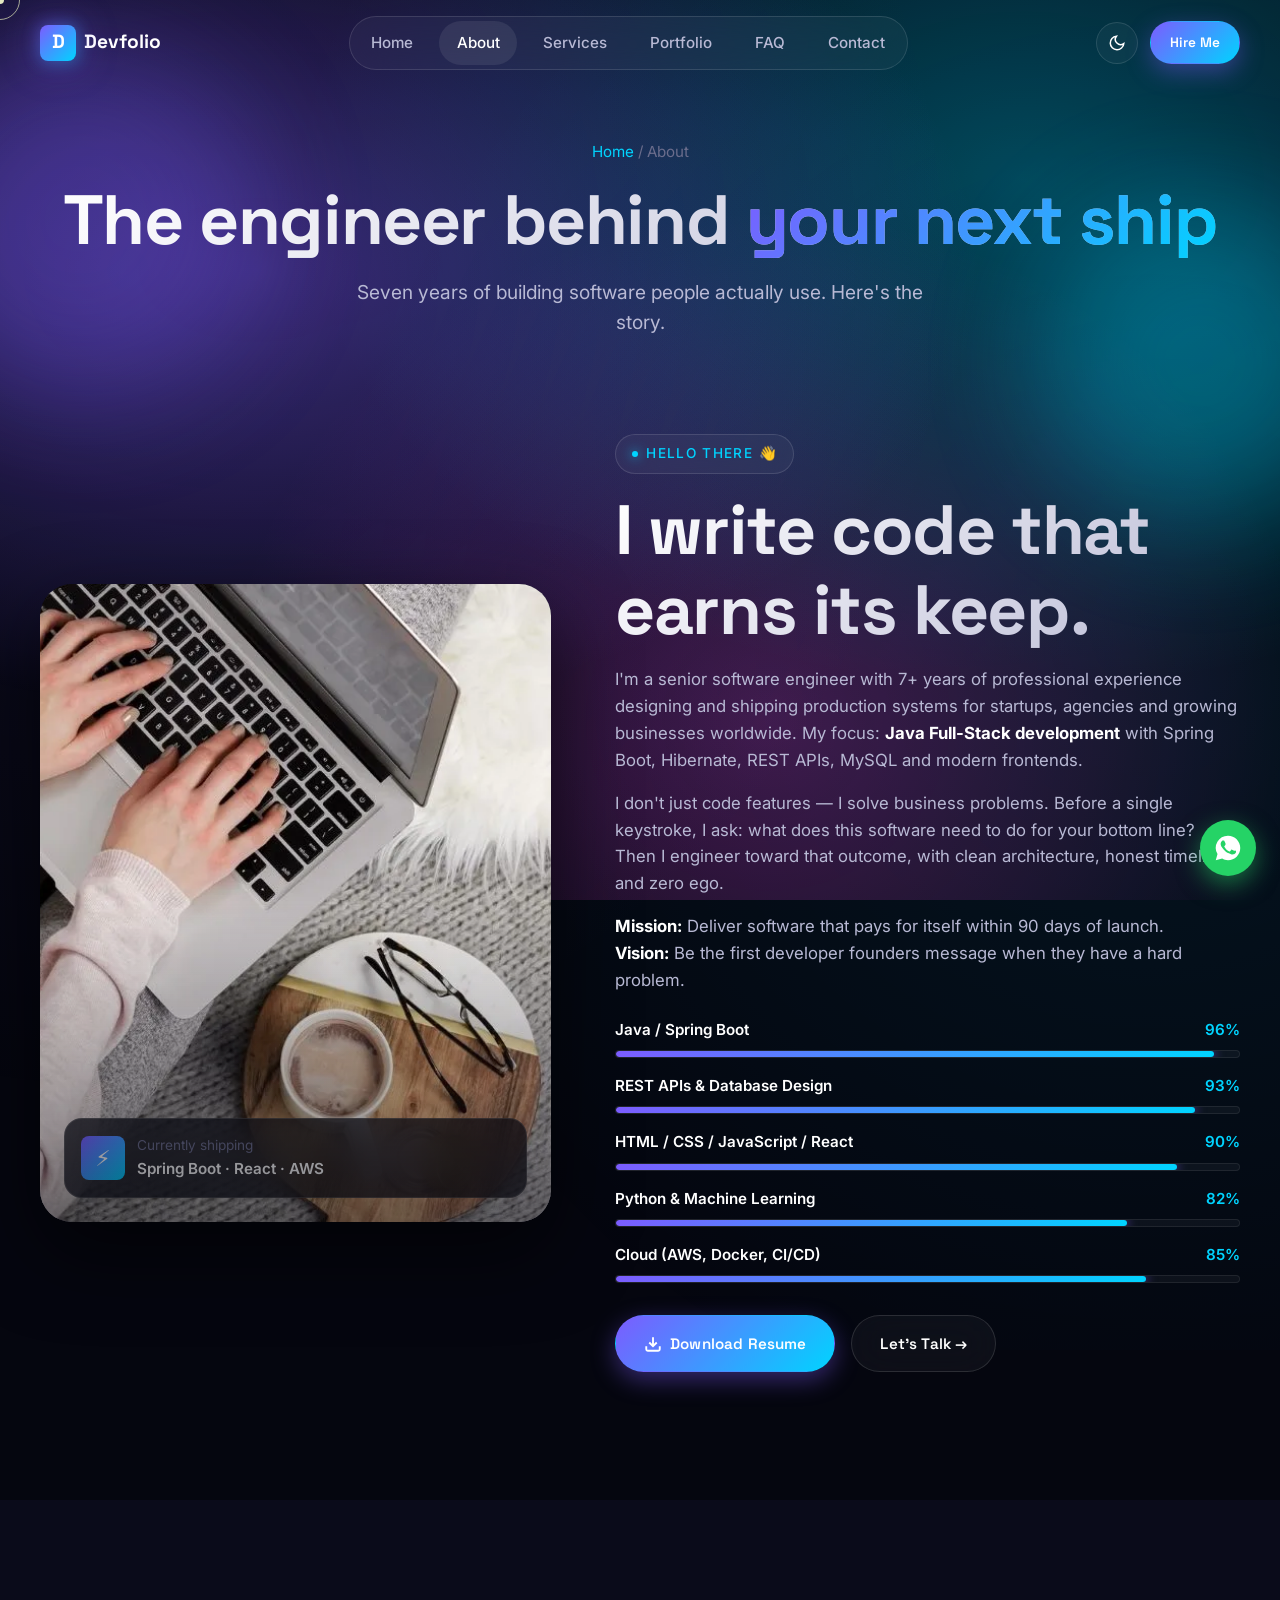
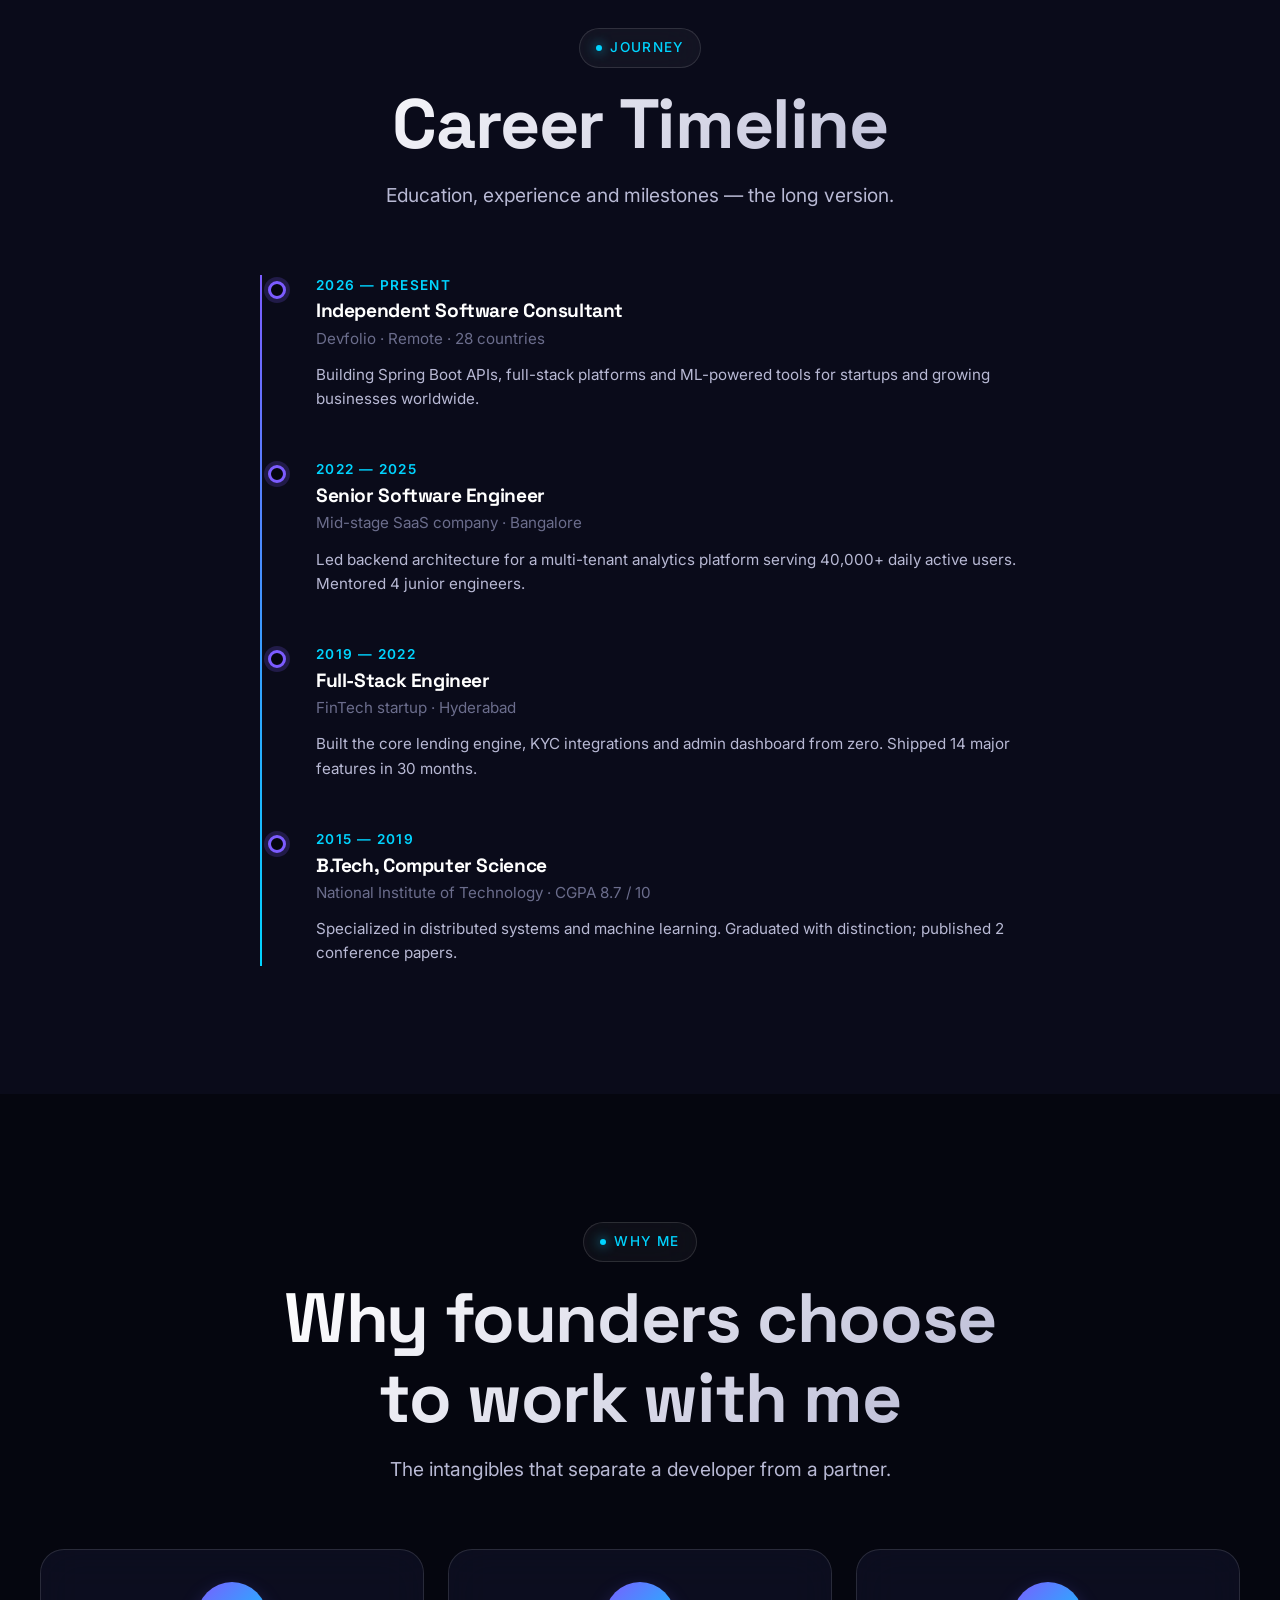
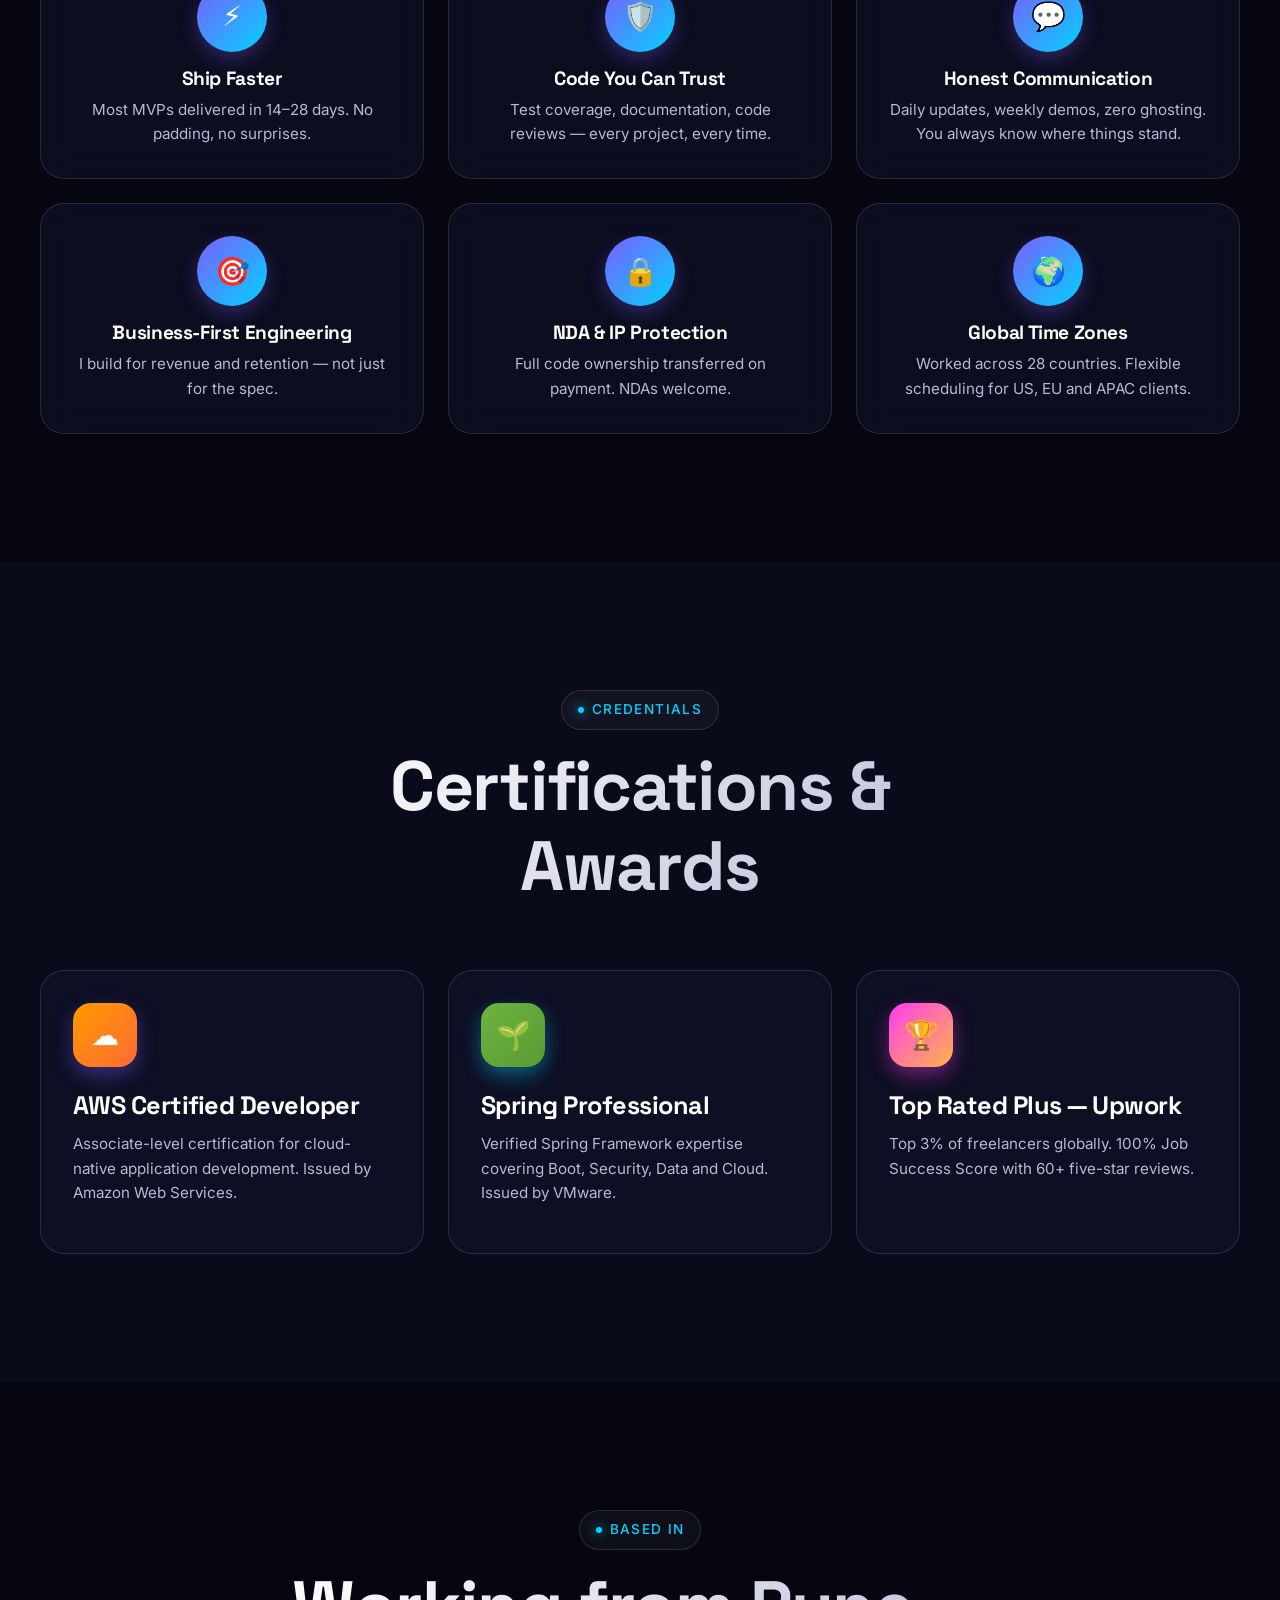
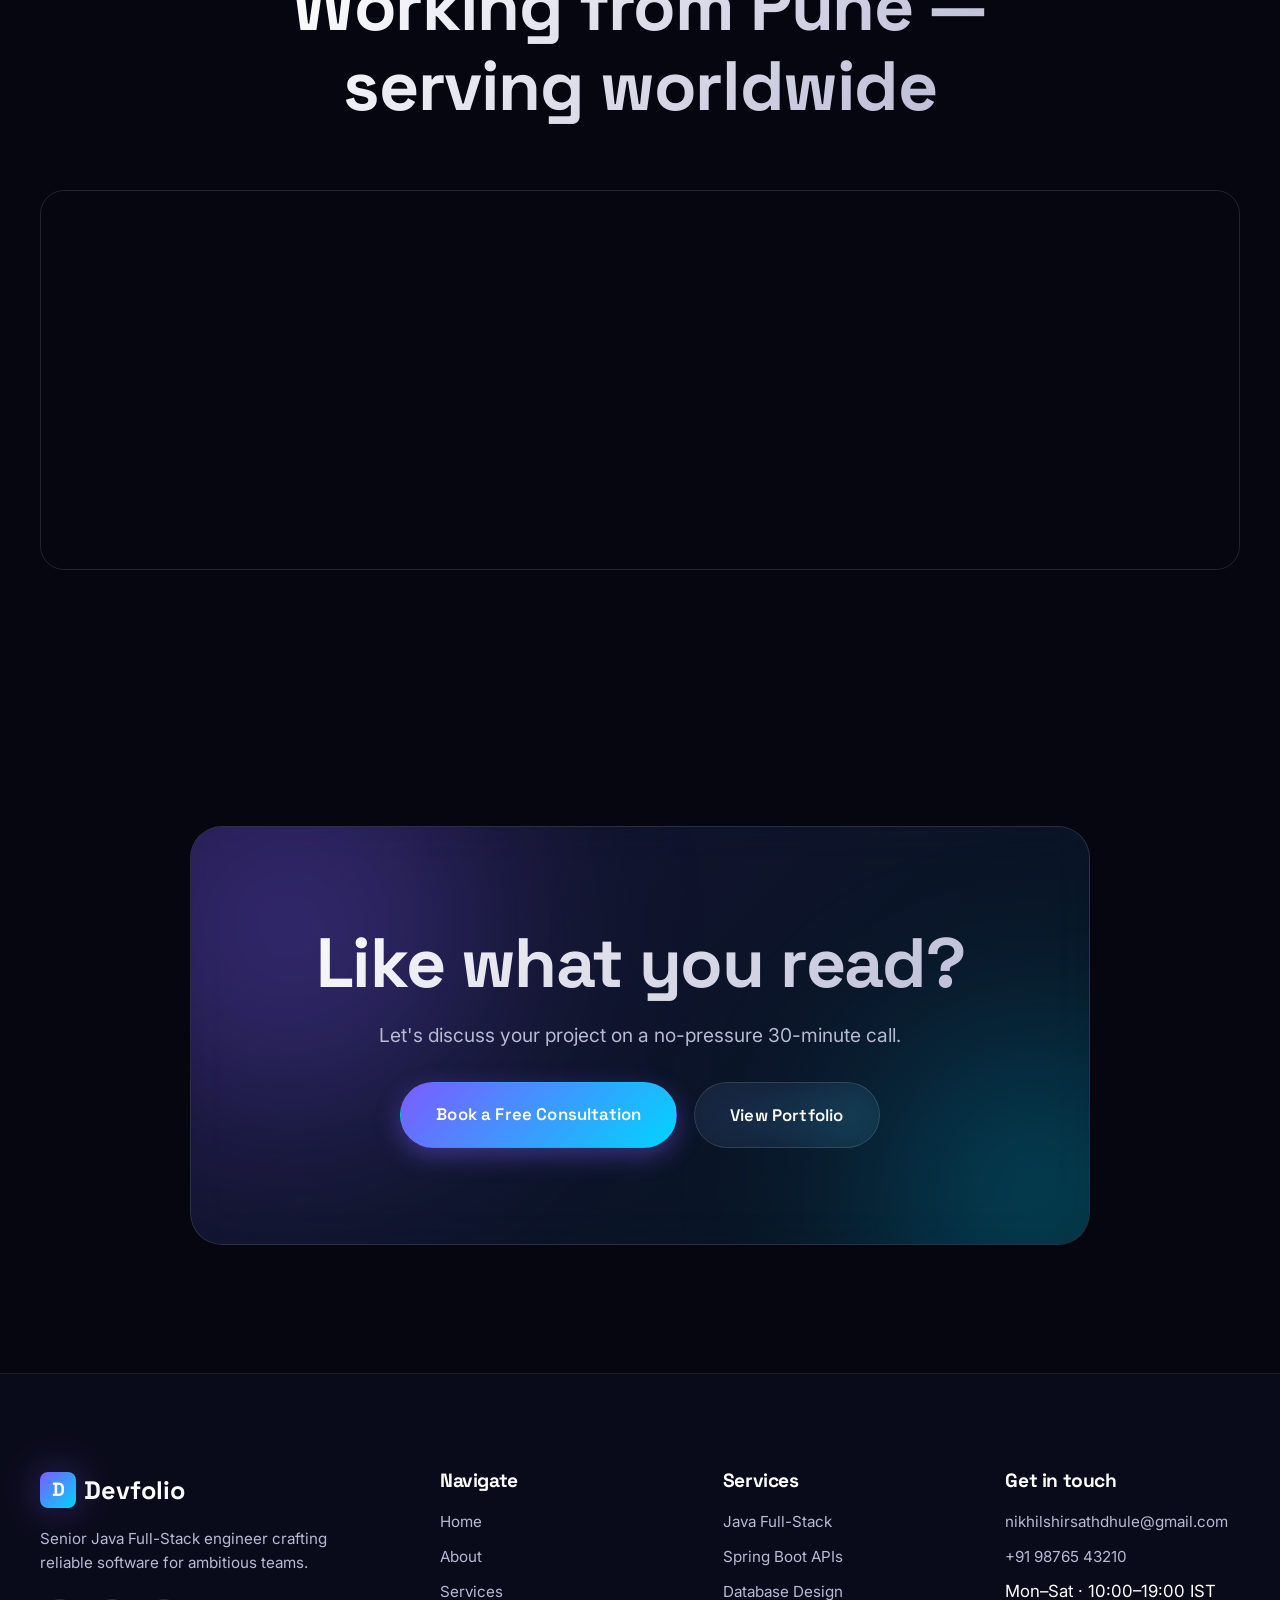
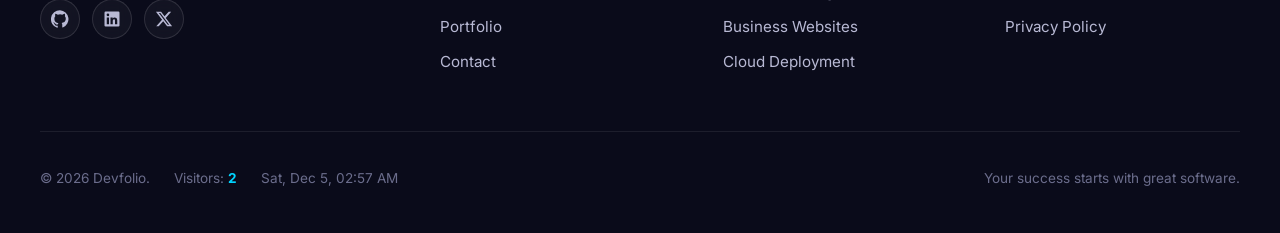
<file: about.html>
<!DOCTYPE html>
<html lang="en">
<head>
  <meta charset="UTF-8" />
  <meta name="viewport" content="width=device-width, initial-scale=1.0" />
  <title>About — Devfolio | Senior Java Full-Stack Developer</title>
  <meta name="description" content="Meet the developer behind Devfolio. 7+ years of shipping production software for startups and enterprises across 28 countries." />
  <meta name="keywords" content="About Java Developer, Software Engineer Profile, Spring Boot Expert, Hire Developer" />
  <link rel="canonical" href="https://devfolio.dev/about.html" />

  <meta property="og:title" content="About — Devfolio | Senior Java Full-Stack Developer" />
  <meta property="og:description" content="7+ years of shipping production software for startups and enterprises across 28 countries." />
  <meta property="og:image" content="https://images.unsplash.com/photo-1517694712202-14dd9538aa97?w=1200&h=630&fit=crop" />

  <link rel="icon" type="image/svg+xml" href="data:image/svg+xml,%3Csvg xmlns='http://www.w3.org/2000/svg' viewBox='0 0 100 100'%3E%3Cdefs%3E%3ClinearGradient id='g' x1='0' y1='0' x2='1' y2='1'%3E%3Cstop offset='0' stop-color='%237c5cff'/%3E%3Cstop offset='1' stop-color='%2300d4ff'/%3E%3C/linearGradient%3E%3C/defs%3E%3Crect width='100' height='100' rx='22' fill='url(%23g)'/%3E%3Ctext x='50' y='68' font-family='Arial' font-weight='700' font-size='56' fill='white' text-anchor='middle'%3ED%3C/text%3E%3C/svg%3E" />

  <link rel="stylesheet" href="css/variables.css" />
  <link rel="stylesheet" href="css/style.css" />
  <link rel="stylesheet" href="css/animations.css" />
  <link rel="stylesheet" href="css/responsive.css" />
</head>
<body>
  <div class="loader" id="loader"><div class="loader-logo">Devfolio</div><div class="loader-bar"><div class="loader-bar-fill"></div></div></div>
  <div class="cursor-dot"></div><div class="cursor-ring"></div>
  <div class="scroll-progress" id="scroll-progress"></div>

  <!-- Nav -->
  <header class="navbar" id="navbar">
    <div class="container nav-container">
      <a href="index.html" class="nav-logo"><span class="nav-logo-icon">D</span><span>Devfolio</span></a>
      <nav class="nav-menu" id="nav-menu">
        <a href="index.html" class="nav-link">Home</a>
        <a href="about.html" class="nav-link">About</a>
        <a href="services.html" class="nav-link">Services</a>
        <a href="portfolio.html" class="nav-link">Portfolio</a>
        <a href="faq.html" class="nav-link">FAQ</a>
        <a href="contact.html" class="nav-link">Contact</a>
      </nav>
      <div class="nav-actions">
        <button class="theme-toggle" id="theme-toggle" aria-label="Toggle theme">
          <svg class="moon-icon" viewBox="0 0 24 24" fill="none" stroke="currentColor" stroke-width="2"><path d="M21 12.79A9 9 0 1 1 11.21 3 7 7 0 0 0 21 12.79z"/></svg>
          <svg class="sun-icon" viewBox="0 0 24 24" fill="none" stroke="currentColor" stroke-width="2"><circle cx="12" cy="12" r="4"/><path d="M12 2v2M12 20v2M4.93 4.93l1.41 1.41M17.66 17.66l1.41 1.41M2 12h2M20 12h2M4.93 19.07l1.41-1.41M17.66 6.34l1.41-1.41"/></svg>
        </button>
        <a href="contact.html" class="btn btn-primary btn-sm">Hire Me</a>
        <button class="nav-toggle" id="nav-toggle" aria-label="Menu"><span></span><span></span><span></span></button>
      </div>
    </div>
  </header>

  <main>
    <!-- Page Header -->
    <section class="page-header">
      <div class="floating-shape shape-1"></div>
      <div class="floating-shape shape-2"></div>
      <div class="container">
        <div class="page-breadcrumb"><a href="index.html">Home</a> / About</div>
        <h1 class="page-title">The engineer behind <span class="gradient-text">your next ship</span></h1>
        <p class="section-subtitle">Seven years of building software people actually use. Here's the story.</p>
      </div>
    </section>

    <!-- About Intro -->
    <section style="padding-top: var(--space-xl);">
      <div class="container">
        <div class="about-grid">
          <div class="about-image-wrapper reveal-left">
            <img src="images/about.webp" alt="Developer at work" loading="lazy" />
            <div class="about-image-badge">
              <div class="about-image-badge-icon">⚡</div>
              <div>
                <div class="float-card-label">Currently shipping</div>
                <div class="float-card-value">Spring Boot · React · AWS</div>
              </div>
            </div>
          </div>
          <div class="about-content reveal-right">
            <span class="section-tag">Hello there 👋</span>
            <h2 class="section-title" style="text-align:left">I write code that earns its keep.</h2>
            <p>I'm a senior software engineer with 7+ years of professional experience designing and shipping production systems for startups, agencies and growing businesses worldwide. My focus: <strong style="color:var(--text-primary)">Java Full-Stack development</strong> with Spring Boot, Hibernate, REST APIs, MySQL and modern frontends.</p>
            <p>I don't just code features — I solve business problems. Before a single keystroke, I ask: what does this software need to do for your bottom line? Then I engineer toward that outcome, with clean architecture, honest timelines and zero ego.</p>
            <p><strong style="color:var(--text-primary)">Mission:</strong> Deliver software that pays for itself within 90 days of launch.<br/>
              <strong style="color:var(--text-primary)">Vision:</strong> Be the first developer founders message when they have a hard problem.</p>

            <!-- Skills bars -->
            <div class="skills-list">
              <div class="skill-item">
                <div class="skill-header"><span class="skill-name">Java / Spring Boot</span><span class="skill-percent">96%</span></div>
                <div class="skill-bar"><div class="skill-bar-fill" data-fill="96"></div></div>
              </div>
              <div class="skill-item">
                <div class="skill-header"><span class="skill-name">REST APIs & Database Design</span><span class="skill-percent">93%</span></div>
                <div class="skill-bar"><div class="skill-bar-fill" data-fill="93"></div></div>
              </div>
              <div class="skill-item">
                <div class="skill-header"><span class="skill-name">HTML / CSS / JavaScript / React</span><span class="skill-percent">90%</span></div>
                <div class="skill-bar"><div class="skill-bar-fill" data-fill="90"></div></div>
              </div>
              <div class="skill-item">
                <div class="skill-header"><span class="skill-name">Python & Machine Learning</span><span class="skill-percent">82%</span></div>
                <div class="skill-bar"><div class="skill-bar-fill" data-fill="82"></div></div>
              </div>
              <div class="skill-item">
                <div class="skill-header"><span class="skill-name">Cloud (AWS, Docker, CI/CD)</span><span class="skill-percent">85%</span></div>
                <div class="skill-bar"><div class="skill-bar-fill" data-fill="85"></div></div>
              </div>
            </div>

            <div style="display:flex; gap: var(--space-md); margin-top: var(--space-xl); flex-wrap: wrap;">
              <a href="#" download class="btn btn-primary">
                <svg viewBox="0 0 24 24" fill="none" stroke="currentColor" stroke-width="2.5"><path d="M21 15v4a2 2 0 0 1-2 2H5a2 2 0 0 1-2-2v-4M7 10l5 5 5-5M12 15V3"/></svg>
                Download Resume
              </a>
              <a href="contact.html" class="btn btn-secondary">Let's Talk →</a>
            </div>
          </div>
        </div>
      </div>
    </section>

    <!-- Timeline -->
    <section style="background: var(--bg-secondary);">
      <div class="container">
        <div class="section-header reveal">
          <span class="section-tag">Journey</span>
          <h2 class="section-title">Career Timeline</h2>
          <p class="section-subtitle">Education, experience and milestones — the long version.</p>
        </div>
        <div class="timeline">
          <div class="timeline-item reveal-left">
            <div class="timeline-dot"></div>
            <div class="timeline-date">2026 — Present</div>
            <h3 class="timeline-title">Independent Software Consultant</h3>
            <div class="timeline-org">Devfolio · Remote · 28 countries</div>
            <p class="timeline-desc">Building Spring Boot APIs, full-stack platforms and ML-powered tools for startups and growing businesses worldwide.</p>
          </div>
          <div class="timeline-item reveal-left">
            <div class="timeline-dot"></div>
            <div class="timeline-date">2022 — 2025</div>
            <h3 class="timeline-title">Senior Software Engineer</h3>
            <div class="timeline-org">Mid-stage SaaS company · Bangalore</div>
            <p class="timeline-desc">Led backend architecture for a multi-tenant analytics platform serving 40,000+ daily active users. Mentored 4 junior engineers.</p>
          </div>
          <div class="timeline-item reveal-left">
            <div class="timeline-dot"></div>
            <div class="timeline-date">2019 — 2022</div>
            <h3 class="timeline-title">Full-Stack Engineer</h3>
            <div class="timeline-org">FinTech startup · Hyderabad</div>
            <p class="timeline-desc">Built the core lending engine, KYC integrations and admin dashboard from zero. Shipped 14 major features in 30 months.</p>
          </div>
          <div class="timeline-item reveal-left">
            <div class="timeline-dot"></div>
            <div class="timeline-date">2015 — 2019</div>
            <h3 class="timeline-title">B.Tech, Computer Science</h3>
            <div class="timeline-org">National Institute of Technology · CGPA 8.7 / 10</div>
            <p class="timeline-desc">Specialized in distributed systems and machine learning. Graduated with distinction; published 2 conference papers.</p>
          </div>
        </div>
      </div>
    </section>

    <!-- Why Hire Me -->
    <section>
      <div class="container">
        <div class="section-header reveal">
          <span class="section-tag">Why Me</span>
          <h2 class="section-title">Why founders choose to work with me</h2>
          <p class="section-subtitle">The intangibles that separate a developer from a partner.</p>
        </div>
        <div class="why-grid reveal-stagger">
          <div class="why-card" data-tilt>
            <div class="why-icon">⚡</div>
            <h3 class="why-title">Ship Faster</h3>
            <p class="why-desc">Most MVPs delivered in 14–28 days. No padding, no surprises.</p>
          </div>
          <div class="why-card" data-tilt>
            <div class="why-icon">🛡️</div>
            <h3 class="why-title">Code You Can Trust</h3>
            <p class="why-desc">Test coverage, documentation, code reviews — every project, every time.</p>
          </div>
          <div class="why-card" data-tilt>
            <div class="why-icon">💬</div>
            <h3 class="why-title">Honest Communication</h3>
            <p class="why-desc">Daily updates, weekly demos, zero ghosting. You always know where things stand.</p>
          </div>
          <div class="why-card" data-tilt>
            <div class="why-icon">🎯</div>
            <h3 class="why-title">Business-First Engineering</h3>
            <p class="why-desc">I build for revenue and retention — not just for the spec.</p>
          </div>
          <div class="why-card" data-tilt>
            <div class="why-icon">🔒</div>
            <h3 class="why-title">NDA & IP Protection</h3>
            <p class="why-desc">Full code ownership transferred on payment. NDAs welcome.</p>
          </div>
          <div class="why-card" data-tilt>
            <div class="why-icon">🌍</div>
            <h3 class="why-title">Global Time Zones</h3>
            <p class="why-desc">Worked across 28 countries. Flexible scheduling for US, EU and APAC clients.</p>
          </div>
        </div>
      </div>
    </section>

    <!-- Certifications -->
    <section style="background: var(--bg-secondary);">
      <div class="container">
        <div class="section-header reveal">
          <span class="section-tag">Credentials</span>
          <h2 class="section-title">Certifications & Awards</h2>
        </div>
        <div class="services-grid reveal-stagger">
          <div class="service-card">
            <div class="service-icon" style="background: linear-gradient(135deg, #ff9900, #ff6b35);">☁️</div>
            <h3 class="service-title">AWS Certified Developer</h3>
            <p class="service-desc">Associate-level certification for cloud-native application development. Issued by Amazon Web Services.</p>
          </div>
          <div class="service-card">
            <div class="service-icon" style="background: linear-gradient(135deg, #6db33f, #5a9b35);">🌱</div>
            <h3 class="service-title">Spring Professional</h3>
            <p class="service-desc">Verified Spring Framework expertise covering Boot, Security, Data and Cloud. Issued by VMware.</p>
          </div>
          <div class="service-card">
            <div class="service-icon">🏆</div>
            <h3 class="service-title">Top Rated Plus — Upwork</h3>
            <p class="service-desc">Top 3% of freelancers globally. 100% Job Success Score with 60+ five-star reviews.</p>
          </div>
        </div>
      </div>
    </section>

    <!-- Map -->
    <section>
      <div class="container">
        <div class="section-header reveal">
          <span class="section-tag">Based In</span>
          <h2 class="section-title">Working from Pune — serving worldwide</h2>
        </div>
        <div class="map-wrapper reveal-scale">
          <iframe src="https://www.google.com/maps/embed?pb=!1m18!1m12!1m3!1d30272.770405528333!2d73.83503385406599!3d18.52435868348304!2m3!1f0!2f0!3f0!3m2!1i1024!2i768!4f13.1!3m3!1m2!1s0x3bc2bf2e67461101%3A0x828e12536678b91a!2sPune%2C%20Maharashtra!5e0!3m2!1sen!2sin!4v1700000000000" loading="lazy" referrerpolicy="no-referrer-when-downgrade" title="Bangalore Map"></iframe>
        </div>
      </div>
    </section>

    <!-- CTA -->
    <section class="cta-section">
      <div class="container">
        <div class="cta-card reveal-scale">
          <h2 class="cta-title">Like what you read?</h2>
          <p class="cta-desc">Let's discuss your project on a no-pressure 30-minute call.</p>
          <div class="cta-actions">
            <a href="contact.html" class="btn btn-primary btn-lg btn-magnetic">Book a Free Consultation</a>
            <a href="portfolio.html" class="btn btn-secondary btn-lg">View Portfolio</a>
          </div>
        </div>
      </div>
    </section>
  </main>

  <!-- Footer (compact – shared structure) -->
  <footer class="footer">
    <div class="container">
      <div class="footer-grid">
        <div class="footer-brand">
          <div class="footer-brand-logo"><span class="nav-logo-icon">D</span><span>Devfolio</span></div>
          <p class="footer-desc">Senior Java Full-Stack engineer crafting reliable software for ambitious teams.</p>
          <div class="footer-socials">
            <a class="social-link" href="#" aria-label="GitHub"><svg viewBox="0 0 24 24" fill="currentColor"><path d="M12 .3a12 12 0 0 0-3.8 23.4c.6.1.8-.3.8-.6v-2.2c-3.3.7-4-1.6-4-1.6-.6-1.4-1.4-1.8-1.4-1.8-1.1-.7.1-.7.1-.7 1.2.1 1.9 1.2 1.9 1.2 1.1 1.9 2.9 1.3 3.6 1 .1-.8.4-1.3.8-1.6-2.7-.3-5.5-1.3-5.5-6 0-1.3.5-2.4 1.2-3.2-.1-.3-.5-1.5.1-3.2 0 0 1-.3 3.3 1.2a11.5 11.5 0 0 1 6 0c2.3-1.5 3.3-1.2 3.3-1.2.7 1.7.2 2.9.1 3.2.8.8 1.2 1.9 1.2 3.2 0 4.6-2.8 5.6-5.5 5.9.4.4.8 1.1.8 2.2v3.3c0 .3.2.7.8.6A12 12 0 0 0 12 .3"/></svg></a>
            <a class="social-link" href="#" aria-label="LinkedIn"><svg viewBox="0 0 24 24" fill="currentColor"><path d="M20.5 2h-17A1.5 1.5 0 0 0 2 3.5v17A1.5 1.5 0 0 0 3.5 22h17a1.5 1.5 0 0 0 1.5-1.5v-17A1.5 1.5 0 0 0 20.5 2zM8 19H5v-9h3zM6.5 8.25A1.75 1.75 0 1 1 8.3 6.5a1.78 1.78 0 0 1-1.8 1.75zM19 19h-3v-4.74c0-1.42-.6-1.93-1.38-1.93A1.74 1.74 0 0 0 13 14.19V19h-3v-9h2.9v1.3a3.11 3.11 0 0 1 2.7-1.4c1.55 0 3.36.86 3.36 3.66z"/></svg></a>
            <a class="social-link" href="#" aria-label="Twitter"><svg viewBox="0 0 24 24" fill="currentColor"><path d="M18.244 2.25h3.308l-7.227 8.26 8.502 11.24H16.17l-5.214-6.817L4.99 21.75H1.68l7.73-8.835L1.254 2.25H8.08l4.713 6.231zm-1.161 17.52h1.833L7.084 4.126H5.117z"/></svg></a>
          </div>
        </div>
        <div class="footer-col"><h4>Navigate</h4><ul><li><a href="index.html">Home</a></li><li><a href="about.html">About</a></li><li><a href="services.html">Services</a></li><li><a href="portfolio.html">Portfolio</a></li><li><a href="contact.html">Contact</a></li></ul></div>
        <div class="footer-col"><h4>Services</h4><ul><li><a href="services.html">Java Full-Stack</a></li><li><a href="services.html">Spring Boot APIs</a></li><li><a href="services.html">Database Design</a></li><li><a href="services.html">Business Websites</a></li><li><a href="services.html">Cloud Deployment</a></li></ul></div>
        <div class="footer-col"><h4>Get in touch</h4><ul><li><a href="mailto:nikhilshirsathdhule@gmail.com">nikhilshirsathdhule@gmail.com</a></li><li><a href="tel:+919876543210">+91 98765 43210</a></li><li>Mon–Sat · 10:00–19:00 IST</li><li><a href="privacy.html">Privacy Policy</a></li></ul></div>
      </div>
      <div class="footer-bottom">
        <div class="info-bar" style="gap: 1.5rem;">
          <span>© 2026 Devfolio.</span>
          <span>Visitors: <strong id="visitor-count" style="color: var(--accent-secondary)">0</strong></span>
          <span id="current-datetime"></span>
        </div>
        <span>Your success starts with great software.</span>
      </div>
    </div>
  </footer>

  <a href="https://wa.me/919876543210" class="whatsapp-float" aria-label="WhatsApp" target="_blank" rel="noopener">
    <svg viewBox="0 0 24 24" fill="currentColor"><path d="M17.5 14.4c-.3-.2-1.7-.9-2-1s-.5-.2-.7.2-.8 1-1 1.2-.4.2-.7.1c-1-.5-2-1-2.7-1.9-.7-.8-1.3-1.8-1.5-2.1-.2-.4 0-.5.2-.7.2-.2.4-.4.5-.6s.2-.3.3-.5c.1-.3 0-.5 0-.7s-.7-1.8-1-2.4c-.3-.6-.5-.5-.7-.5h-.6c-.2 0-.5.1-.8.4-.3.4-1.1 1.1-1.1 2.6s1.2 3 1.4 3.2c.2.2 2.3 3.5 5.6 4.9.8.4 1.4.6 1.9.7.8.2 1.5.2 2.1.1.6-.1 1.7-.7 2-1.4.2-.7.2-1.3.1-1.4-.1-.2-.3-.3-.6-.4M12 22.5c-1.8 0-3.5-.5-5-1.4l-5.5 1.5 1.5-5.4A10.4 10.4 0 0 1 12 1.5c5.8 0 10.5 4.7 10.5 10.5S17.8 22.5 12 22.5"/></svg>
  </a>
  <button class="back-to-top" id="back-to-top" aria-label="Back to top">
    <svg width="18" height="18" viewBox="0 0 24 24" fill="none" stroke="currentColor" stroke-width="2.5"><path d="M18 15l-6-6-6 6"/></svg>
  </button>
  <div class="toast-container" id="toast-container"></div>

  <script src="js/theme.js"></script>
  <script src="js/main.js"></script>
  <script src="js/animation.js"></script>
</body>
</html>
</file>
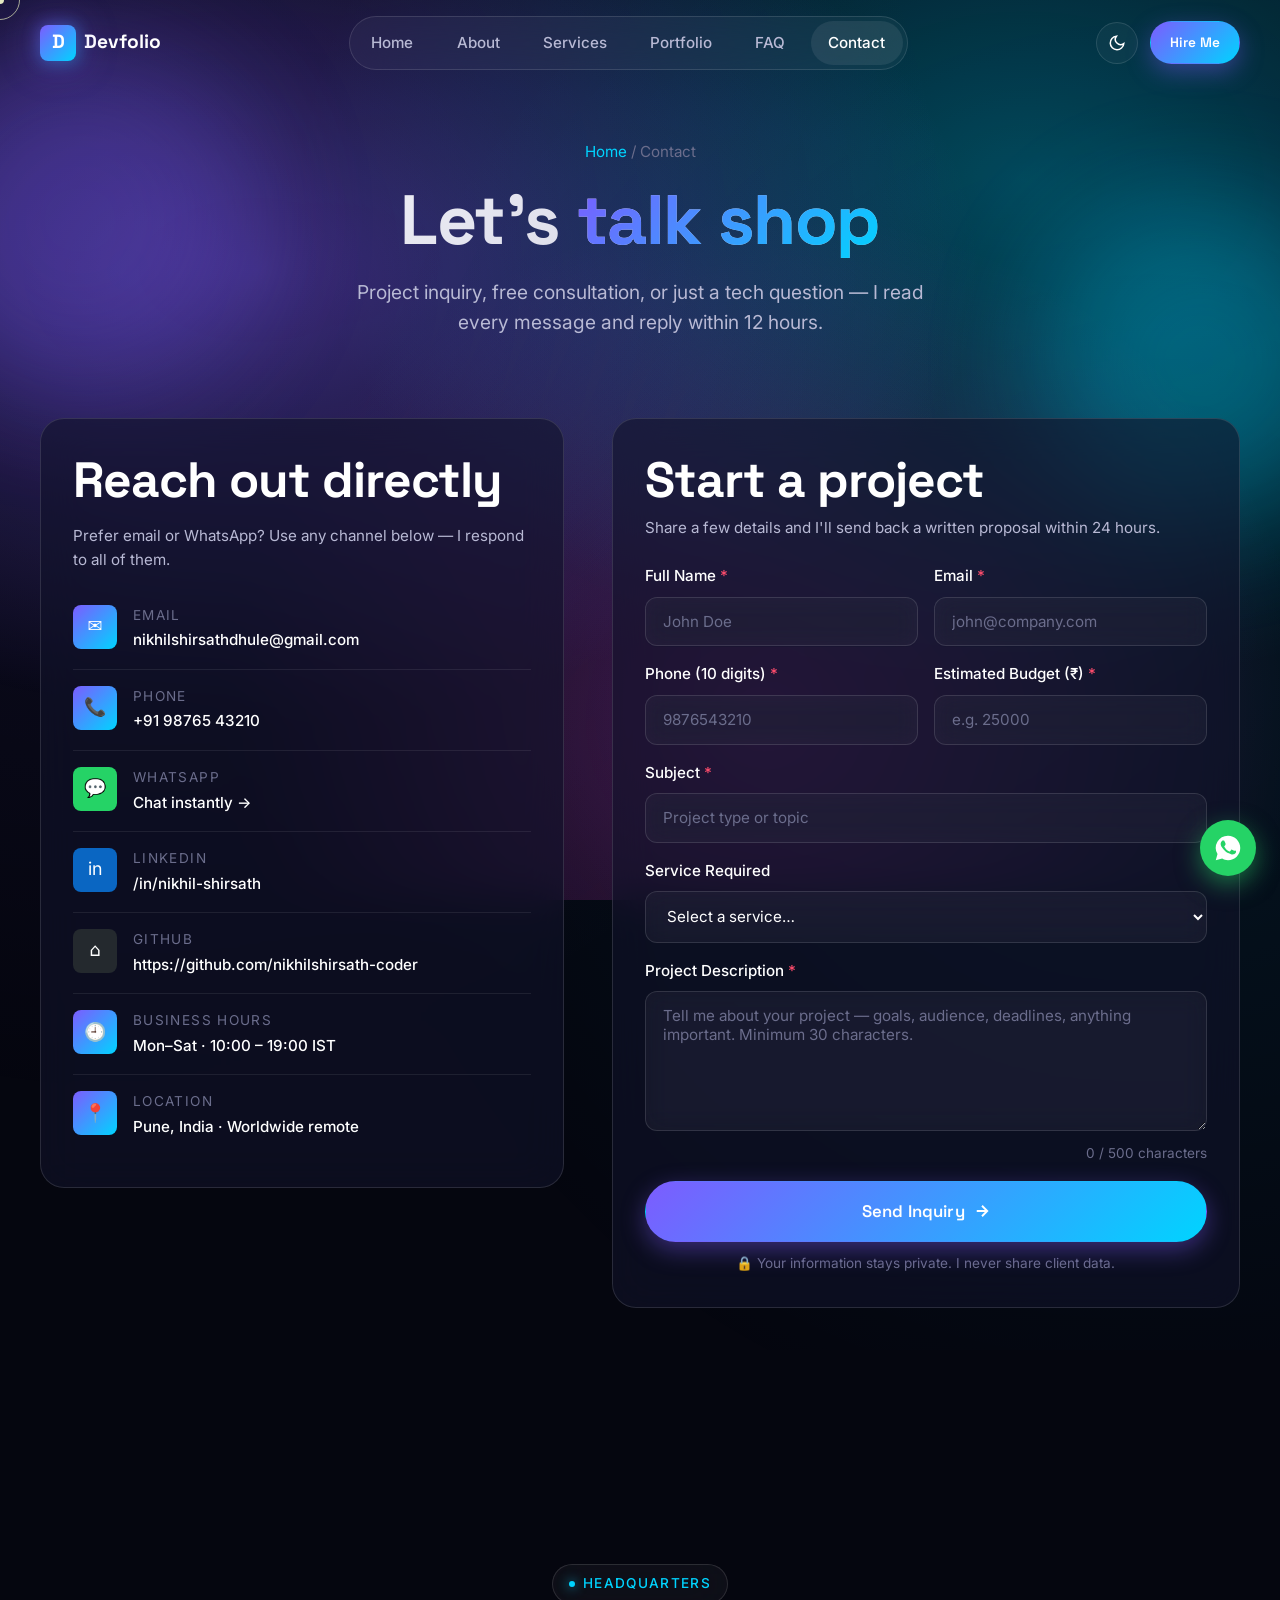
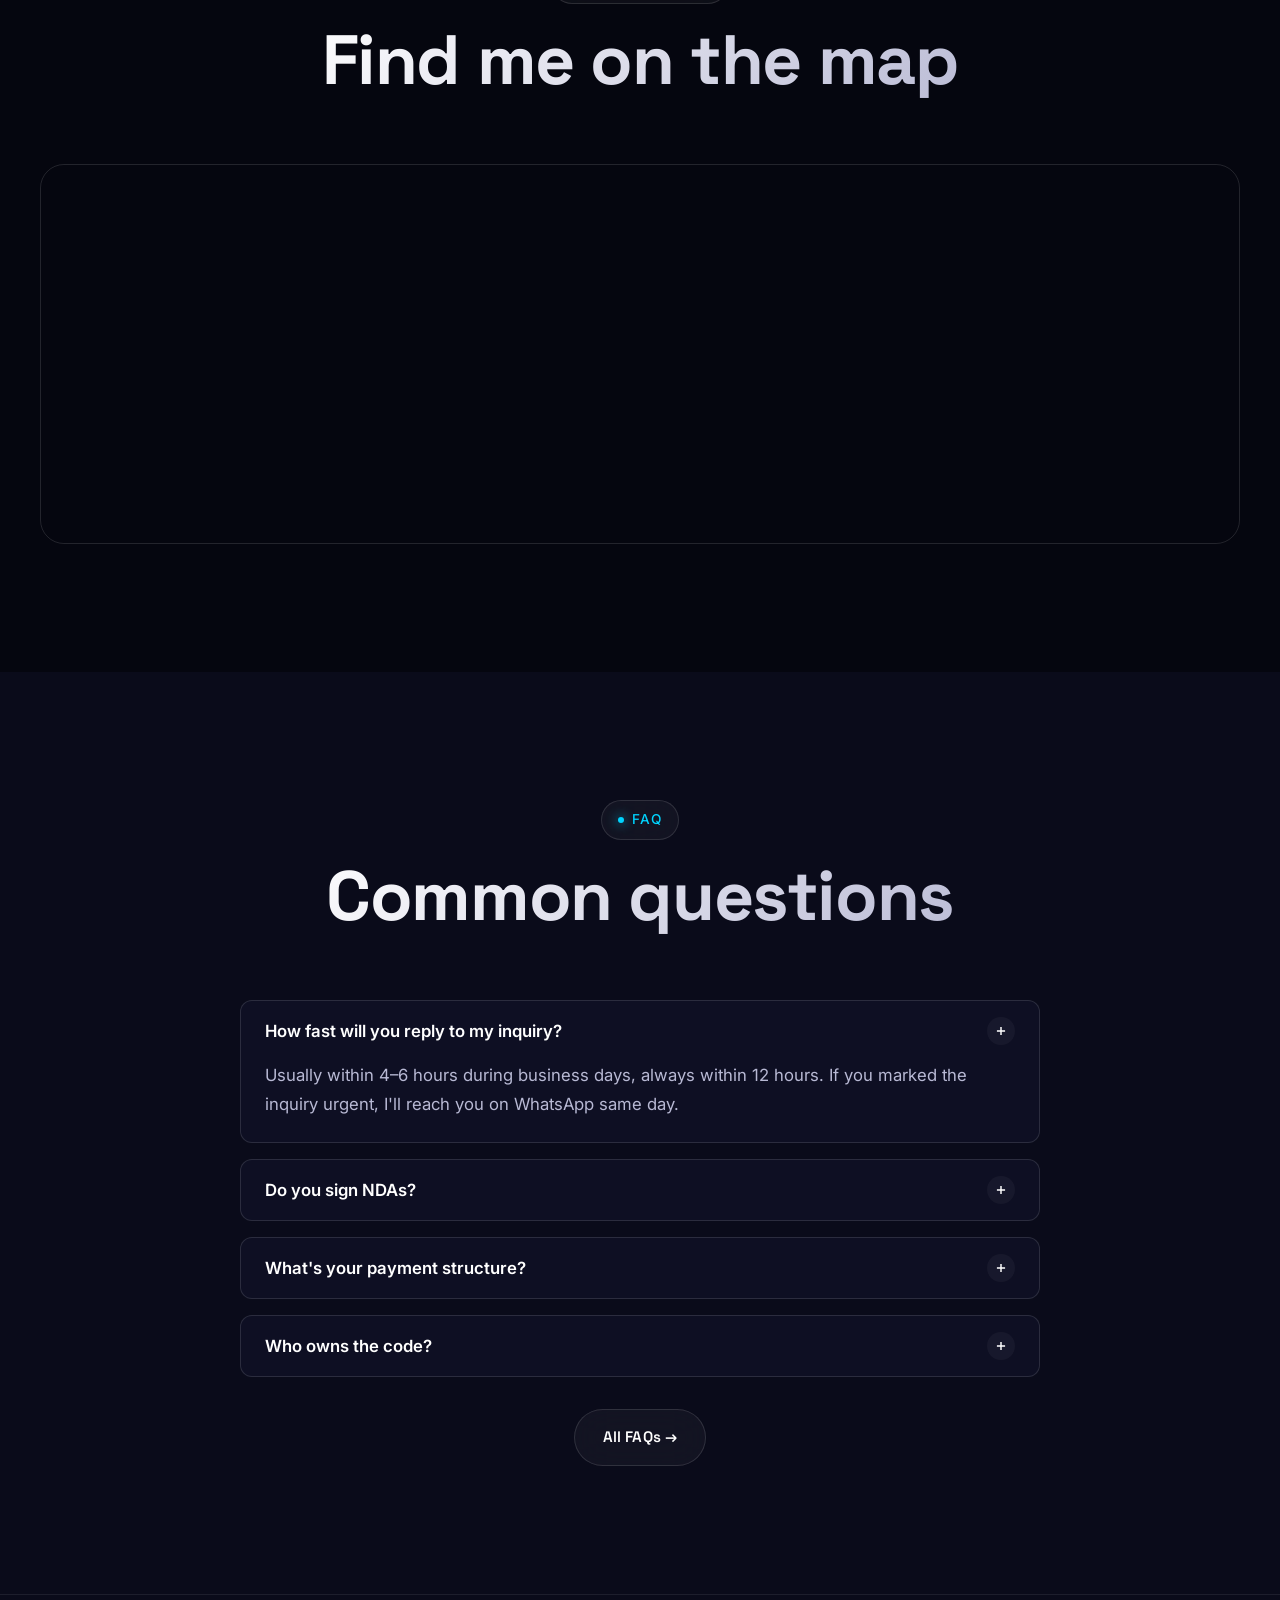
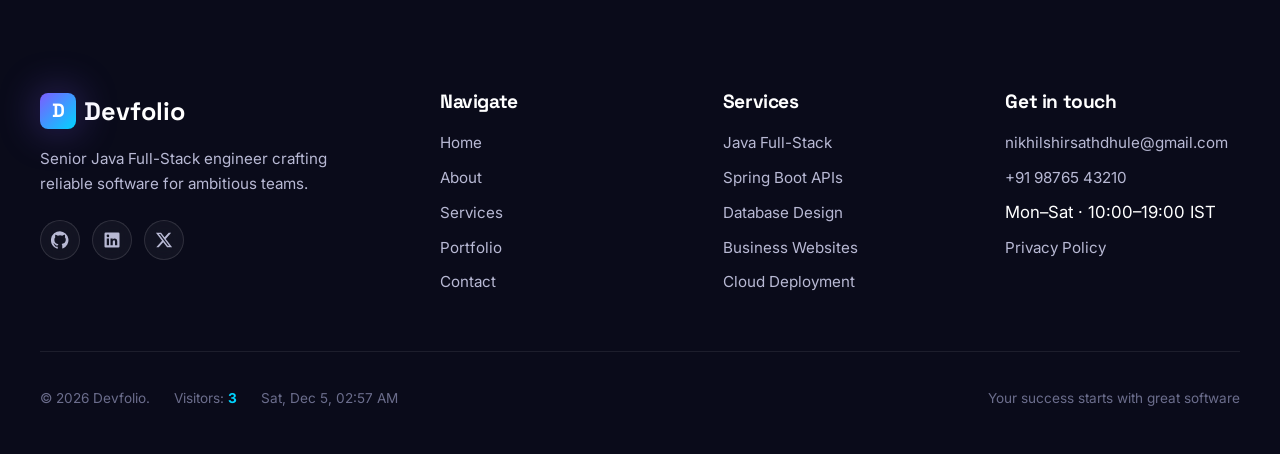
<file: contact.html>
<!DOCTYPE html>
<html lang="en">
<head>
  <meta charset="UTF-8" />
  <meta name="viewport" content="width=device-width, initial-scale=1.0" />
  <title>Contact — Devfolio | Hire Me or Request a Quote</title>
  <meta name="description" content="Send an inquiry, request a project quote, or book a free 30-minute consultation. Most replies within 12 hours." />
  <meta name="keywords" content="Hire Developer, Contact Java Developer, Project Inquiry, Get a Quote" />
  <link rel="canonical" href="https://devfolio.dev/contact.html" />
  <link rel="icon" type="image/svg+xml" href="data:image/svg+xml,%3Csvg xmlns='http://www.w3.org/2000/svg' viewBox='0 0 100 100'%3E%3Cdefs%3E%3ClinearGradient id='g' x1='0' y1='0' x2='1' y2='1'%3E%3Cstop offset='0' stop-color='%237c5cff'/%3E%3Cstop offset='1' stop-color='%2300d4ff'/%3E%3C/linearGradient%3E%3C/defs%3E%3Crect width='100' height='100' rx='22' fill='url(%23g)'/%3E%3Ctext x='50' y='68' font-family='Arial' font-weight='700' font-size='56' fill='white' text-anchor='middle'%3ED%3C/text%3E%3C/svg%3E" />
  <link rel="stylesheet" href="css/variables.css" />
  <link rel="stylesheet" href="css/style.css" />
  <link rel="stylesheet" href="css/animations.css" />
  <link rel="stylesheet" href="css/responsive.css" />
</head>
<body>
  <div class="loader" id="loader"><div class="loader-logo">Devfolio</div><div class="loader-bar"><div class="loader-bar-fill"></div></div></div>
  <div class="cursor-dot"></div><div class="cursor-ring"></div>
  <div class="scroll-progress" id="scroll-progress"></div>

  <header class="navbar" id="navbar">
    <div class="container nav-container">
      <a href="index.html" class="nav-logo"><span class="nav-logo-icon">D</span><span>Devfolio</span></a>
      <nav class="nav-menu" id="nav-menu">
        <a href="index.html" class="nav-link">Home</a>
        <a href="about.html" class="nav-link">About</a>
        <a href="services.html" class="nav-link">Services</a>
        <a href="portfolio.html" class="nav-link">Portfolio</a>
        <a href="faq.html" class="nav-link">FAQ</a>
        <a href="contact.html" class="nav-link">Contact</a>
      </nav>
      <div class="nav-actions">
        <button class="theme-toggle" id="theme-toggle" aria-label="Toggle theme">
          <svg class="moon-icon" viewBox="0 0 24 24" fill="none" stroke="currentColor" stroke-width="2"><path d="M21 12.79A9 9 0 1 1 11.21 3 7 7 0 0 0 21 12.79z"/></svg>
          <svg class="sun-icon" viewBox="0 0 24 24" fill="none" stroke="currentColor" stroke-width="2"><circle cx="12" cy="12" r="4"/><path d="M12 2v2M12 20v2M4.93 4.93l1.41 1.41M17.66 17.66l1.41 1.41M2 12h2M20 12h2M4.93 19.07l1.41-1.41M17.66 6.34l1.41-1.41"/></svg>
        </button>
        <a href="contact.html" class="btn btn-primary btn-sm">Hire Me</a>
        <button class="nav-toggle" id="nav-toggle" aria-label="Menu"><span></span><span></span><span></span></button>
      </div>
    </div>
  </header>

  <main>
    <section class="page-header">
      <div class="floating-shape shape-1"></div>
      <div class="floating-shape shape-2"></div>
      <div class="container">
        <div class="page-breadcrumb"><a href="index.html">Home</a> / Contact</div>
        <h1 class="page-title">Let's <span class="gradient-text">talk shop</span></h1>
        <p class="section-subtitle">Project inquiry, free consultation, or just a tech question — I read every message and reply within 12 hours.</p>
      </div>
    </section>

    <section id="quote" style="padding-top: var(--space-md);">
      <div class="container">
        <div class="contact-grid">

          <!-- Contact Info -->
          <aside class="contact-info-card reveal-left">
            <h3 style="margin-bottom: var(--space-md);">Reach out directly</h3>
            <p style="font-size: var(--fs-sm); color: var(--text-secondary); margin-bottom: var(--space-md);">Prefer email or WhatsApp? Use any channel below — I respond to all of them.</p>

            <div class="contact-info-item">
              <div class="contact-info-icon">✉️</div>
              <div>
                <div class="contact-info-label">Email</div>
                <div class="contact-info-value"><a href="https://mail.google.com/mail/?view=cm&fs=1&to=nikhilshirsathdhule@gmail.com">nikhilshirsathdhule@gmail.com</a></div>
              </div>
            </div>
            <div class="contact-info-item">
              <div class="contact-info-icon">📞</div>
              <div>
                <div class="contact-info-label">Phone</div>
                <div class="contact-info-value"><a href="tel:+919876543210">+91 98765 43210</a></div>
              </div>
            </div>
            <div class="contact-info-item">
              <div class="contact-info-icon" style="background: #25D366;">💬</div>
              <div>
                <div class="contact-info-label">WhatsApp</div>
                <div class="contact-info-value"><a href="https://wa.me/919876543210" target="_blank" rel="noopener">Chat instantly →</a></div>
              </div>
            </div>
            <div class="contact-info-item">
              <div class="contact-info-icon" style="background: #0a66c2;">in</div>
              <div>
                <div class="contact-info-label">LinkedIn</div>
                <div class="contact-info-value"><a href="https://in.linkedin.com/in/nikhil-shirsath-50941b26a" target="_blank" rel="noopener">/in/nikhil-shirsath</a></div>
              </div>
            </div>
            <div class="contact-info-item">
              <div class="contact-info-icon" style="background: #24292e;">⌂</div>
              <div>
                <div class="contact-info-label">GitHub</div>
                <div class="contact-info-value"><a href="https://github.com/nikhilshirsath-coder" target="_blank" rel="noopener">https://github.com/nikhilshirsath-coder</a></div>
              </div>
            </div>
            <div class="contact-info-item">
              <div class="contact-info-icon">🕘</div>
              <div>
                <div class="contact-info-label">Business Hours</div>
                <div class="contact-info-value">Mon–Sat · 10:00 – 19:00 IST</div>
              </div>
            </div>
            <div class="contact-info-item">
              <div class="contact-info-icon">📍</div>
              <div>
                <div class="contact-info-label">Location</div>
                <div class="contact-info-value">Pune, India · Worldwide remote</div>
              </div>
            </div>
          </aside>

          <!-- Contact Form -->
          <div class="contact-form-card reveal-right">
            <h3 style="margin-bottom: var(--space-xs);">Start a project</h3>
            <p style="font-size: var(--fs-sm); color: var(--text-secondary); margin-bottom: var(--space-lg);">Share a few details and I'll send back a written proposal within 24 hours.</p>

            <form id="contact-form" novalidate>
              <div class="form-row">
                <div class="form-group">
                  <label class="form-label" for="name">Full Name <span class="required">*</span></label>
                  <input type="text" class="form-input" id="name" name="name" placeholder="John Doe" />
                  <div class="form-error"></div>
                </div>
                <div class="form-group">
                  <label class="form-label" for="email">Email <span class="required">*</span></label>
                  <input type="email" class="form-input" id="email" name="email" placeholder="john@company.com" />
                  <div class="form-error"></div>
                </div>
              </div>

              <div class="form-row">
                <div class="form-group">
                  <label class="form-label" for="phone">Phone (10 digits) <span class="required">*</span></label>
                  <input type="tel" class="form-input" id="phone" name="phone" placeholder="9876543210" maxlength="10" />
                  <div class="form-error"></div>
                </div>
                <div class="form-group">
                  <label class="form-label" for="budget">Estimated Budget (₹) <span class="required">*</span></label>
                  <input type="text" class="form-input" id="budget" name="budget" pattern="[0-9]" placeholder="e.g. 25000" min="999" />
                  <div class="form-error"></div>
                </div>
              </div>

              <div class="form-group">
                <label class="form-label" for="subject">Subject <span class="required">*</span></label>
                <input type="text" class="form-input" id="subject" name="subject" placeholder="Project type or topic" />
                <div class="form-error"></div>
              </div>

              <div class="form-group">
                <label class="form-label" for="service">Service Required</label>
                <select class="form-select" id="service" name="service">
                  <option value="">Select a service…</option>
                  <option>Java Full-Stack Development</option>
                  <option>Spring Boot REST APIs</option>
                  <option>Database Design</option>
                  <option>Business Website</option>
                  <option>Management System</option>
                  <option>Bug Fixing / Maintenance</option>
                  <option>Cloud Deployment</option>
                  <option>Consulting</option>
                  <option>Other</option>
                </select>
              </div>

              <div class="form-group">
                <label class="form-label" for="description">Project Description <span class="required">*</span></label>
                <textarea class="form-textarea" id="description" name="description" placeholder="Tell me about your project — goals, audience, deadlines, anything important. Minimum 30 characters." maxlength="500"></textarea>
                <div class="form-error"></div>
                <div class="char-counter">0 / 500 characters</div>
              </div>

              <button type="submit" class="btn btn-primary btn-lg btn-magnetic" style="width:100%;">
                Send Inquiry
                <svg viewBox="0 0 24 24" fill="none" stroke="currentColor" stroke-width="2.5"><path d="M5 12h14M12 5l7 7-7 7"/></svg>
              </button>
              <p style="font-size: var(--fs-xs); color: var(--text-muted); margin-top: var(--space-sm); text-align: center;">🔒 Your information stays private. I never share client data.</p>
            </form>
          </div>
        </div>
      </div>
    </section>

    <!-- Map -->
    <section>
      <div class="container">
        <div class="section-header reveal">
          <span class="section-tag">Headquarters</span>
          <h2 class="section-title">Find me on the map</h2>
        </div>
        <div class="map-wrapper reveal-scale">
          <iframe src="https://www.google.com/maps/embed?pb=!1m18!1m12!1m3!1d30272.770405528333!2d73.83503385406599!3d18.52435868348304!2m3!1f0!2f0!3f0!3m2!1i1024!2i768!4f13.1!3m3!1m2!1s0x3bc2bf2e67461101%3A0x828e12536678b91a!2sPune%2C%20Maharashtra!5e0!3m2!1sen!2sin!4v1700000000000" loading="lazy" referrerpolicy="no-referrer-when-downgrade" title="Bangalore Map"></iframe>
        </div>
      </div>
    </section>

    <!-- Mini FAQ -->
    <section style="background: var(--bg-secondary);">
      <div class="container">
        <div class="section-header reveal">
          <span class="section-tag">FAQ</span>
          <h2 class="section-title">Common questions</h2>
        </div>
        <div class="faq-list reveal-stagger">
          <details class="faq-item" open>
            <summary class="faq-question">How fast will you reply to my inquiry?
              <span class="faq-icon"><svg viewBox="0 0 24 24" fill="none" stroke="currentColor" stroke-width="2.5"><path d="M12 5v14M5 12h14"/></svg></span>
            </summary>
            <div class="faq-answer" style="max-height:500px;"><div class="faq-answer-inner">Usually within 4–6 hours during business days, always within 12 hours. If you marked the inquiry urgent, I'll reach you on WhatsApp same day.</div></div>
          </details>
          <details class="faq-item">
            <summary class="faq-question">Do you sign NDAs?
              <span class="faq-icon"><svg viewBox="0 0 24 24" fill="none" stroke="currentColor" stroke-width="2.5"><path d="M12 5v14M5 12h14"/></svg></span>
            </summary>
            <div class="faq-answer"><div class="faq-answer-inner">Absolutely. I sign mutual NDAs before any project discussion that touches sensitive info — happy to use yours or provide a standard template.</div></div>
          </details>
          <details class="faq-item">
            <summary class="faq-question">What's your payment structure?
              <span class="faq-icon"><svg viewBox="0 0 24 24" fill="none" stroke="currentColor" stroke-width="2.5"><path d="M12 5v14M5 12h14"/></svg></span>
            </summary>
            <div class="faq-answer"><div class="faq-answer-inner">Typically 40% up front, 30% at mid-milestone, 30% on delivery. For long retainers I bill weekly. UPI, bank transfer, Wise, Stripe and PayPal all supported.</div></div>
          </details>
          <details class="faq-item">
            <summary class="faq-question">Who owns the code?
              <span class="faq-icon"><svg viewBox="0 0 24 24" fill="none" stroke="currentColor" stroke-width="2.5"><path d="M12 5v14M5 12h14"/></svg></span>
            </summary>
            <div class="faq-answer"><div class="faq-answer-inner">You do — 100%. Full IP transfer on final payment, including a private GitHub repo, all assets and deployment credentials.</div></div>
          </details>
        </div>
        <div style="text-align:center; margin-top: var(--space-xl);">
          <a href="faq.html" class="btn btn-secondary">All FAQs →</a>
        </div>
      </div>
    </section>
  </main>

  <!-- Success Modal -->
  <dialog id="success-modal" class="modal">
    <div class="modal-icon">✓</div>
    <h3 class="modal-title">Inquiry sent successfully!</h3>
    <p class="modal-text">Thanks for reaching out. I've received your message and will reply with a written proposal within 24 hours. In the meantime, feel free to download my resume or browse the portfolio.</p>
    <div class="modal-actions">
      <button class="btn btn-primary" data-close>Got it</button>
      <a href="portfolio.html" class="btn btn-secondary" data-close>View Portfolio</a>
    </div>
  </dialog>

  <footer class="footer">
    <div class="container">
      <div class="footer-grid">
        <div class="footer-brand">
          <div class="footer-brand-logo"><span class="nav-logo-icon">D</span><span>Devfolio</span></div>
          <p class="footer-desc">Senior Java Full-Stack engineer crafting reliable software for ambitious teams.</p>
          <div class="footer-socials">
            <a class="social-link" href="https://github.com/nikhilshirsath-coder" aria-label="GitHub"><svg viewBox="0 0 24 24" fill="currentColor"><path d="M12 .3a12 12 0 0 0-3.8 23.4c.6.1.8-.3.8-.6v-2.2c-3.3.7-4-1.6-4-1.6-.6-1.4-1.4-1.8-1.4-1.8-1.1-.7.1-.7.1-.7 1.2.1 1.9 1.2 1.9 1.2 1.1 1.9 2.9 1.3 3.6 1 .1-.8.4-1.3.8-1.6-2.7-.3-5.5-1.3-5.5-6 0-1.3.5-2.4 1.2-3.2-.1-.3-.5-1.5.1-3.2 0 0 1-.3 3.3 1.2a11.5 11.5 0 0 1 6 0c2.3-1.5 3.3-1.2 3.3-1.2.7 1.7.2 2.9.1 3.2.8.8 1.2 1.9 1.2 3.2 0 4.6-2.8 5.6-5.5 5.9.4.4.8 1.1.8 2.2v3.3c0 .3.2.7.8.6A12 12 0 0 0 12 .3"/></svg></a>
            <a class="social-link" href="https://in.linkedin.com/in/nikhil-shirsath-50941b26a" aria-label="LinkedIn"><svg viewBox="0 0 24 24" fill="currentColor"><path d="M20.5 2h-17A1.5 1.5 0 0 0 2 3.5v17A1.5 1.5 0 0 0 3.5 22h17a1.5 1.5 0 0 0 1.5-1.5v-17A1.5 1.5 0 0 0 20.5 2zM8 19H5v-9h3zM6.5 8.25A1.75 1.75 0 1 1 8.3 6.5a1.78 1.78 0 0 1-1.8 1.75zM19 19h-3v-4.74c0-1.42-.6-1.93-1.38-1.93A1.74 1.74 0 0 0 13 14.19V19h-3v-9h2.9v1.3a3.11 3.11 0 0 1 2.7-1.4c1.55 0 3.36.86 3.36 3.66z"/></svg></a>
            <a class="social-link" href="#" aria-label="Twitter"><svg viewBox="0 0 24 24" fill="currentColor"><path d="M18.244 2.25h3.308l-7.227 8.26 8.502 11.24H16.17l-5.214-6.817L4.99 21.75H1.68l7.73-8.835L1.254 2.25H8.08l4.713 6.231zm-1.161 17.52h1.833L7.084 4.126H5.117z"/></svg></a>
          </div>
        </div>
        <div class="footer-col"><h4>Navigate</h4><ul><li><a href="index.html">Home</a></li><li><a href="about.html">About</a></li><li><a href="services.html">Services</a></li><li><a href="portfolio.html">Portfolio</a></li><li><a href="contact.html">Contact</a></li></ul></div>
        <div class="footer-col"><h4>Services</h4><ul><li><a href="services.html">Java Full-Stack</a></li><li><a href="services.html">Spring Boot APIs</a></li><li><a href="services.html">Database Design</a></li><li><a href="services.html">Business Websites</a></li><li><a href="services.html">Cloud Deployment</a></li></ul></div>
        <div class="footer-col"><h4>Get in touch</h4><ul><li><a href="https://mail.google.com/mail/?view=cm&fs=1&to=nikhilshirsathdhule@gmail.com">nikhilshirsathdhule@gmail.com</a></li><li><a href="tel:+919876543210">+91 98765 43210</a></li><li>Mon–Sat · 10:00–19:00 IST</li><li><a href="privacy.html">Privacy Policy</a></li></ul></div>
      </div>
      <div class="footer-bottom">
        <div class="info-bar" style="gap: 1.5rem;">
          <span>© 2026 Devfolio.</span>
          <span>Visitors: <strong id="visitor-count" style="color: var(--accent-secondary)">0</strong></span>
          <span id="current-datetime"></span>
        </div>
        <span>Your success starts with great software</span>
      </div>
    </div>
  </footer>

  <a href="https://wa.me/919876543210" class="whatsapp-float" aria-label="WhatsApp" target="_blank" rel="noopener">
    <svg viewBox="0 0 24 24" fill="currentColor"><path d="M17.5 14.4c-.3-.2-1.7-.9-2-1s-.5-.2-.7.2-.8 1-1 1.2-.4.2-.7.1c-1-.5-2-1-2.7-1.9-.7-.8-1.3-1.8-1.5-2.1-.2-.4 0-.5.2-.7.2-.2.4-.4.5-.6s.2-.3.3-.5c.1-.3 0-.5 0-.7s-.7-1.8-1-2.4c-.3-.6-.5-.5-.7-.5h-.6c-.2 0-.5.1-.8.4-.3.4-1.1 1.1-1.1 2.6s1.2 3 1.4 3.2c.2.2 2.3 3.5 5.6 4.9.8.4 1.4.6 1.9.7.8.2 1.5.2 2.1.1.6-.1 1.7-.7 2-1.4.2-.7.2-1.3.1-1.4-.1-.2-.3-.3-.6-.4M12 22.5c-1.8 0-3.5-.5-5-1.4l-5.5 1.5 1.5-5.4A10.4 10.4 0 0 1 12 1.5c5.8 0 10.5 4.7 10.5 10.5S17.8 22.5 12 22.5"/></svg>
  </a>
  <button class="back-to-top" id="back-to-top" aria-label="Back to top">
    <svg width="18" height="18" viewBox="0 0 24 24" fill="none" stroke="currentColor" stroke-width="2.5"><path d="M18 15l-6-6-6 6"/></svg>
  </button>
  <div class="toast-container" id="toast-container"></div>

  <script src="js/theme.js"></script>
  <script src="js/main.js"></script>
  <script src="js/animation.js"></script>
  <script src="js/validation.js"></script>
</body>
</html>
</file>
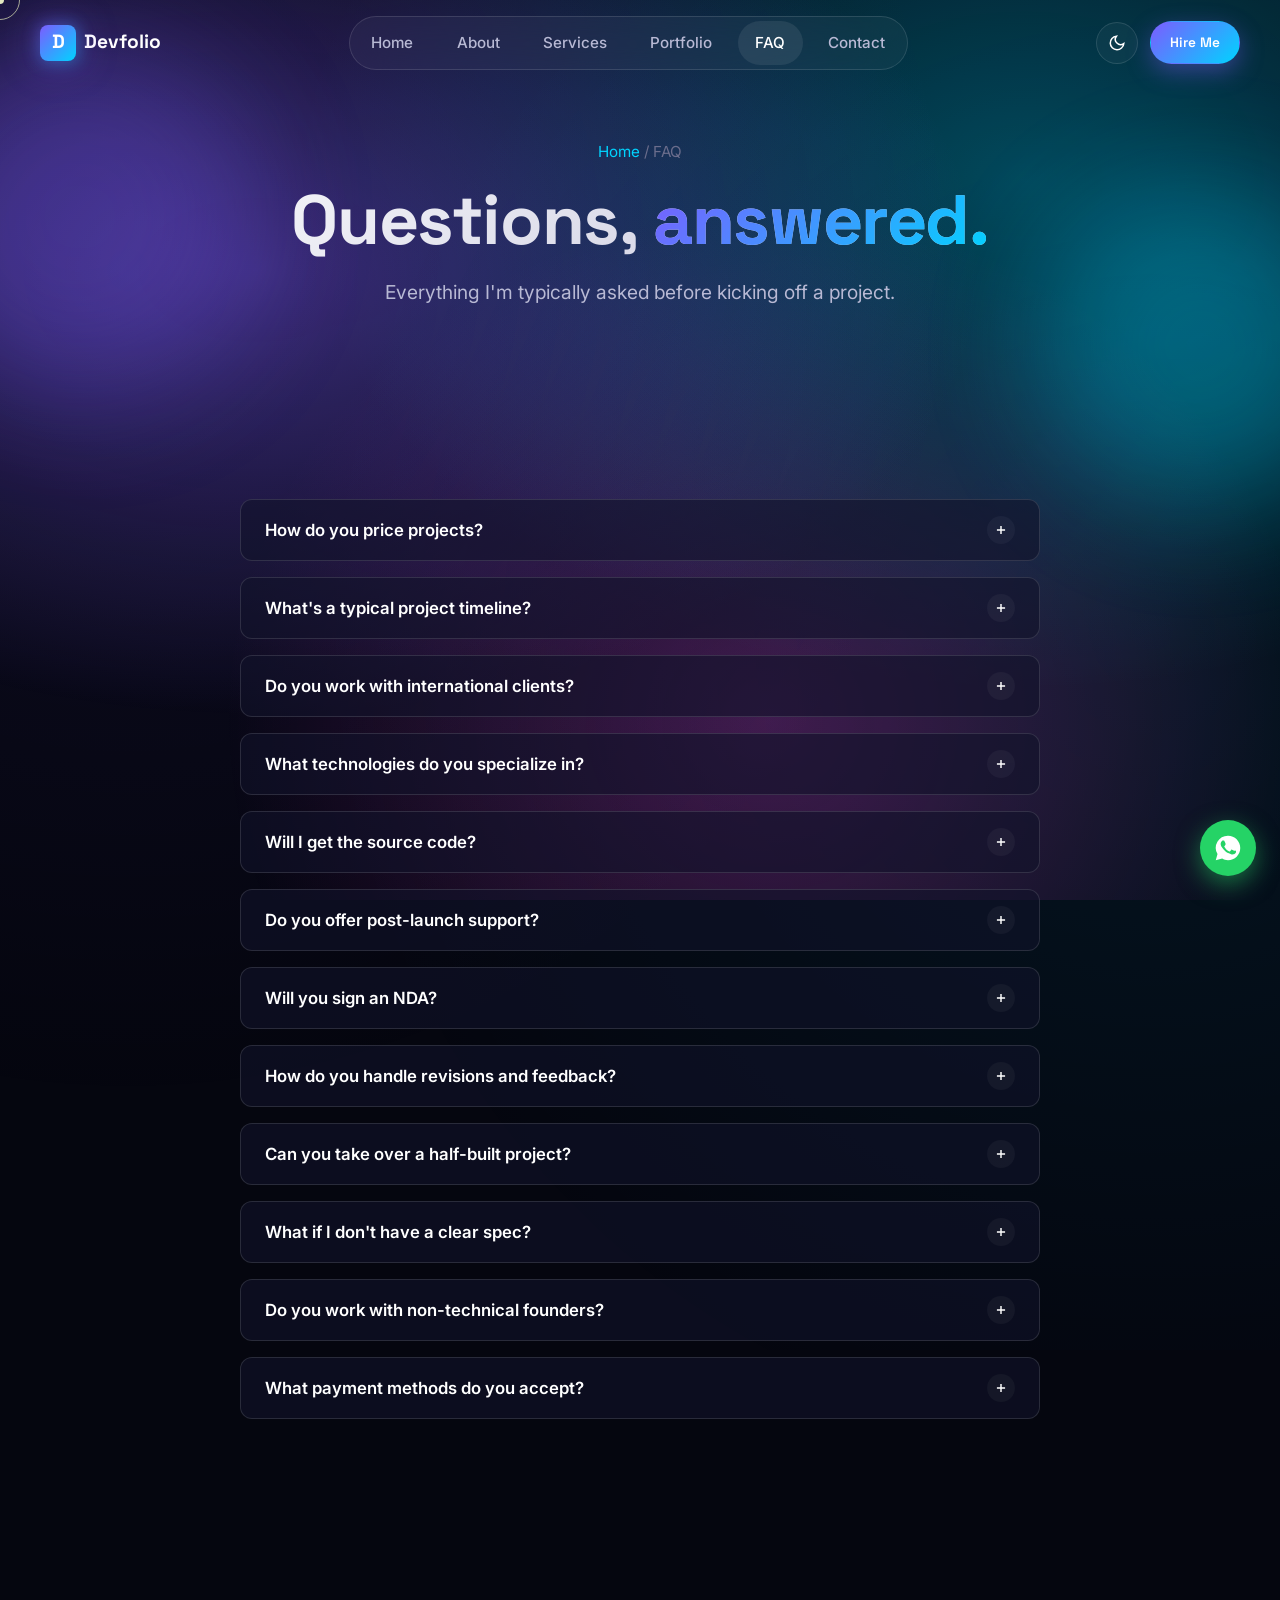
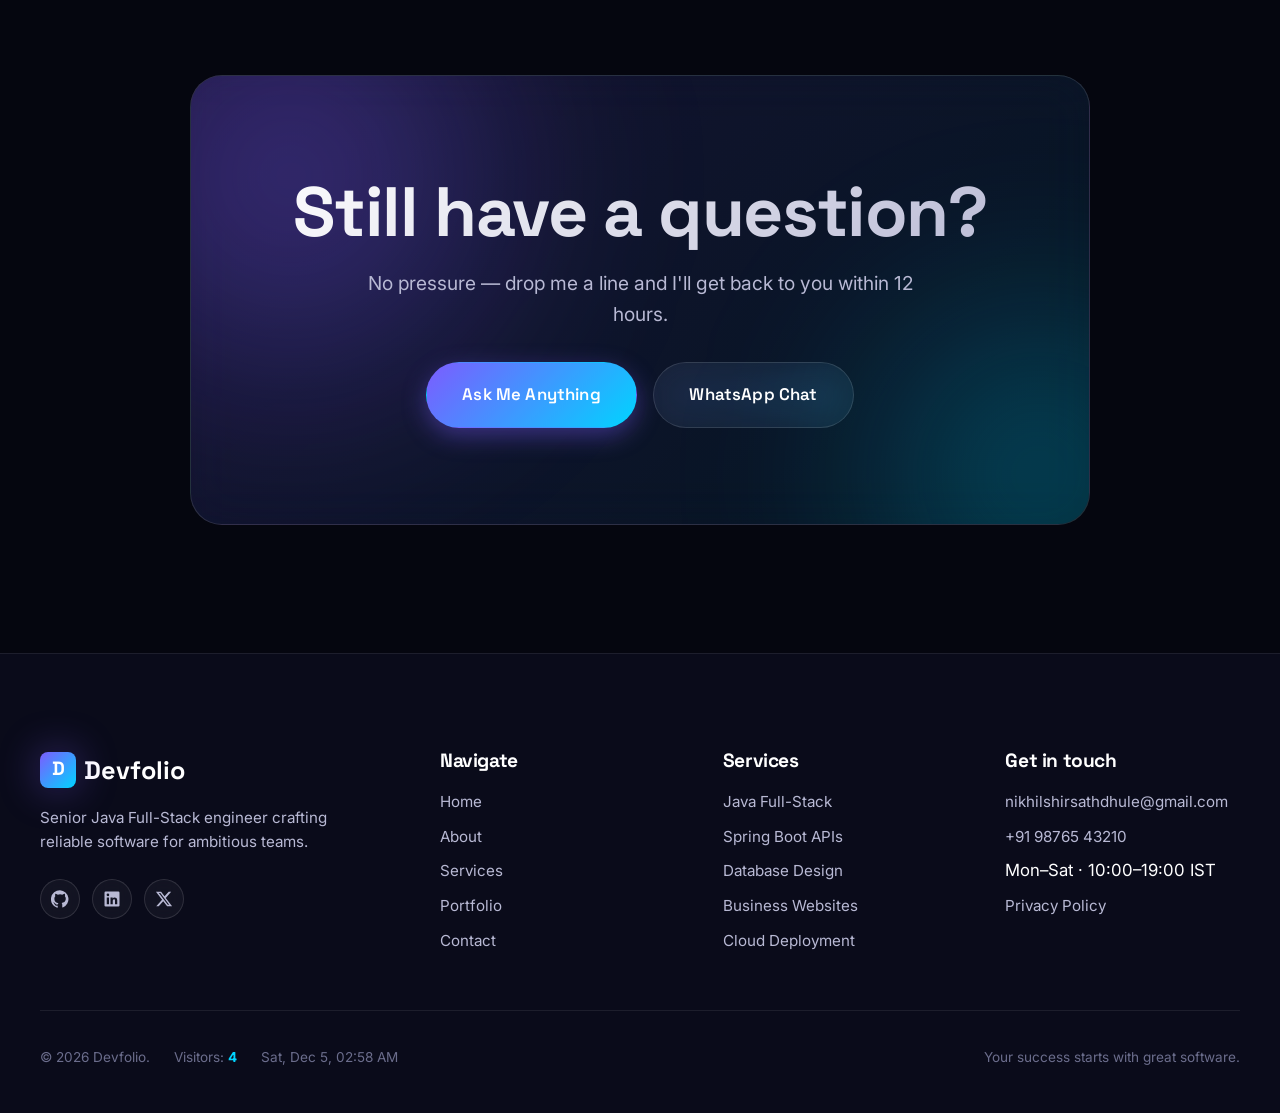
<file: faq.html>
<!DOCTYPE html>
<html lang="en">
<head>
  <meta charset="UTF-8" />
  <meta name="viewport" content="width=device-width, initial-scale=1.0" />
  <title>FAQ — Devfolio | Answers Before You Ask</title>
  <meta name="description" content="Common questions about hiring, pricing, timelines, code ownership, NDAs and post-launch support." />
  <link rel="canonical" href="https://devfolio.dev/faq.html" />
  <link rel="icon" type="image/svg+xml" href="data:image/svg+xml,%3Csvg xmlns='http://www.w3.org/2000/svg' viewBox='0 0 100 100'%3E%3Cdefs%3E%3ClinearGradient id='g' x1='0' y1='0' x2='1' y2='1'%3E%3Cstop offset='0' stop-color='%237c5cff'/%3E%3Cstop offset='1' stop-color='%2300d4ff'/%3E%3C/linearGradient%3E%3C/defs%3E%3Crect width='100' height='100' rx='22' fill='url(%23g)'/%3E%3Ctext x='50' y='68' font-family='Arial' font-weight='700' font-size='56' fill='white' text-anchor='middle'%3ED%3C/text%3E%3C/svg%3E" />
  <link rel="stylesheet" href="css/variables.css" />
  <link rel="stylesheet" href="css/style.css" />
  <link rel="stylesheet" href="css/animations.css" />
  <link rel="stylesheet" href="css/responsive.css" />
</head>
<body>
  <div class="loader" id="loader"><div class="loader-logo">Devfolio</div><div class="loader-bar"><div class="loader-bar-fill"></div></div></div>
  <div class="cursor-dot"></div><div class="cursor-ring"></div>
  <div class="scroll-progress" id="scroll-progress"></div>

  <header class="navbar" id="navbar">
    <div class="container nav-container">
      <a href="index.html" class="nav-logo"><span class="nav-logo-icon">D</span><span>Devfolio</span></a>
      <nav class="nav-menu" id="nav-menu">
        <a href="index.html" class="nav-link">Home</a>
        <a href="about.html" class="nav-link">About</a>
        <a href="services.html" class="nav-link">Services</a>
        <a href="portfolio.html" class="nav-link">Portfolio</a>
        <a href="faq.html" class="nav-link">FAQ</a>
        <a href="contact.html" class="nav-link">Contact</a>
      </nav>
      <div class="nav-actions">
        <button class="theme-toggle" id="theme-toggle" aria-label="Toggle theme">
          <svg class="moon-icon" viewBox="0 0 24 24" fill="none" stroke="currentColor" stroke-width="2"><path d="M21 12.79A9 9 0 1 1 11.21 3 7 7 0 0 0 21 12.79z"/></svg>
          <svg class="sun-icon" viewBox="0 0 24 24" fill="none" stroke="currentColor" stroke-width="2"><circle cx="12" cy="12" r="4"/><path d="M12 2v2M12 20v2M4.93 4.93l1.41 1.41M17.66 17.66l1.41 1.41M2 12h2M20 12h2M4.93 19.07l1.41-1.41M17.66 6.34l1.41-1.41"/></svg>
        </button>
        <a href="contact.html" class="btn btn-primary btn-sm">Hire Me</a>
        <button class="nav-toggle" id="nav-toggle" aria-label="Menu"><span></span><span></span><span></span></button>
      </div>
    </div>
  </header>

  <main>
    <section class="page-header">
      <div class="floating-shape shape-1"></div>
      <div class="floating-shape shape-2"></div>
      <div class="container">
        <div class="page-breadcrumb"><a href="index.html">Home</a> / FAQ</div>
        <h1 class="page-title">Questions, <span class="gradient-text">answered.</span></h1>
        <p class="section-subtitle">Everything I'm typically asked before kicking off a project.</p>
      </div>
    </section>

    <section>
      <div class="container">
        <div class="faq-list reveal-stagger">

          <div class="faq-item">
            <button class="faq-question">How do you price projects?
              <span class="faq-icon"><svg viewBox="0 0 24 24" fill="none" stroke="currentColor" stroke-width="2.5"><path d="M12 5v14M5 12h14"/></svg></span>
            </button>
            <div class="faq-answer"><div class="faq-answer-inner">I use fixed-price for well-scoped projects (most websites, APIs, MVPs) and hourly for ongoing retainers. After our 30-min discovery call I send a written proposal with a fixed cost and timeline — no padding, no scope creep on my end.</div></div>
          </div>

          <div class="faq-item">
            <button class="faq-question">What's a typical project timeline?
              <span class="faq-icon"><svg viewBox="0 0 24 24" fill="none" stroke="currentColor" stroke-width="2.5"><path d="M12 5v14M5 12h14"/></svg></span>
            </button>
            <div class="faq-answer"><div class="faq-answer-inner">Most websites ship in 1–2 weeks. REST APIs in 1–3 weeks. Full-stack MVPs in 3–6 weeks. Larger management systems take 6–12 weeks. I always commit to the most aggressive timeline I can honestly hit.</div></div>
          </div>

          <div class="faq-item">
            <button class="faq-question">Do you work with international clients?
              <span class="faq-icon"><svg viewBox="0 0 24 24" fill="none" stroke="currentColor" stroke-width="2.5"><path d="M12 5v14M5 12h14"/></svg></span>
            </button>
            <div class="faq-answer"><div class="faq-answer-inner">Yes — over 60% of my clients are based outside India. I'm comfortable working US, EU, APAC and Middle-East hours and use Wise / Stripe / PayPal for cross-border invoicing.</div></div>
          </div>

          <div class="faq-item">
            <button class="faq-question">What technologies do you specialize in?
              <span class="faq-icon"><svg viewBox="0 0 24 24" fill="none" stroke="currentColor" stroke-width="2.5"><path d="M12 5v14M5 12h14"/></svg></span>
            </button>
            <div class="faq-answer"><div class="faq-answer-inner">My core stack: Java, Spring Boot, Hibernate, REST APIs, MySQL/PostgreSQL, HTML/CSS/JavaScript, React, Python (for ML), Docker and AWS. I pick the right tool for the problem — not the trendy one.</div></div>
          </div>

          <div class="faq-item">
            <button class="faq-question">Will I get the source code?
              <span class="faq-icon"><svg viewBox="0 0 24 24" fill="none" stroke="currentColor" stroke-width="2.5"><path d="M12 5v14M5 12h14"/></svg></span>
            </button>
            <div class="faq-answer"><div class="faq-answer-inner">100%. Full IP ownership transfers to you on final payment. You get a private GitHub repo, source code, design files, database schemas, deployment credentials and a README that explains everything.</div></div>
          </div>

          <div class="faq-item">
            <button class="faq-question">Do you offer post-launch support?
              <span class="faq-icon"><svg viewBox="0 0 24 24" fill="none" stroke="currentColor" stroke-width="2.5"><path d="M12 5v14M5 12h14"/></svg></span>
            </button>
            <div class="faq-answer"><div class="faq-answer-inner">Every project includes 30 days of free bug-fix support after launch. After that I offer monthly maintenance retainers starting at ₹5,000/month for ongoing updates, monitoring and minor features.</div></div>
          </div>

          <div class="faq-item">
            <button class="faq-question">Will you sign an NDA?
              <span class="faq-icon"><svg viewBox="0 0 24 24" fill="none" stroke="currentColor" stroke-width="2.5"><path d="M12 5v14M5 12h14"/></svg></span>
            </button>
            <div class="faq-answer"><div class="faq-answer-inner">Yes, always — even before our first conversation if your idea is sensitive. I sign mutual NDAs and have a standard template I can share, or I'm happy to use yours.</div></div>
          </div>

          <div class="faq-item">
            <button class="faq-question">How do you handle revisions and feedback?
              <span class="faq-icon"><svg viewBox="0 0 24 24" fill="none" stroke="currentColor" stroke-width="2.5"><path d="M12 5v14M5 12h14"/></svg></span>
            </button>
            <div class="faq-answer"><div class="faq-answer-inner">Every milestone includes 2 rounds of revisions at no extra cost. Beyond that, I bill at an hourly rate so nobody's surprised. I use Notion or Linear for tracking — you'll always know what's in progress.</div></div>
          </div>

          <div class="faq-item">
            <button class="faq-question">Can you take over a half-built project?
              <span class="faq-icon"><svg viewBox="0 0 24 24" fill="none" stroke="currentColor" stroke-width="2.5"><path d="M12 5v14M5 12h14"/></svg></span>
            </button>
            <div class="faq-answer"><div class="faq-answer-inner">Often, yes — but I'll do a 1–2 day paid code audit first to understand what we're inheriting. Sometimes the right call is "rewrite the riskiest piece"; sometimes it's "we can salvage 70% of this". I'll tell you honestly either way.</div></div>
          </div>

          <div class="faq-item">
            <button class="faq-question">What if I don't have a clear spec?
              <span class="faq-icon"><svg viewBox="0 0 24 24" fill="none" stroke="currentColor" stroke-width="2.5"><path d="M12 5v14M5 12h14"/></svg></span>
            </button>
            <div class="faq-answer"><div class="faq-answer-inner">That's fine — most clients don't. I run a paid 2–4 hour discovery workshop where we turn your vision into a written scope, wireframes and a milestone plan you can take to any developer (even me!).</div></div>
          </div>

          <div class="faq-item">
            <button class="faq-question">Do you work with non-technical founders?
              <span class="faq-icon"><svg viewBox="0 0 24 24" fill="none" stroke="currentColor" stroke-width="2.5"><path d="M12 5v14M5 12h14"/></svg></span>
            </button>
            <div class="faq-answer"><div class="faq-answer-inner">Most of my favorite projects are with non-technical founders. I translate engineering decisions into business terms, give you weekly demos you can actually use, and never make you feel out-of-the-loop.</div></div>
          </div>

          <div class="faq-item">
            <button class="faq-question">What payment methods do you accept?
              <span class="faq-icon"><svg viewBox="0 0 24 24" fill="none" stroke="currentColor" stroke-width="2.5"><path d="M12 5v14M5 12h14"/></svg></span>
            </button>
            <div class="faq-answer"><div class="faq-answer-inner">For India: UPI, IMPS, NEFT or bank transfer. International: Wise, Stripe, PayPal, or USDC. All invoices are GST-compliant if you're in India.</div></div>
          </div>

        </div>
      </div>
    </section>

    <!-- CTA -->
    <section class="cta-section">
      <div class="container">
        <div class="cta-card reveal-scale">
          <h2 class="cta-title">Still have a question?</h2>
          <p class="cta-desc">No pressure — drop me a line and I'll get back to you within 12 hours.</p>
          <div class="cta-actions">
            <a href="contact.html" class="btn btn-primary btn-lg btn-magnetic">Ask Me Anything</a>
            <a href="https://wa.me/919876543210" target="_blank" rel="noopener" class="btn btn-secondary btn-lg">WhatsApp Chat</a>
          </div>
        </div>
      </div>
    </section>
  </main>

  <footer class="footer">
    <div class="container">
      <div class="footer-grid">
        <div class="footer-brand">
          <div class="footer-brand-logo"><span class="nav-logo-icon">D</span><span>Devfolio</span></div>
          <p class="footer-desc">Senior Java Full-Stack engineer crafting reliable software for ambitious teams.</p>
          <div class="footer-socials">
            <a class="social-link" href="#" aria-label="GitHub"><svg viewBox="0 0 24 24" fill="currentColor"><path d="M12 .3a12 12 0 0 0-3.8 23.4c.6.1.8-.3.8-.6v-2.2c-3.3.7-4-1.6-4-1.6-.6-1.4-1.4-1.8-1.4-1.8-1.1-.7.1-.7.1-.7 1.2.1 1.9 1.2 1.9 1.2 1.1 1.9 2.9 1.3 3.6 1 .1-.8.4-1.3.8-1.6-2.7-.3-5.5-1.3-5.5-6 0-1.3.5-2.4 1.2-3.2-.1-.3-.5-1.5.1-3.2 0 0 1-.3 3.3 1.2a11.5 11.5 0 0 1 6 0c2.3-1.5 3.3-1.2 3.3-1.2.7 1.7.2 2.9.1 3.2.8.8 1.2 1.9 1.2 3.2 0 4.6-2.8 5.6-5.5 5.9.4.4.8 1.1.8 2.2v3.3c0 .3.2.7.8.6A12 12 0 0 0 12 .3"/></svg></a>
            <a class="social-link" href="#" aria-label="LinkedIn"><svg viewBox="0 0 24 24" fill="currentColor"><path d="M20.5 2h-17A1.5 1.5 0 0 0 2 3.5v17A1.5 1.5 0 0 0 3.5 22h17a1.5 1.5 0 0 0 1.5-1.5v-17A1.5 1.5 0 0 0 20.5 2zM8 19H5v-9h3zM6.5 8.25A1.75 1.75 0 1 1 8.3 6.5a1.78 1.78 0 0 1-1.8 1.75zM19 19h-3v-4.74c0-1.42-.6-1.93-1.38-1.93A1.74 1.74 0 0 0 13 14.19V19h-3v-9h2.9v1.3a3.11 3.11 0 0 1 2.7-1.4c1.55 0 3.36.86 3.36 3.66z"/></svg></a>
            <a class="social-link" href="#" aria-label="Twitter"><svg viewBox="0 0 24 24" fill="currentColor"><path d="M18.244 2.25h3.308l-7.227 8.26 8.502 11.24H16.17l-5.214-6.817L4.99 21.75H1.68l7.73-8.835L1.254 2.25H8.08l4.713 6.231zm-1.161 17.52h1.833L7.084 4.126H5.117z"/></svg></a>
          </div>
        </div>
        <div class="footer-col"><h4>Navigate</h4><ul><li><a href="index.html">Home</a></li><li><a href="about.html">About</a></li><li><a href="services.html">Services</a></li><li><a href="portfolio.html">Portfolio</a></li><li><a href="contact.html">Contact</a></li></ul></div>
        <div class="footer-col"><h4>Services</h4><ul><li><a href="services.html">Java Full-Stack</a></li><li><a href="services.html">Spring Boot APIs</a></li><li><a href="services.html">Database Design</a></li><li><a href="services.html">Business Websites</a></li><li><a href="services.html">Cloud Deployment</a></li></ul></div>
        <div class="footer-col"><h4>Get in touch</h4><ul><li><a href="mailto:nikhilshirsathdhule@gmail.com">nikhilshirsathdhule@gmail.com</a></li><li><a href="tel:+919876543210">+91 98765 43210</a></li><li>Mon–Sat · 10:00–19:00 IST</li><li><a href="privacy.html">Privacy Policy</a></li></ul></div>
      </div>
      <div class="footer-bottom">
        <div class="info-bar" style="gap: 1.5rem;">
          <span>© 2026 Devfolio.</span>
          <span>Visitors: <strong id="visitor-count" style="color: var(--accent-secondary)">0</strong></span>
          <span id="current-datetime"></span>
        </div>
        <span>Your success starts with great software.</span>
      </div>
    </div>
  </footer>

  <a href="https://wa.me/919876543210" class="whatsapp-float" aria-label="WhatsApp" target="_blank" rel="noopener">
    <svg viewBox="0 0 24 24" fill="currentColor"><path d="M17.5 14.4c-.3-.2-1.7-.9-2-1s-.5-.2-.7.2-.8 1-1 1.2-.4.2-.7.1c-1-.5-2-1-2.7-1.9-.7-.8-1.3-1.8-1.5-2.1-.2-.4 0-.5.2-.7.2-.2.4-.4.5-.6s.2-.3.3-.5c.1-.3 0-.5 0-.7s-.7-1.8-1-2.4c-.3-.6-.5-.5-.7-.5h-.6c-.2 0-.5.1-.8.4-.3.4-1.1 1.1-1.1 2.6s1.2 3 1.4 3.2c.2.2 2.3 3.5 5.6 4.9.8.4 1.4.6 1.9.7.8.2 1.5.2 2.1.1.6-.1 1.7-.7 2-1.4.2-.7.2-1.3.1-1.4-.1-.2-.3-.3-.6-.4M12 22.5c-1.8 0-3.5-.5-5-1.4l-5.5 1.5 1.5-5.4A10.4 10.4 0 0 1 12 1.5c5.8 0 10.5 4.7 10.5 10.5S17.8 22.5 12 22.5"/></svg>
  </a>
  <button class="back-to-top" id="back-to-top" aria-label="Back to top">
    <svg width="18" height="18" viewBox="0 0 24 24" fill="none" stroke="currentColor" stroke-width="2.5"><path d="M18 15l-6-6-6 6"/></svg>
  </button>
  <div class="toast-container" id="toast-container"></div>

  <script src="js/theme.js"></script>
  <script src="js/main.js"></script>
  <script src="js/animation.js"></script>
</body>
</html>
</file>
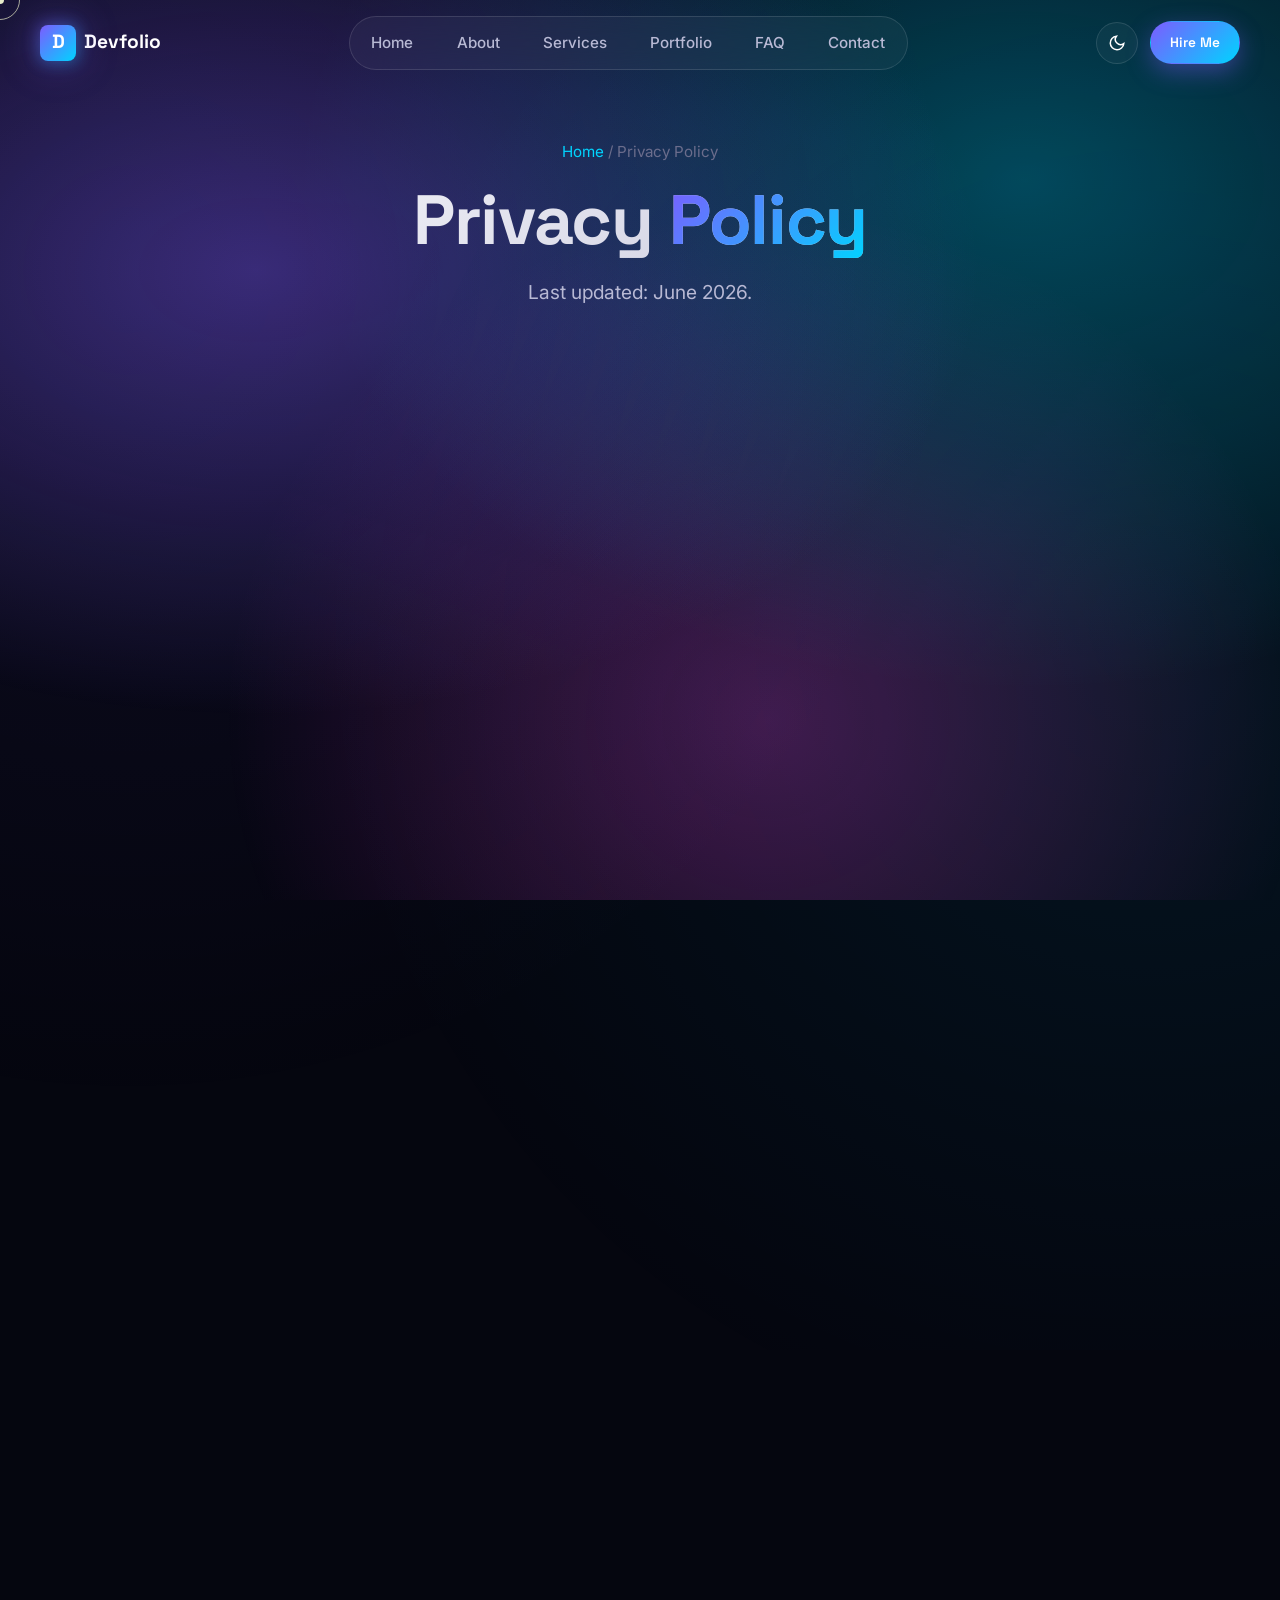
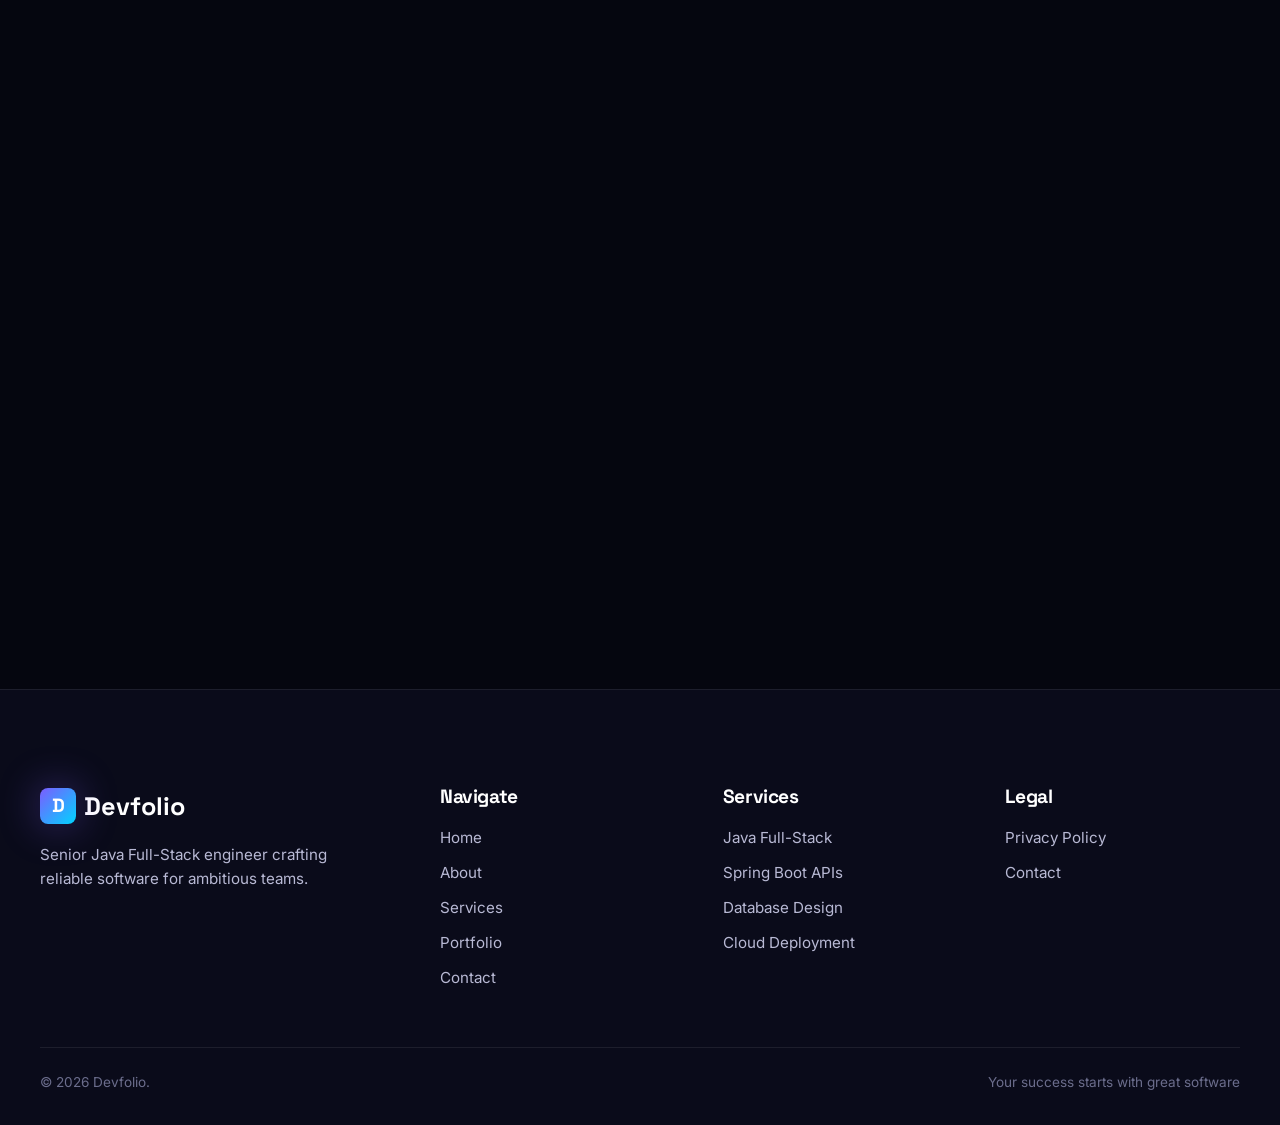
<file: privacy.html>
<!DOCTYPE html>
<html lang="en">
<head>
  <meta charset="UTF-8" />
  <meta name="viewport" content="width=device-width, initial-scale=1.0" />
  <title>Privacy Policy — Devfolio</title>
  <meta name="description" content="How Devfolio collects, stores and protects your data." />
  <meta name="robots" content="noindex, follow" />
  <link rel="canonical" href="https://devfolio.dev/privacy.html" />
  <link rel="icon" type="image/svg+xml" href="data:image/svg+xml,%3Csvg xmlns='http://www.w3.org/2000/svg' viewBox='0 0 100 100'%3E%3Cdefs%3E%3ClinearGradient id='g' x1='0' y1='0' x2='1' y2='1'%3E%3Cstop offset='0' stop-color='%237c5cff'/%3E%3Cstop offset='1' stop-color='%2300d4ff'/%3E%3C/linearGradient%3E%3C/defs%3E%3Crect width='100' height='100' rx='22' fill='url(%23g)'/%3E%3Ctext x='50' y='68' font-family='Arial' font-weight='700' font-size='56' fill='white' text-anchor='middle'%3ED%3C/text%3E%3C/svg%3E" />
  <link rel="stylesheet" href="css/variables.css" />
  <link rel="stylesheet" href="css/style.css" />
  <link rel="stylesheet" href="css/animations.css" />
  <link rel="stylesheet" href="css/responsive.css" />
</head>
<body>
  <div class="loader" id="loader"><div class="loader-logo">Devfolio</div><div class="loader-bar"><div class="loader-bar-fill"></div></div></div>
  <div class="cursor-dot"></div><div class="cursor-ring"></div>
  <div class="scroll-progress" id="scroll-progress"></div>

  <header class="navbar" id="navbar">
    <div class="container nav-container">
      <a href="index.html" class="nav-logo"><span class="nav-logo-icon">D</span><span>Devfolio</span></a>
      <nav class="nav-menu" id="nav-menu">
        <a href="index.html" class="nav-link">Home</a>
        <a href="about.html" class="nav-link">About</a>
        <a href="services.html" class="nav-link">Services</a>
        <a href="portfolio.html" class="nav-link">Portfolio</a>
        <a href="faq.html" class="nav-link">FAQ</a>
        <a href="contact.html" class="nav-link">Contact</a>
      </nav>
      <div class="nav-actions">
        <button class="theme-toggle" id="theme-toggle" aria-label="Toggle theme">
          <svg class="moon-icon" viewBox="0 0 24 24" fill="none" stroke="currentColor" stroke-width="2"><path d="M21 12.79A9 9 0 1 1 11.21 3 7 7 0 0 0 21 12.79z"/></svg>
          <svg class="sun-icon" viewBox="0 0 24 24" fill="none" stroke="currentColor" stroke-width="2"><circle cx="12" cy="12" r="4"/><path d="M12 2v2M12 20v2M4.93 4.93l1.41 1.41M17.66 17.66l1.41 1.41M2 12h2M20 12h2M4.93 19.07l1.41-1.41M17.66 6.34l1.41-1.41"/></svg>
        </button>
        <a href="contact.html" class="btn btn-primary btn-sm">Hire Me</a>
        <button class="nav-toggle" id="nav-toggle" aria-label="Menu"><span></span><span></span><span></span></button>
      </div>
    </div>
  </header>

  <main>
    <section class="page-header">
      <div class="container">
        <div class="page-breadcrumb"><a href="index.html">Home</a> / Privacy Policy</div>
        <h1 class="page-title">Privacy <span class="gradient-text">Policy</span></h1>
        <p class="section-subtitle">Last updated: June 2026.</p>
      </div>
    </section>

    <section style="padding-top: var(--space-md);">
      <div class="container" style="max-width: 820px;">
        <article class="contact-form-card reveal" style="line-height: 1.8;">
          <h2 style="margin-top: 0;">1. Information We Collect</h2>
          <p>When you submit the contact or newsletter form on this website, we collect your name, email, phone number, project description and budget. We use this information solely to respond to your inquiry and (if relevant) deliver the project you've engaged us for.</p>

          <h2>2. How We Use Your Information</h2>
          <p>We use your data to (a) respond to inquiries, (b) deliver services, (c) send occasional newsletters (only if you opt in), and (d) comply with legal obligations. We never sell or rent your data to third parties.</p>

          <h2>3. Cookies & Analytics</h2>
          <p>This site uses Google Analytics to understand aggregate traffic patterns. Analytics cookies do not collect personally identifying information. You can opt out via your browser settings.</p>

          <h2>4. Data Security</h2>
          <p>Your data is transmitted over HTTPS and stored in encrypted databases. Project source code is held in private repositories with access limited to authorised personnel.</p>

          <h2>5. Your Rights</h2>
          <p>You have the right to request access to, correction of, or deletion of any personal data we hold about you. Email <a href="mailto:nikhilshirsathdhule@gmail.com" style="color: var(--accent-secondary);">nikhilshirsathdhule@gmail.com</a> and we'll respond within 7 business days.</p>

          <h2>6. Third-Party Services</h2>
          <p>We rely on a small set of trusted vendors — Google Analytics, Google Maps, YouTube embeds, Stripe, PayPal and Wise — each governed by their own privacy policies.</p>

          <h2>7. Changes to This Policy</h2>
          <p>If we make material changes to this policy, we'll update the "last updated" date and notify subscribers via email where appropriate.</p>

          <h2>8. Contact</h2>
          <p>Questions about this policy? Email <a href="mailto:nikhilshirsathdhule@gmail.com" style="color: var(--accent-secondary);">nikhilshirsathdhule@gmail.com</a> or write to Devfolio, Bangalore, India.</p>
        </article>
      </div>
    </section>
  </main>

  <footer class="footer">
    <div class="container">
      <div class="footer-grid">
        <div class="footer-brand">
          <div class="footer-brand-logo"><span class="nav-logo-icon">D</span><span>Devfolio</span></div>
          <p class="footer-desc">Senior Java Full-Stack engineer crafting reliable software for ambitious teams.</p>
        </div>
        <div class="footer-col"><h4>Navigate</h4><ul><li><a href="index.html">Home</a></li><li><a href="about.html">About</a></li><li><a href="services.html">Services</a></li><li><a href="portfolio.html">Portfolio</a></li><li><a href="contact.html">Contact</a></li></ul></div>
        <div class="footer-col"><h4>Services</h4><ul><li><a href="services.html">Java Full-Stack</a></li><li><a href="services.html">Spring Boot APIs</a></li><li><a href="services.html">Database Design</a></li><li><a href="services.html">Cloud Deployment</a></li></ul></div>
        <div class="footer-col"><h4>Legal</h4><ul><li><a href="privacy.html">Privacy Policy</a></li><li><a href="contact.html">Contact</a></li></ul></div>
      </div>
      <div class="footer-bottom">
        <span>© 2026 Devfolio.</span>
        <span>Your success starts with great software</span>
      </div>
    </div>
  </footer>

  <script src="js/theme.js"></script>
  <script src="js/main.js"></script>
</body>
</html>
</file>
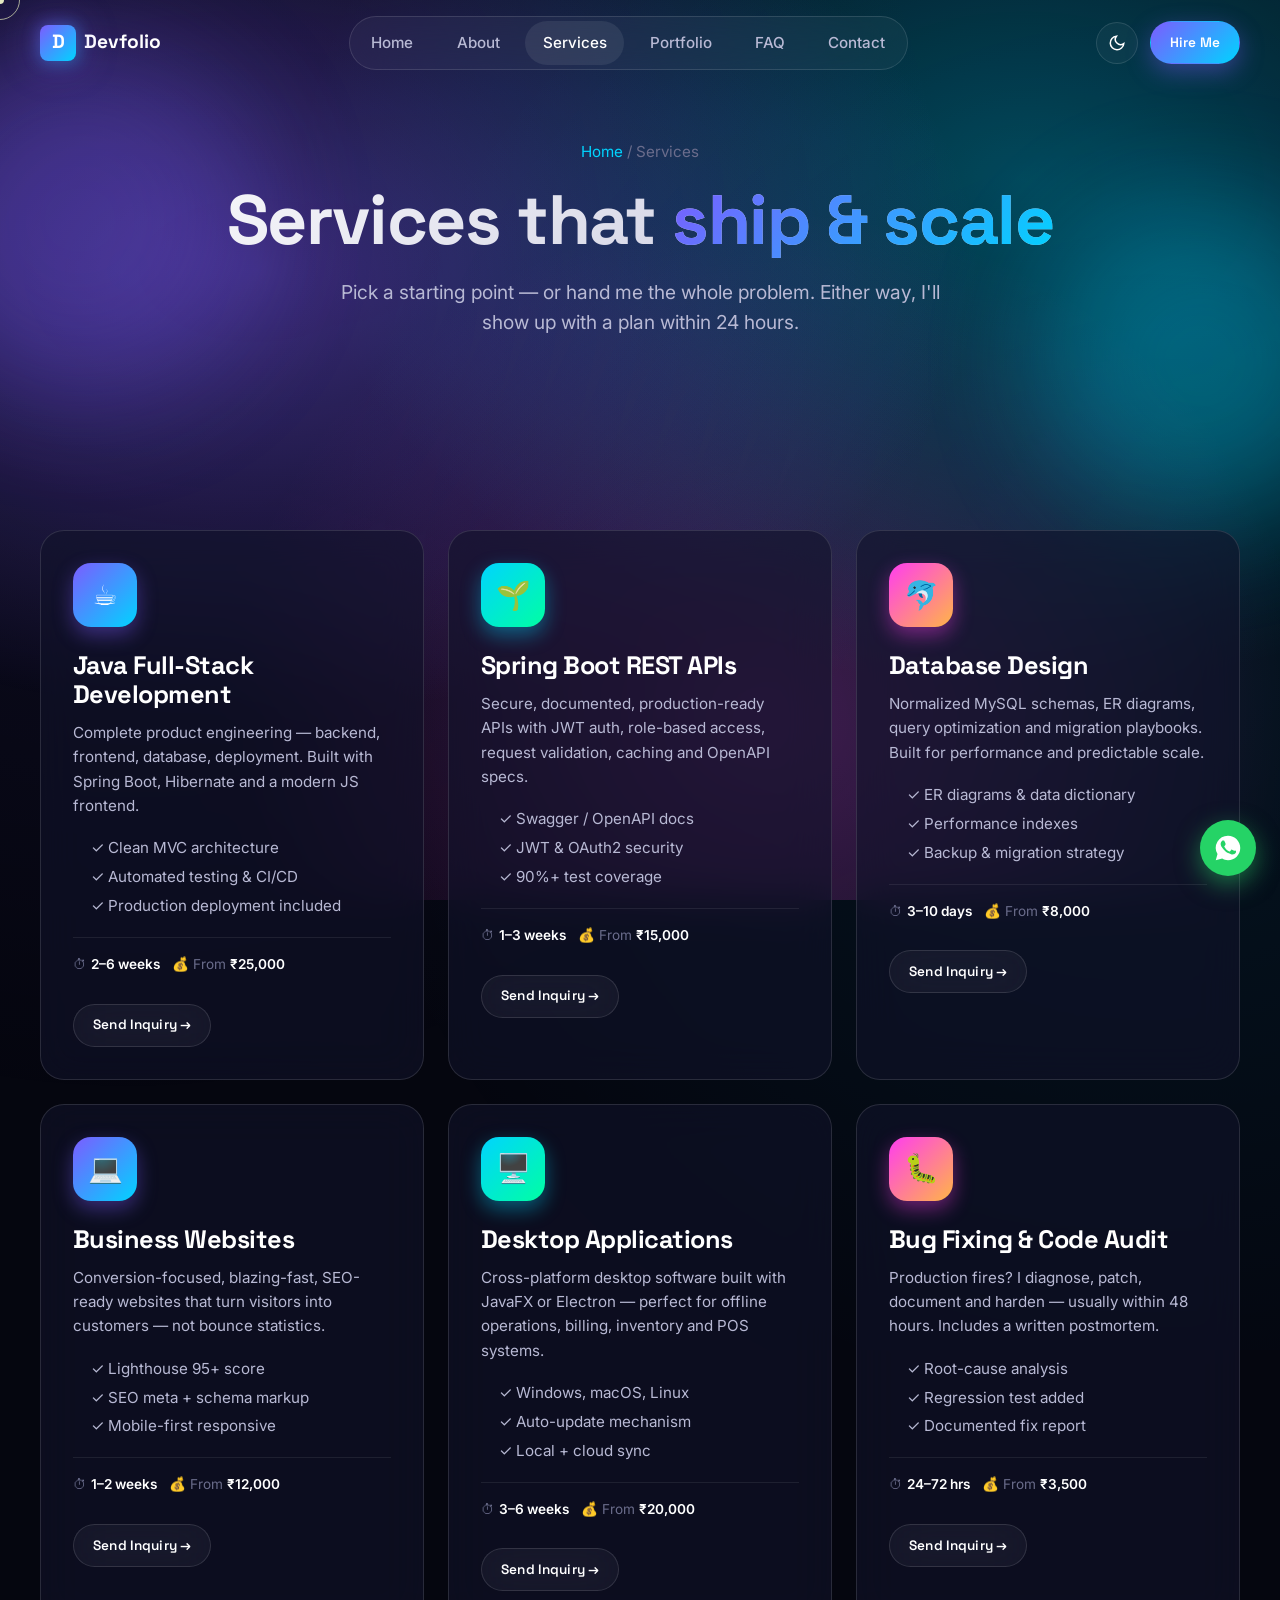
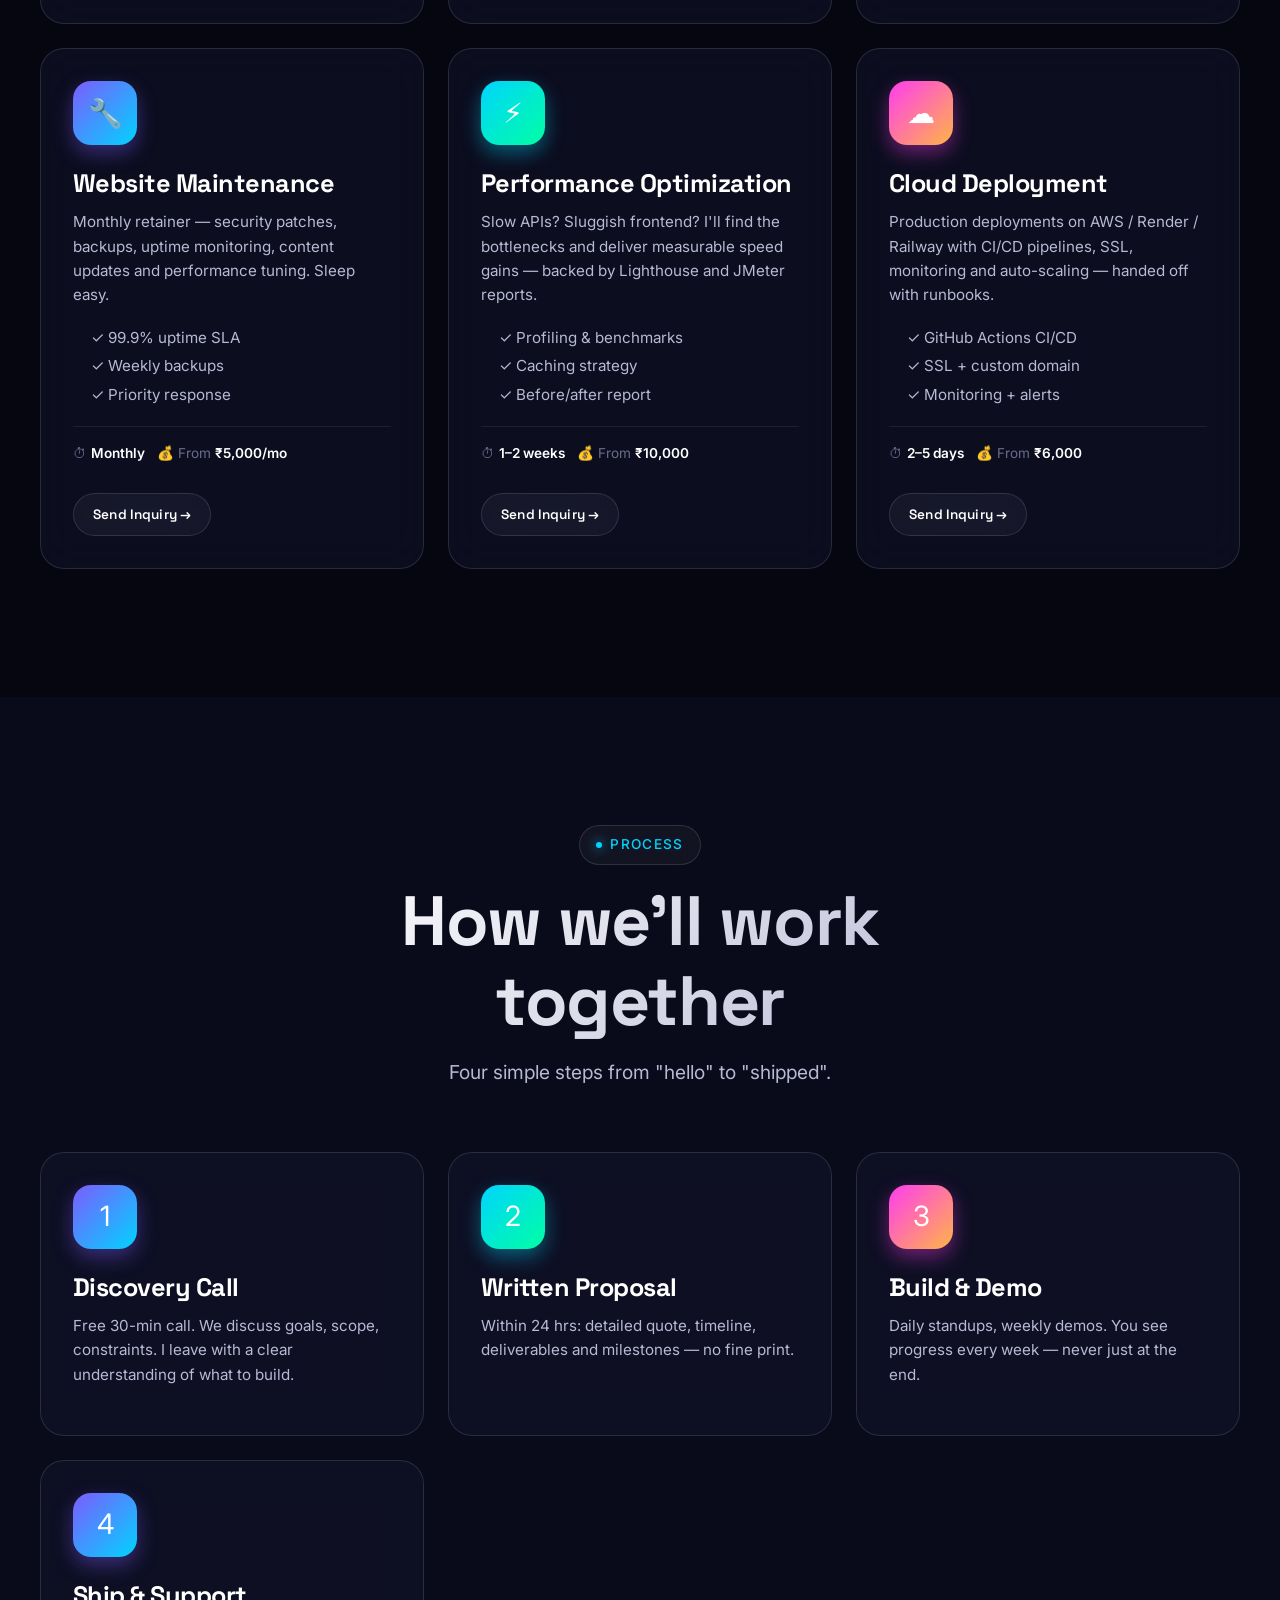
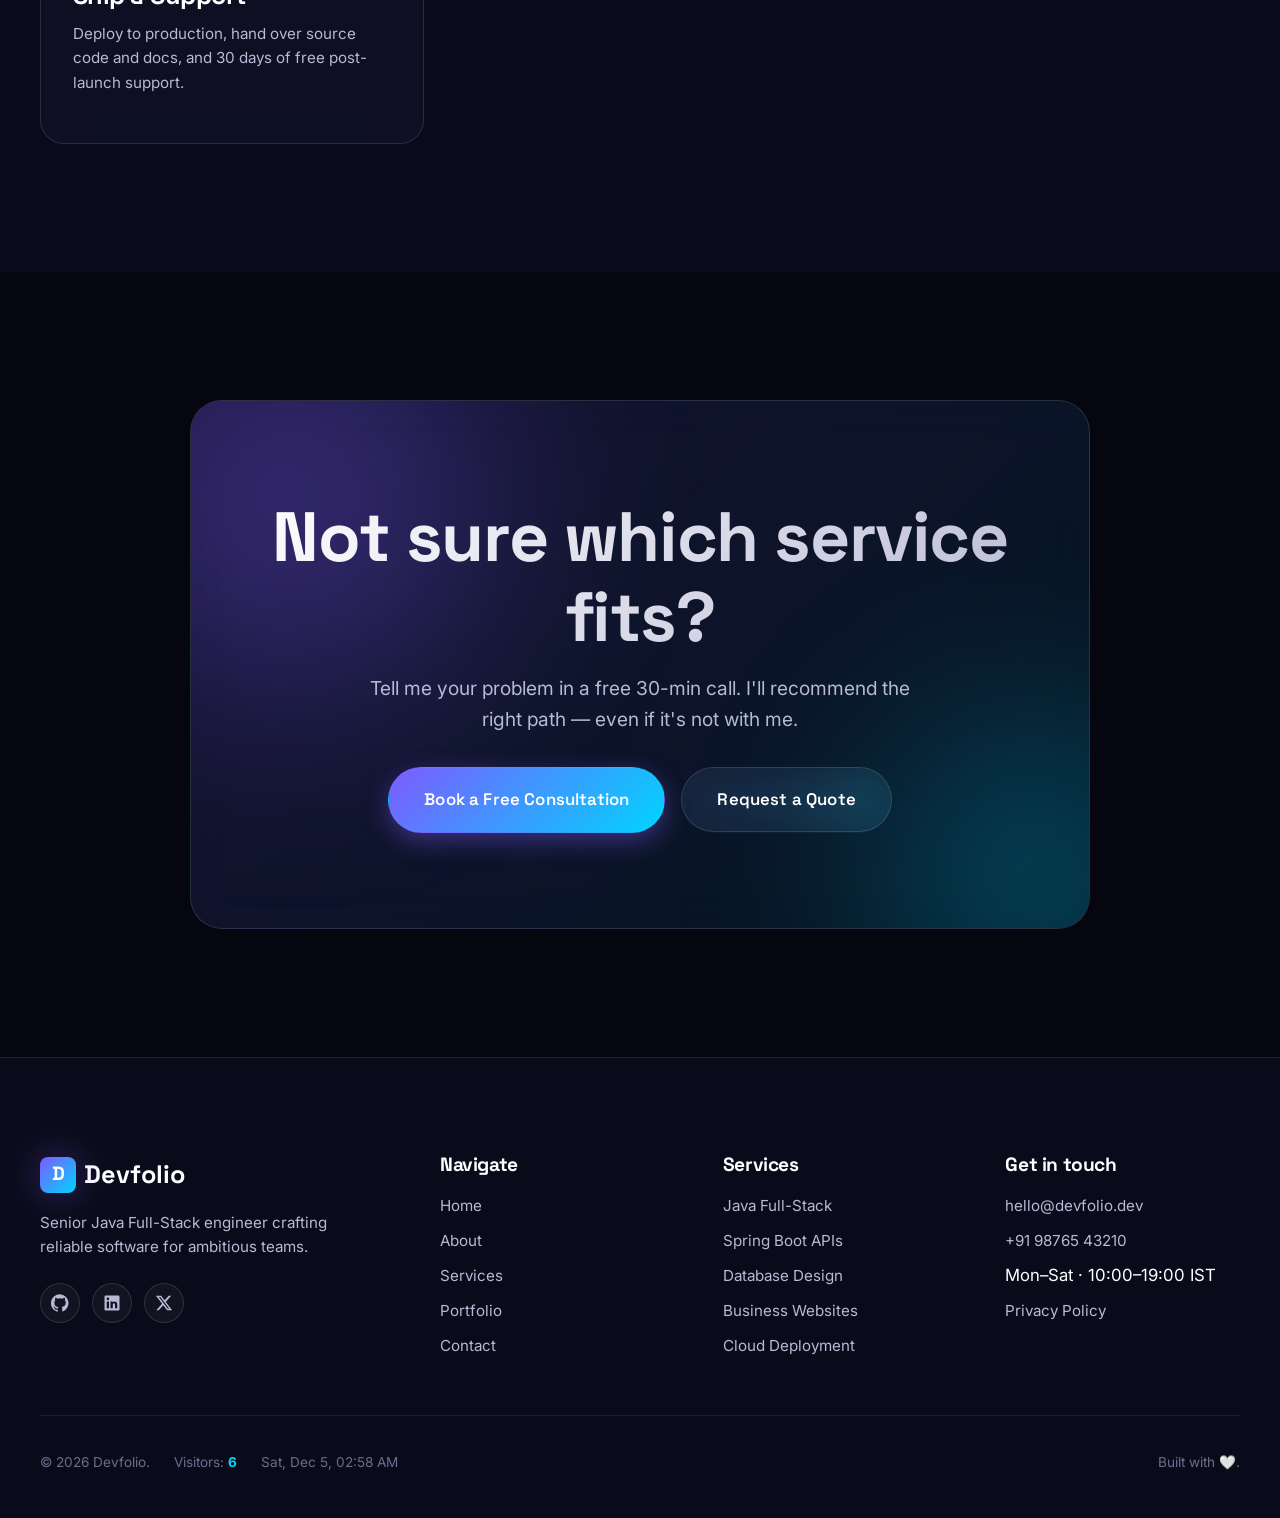
<file: services.html>
<!DOCTYPE html>
<html lang="en">
<head>
  <meta charset="UTF-8" />
  <meta name="viewport" content="width=device-width, initial-scale=1.0" />
  <title>Services — Devfolio | Java, Spring Boot, Web & Cloud</title>
  <meta name="description" content="Full menu of software development services — Spring Boot APIs, full-stack web apps, database design, cloud deployment, maintenance and more." />
  <meta name="keywords" content="Java Services, Spring Boot Services, Web Development Services, API Development, Database Design Services" />
  <link rel="canonical" href="https://devfolio.dev/services.html" />
  <link rel="icon" type="image/svg+xml" href="data:image/svg+xml,%3Csvg xmlns='http://www.w3.org/2000/svg' viewBox='0 0 100 100'%3E%3Cdefs%3E%3ClinearGradient id='g' x1='0' y1='0' x2='1' y2='1'%3E%3Cstop offset='0' stop-color='%237c5cff'/%3E%3Cstop offset='1' stop-color='%2300d4ff'/%3E%3C/linearGradient%3E%3C/defs%3E%3Crect width='100' height='100' rx='22' fill='url(%23g)'/%3E%3Ctext x='50' y='68' font-family='Arial' font-weight='700' font-size='56' fill='white' text-anchor='middle'%3ED%3C/text%3E%3C/svg%3E" />
  <link rel="stylesheet" href="css/variables.css" />
  <link rel="stylesheet" href="css/style.css" />
  <link rel="stylesheet" href="css/animations.css" />
  <link rel="stylesheet" href="css/responsive.css" />
</head>
<body>
  <div class="loader" id="loader"><div class="loader-logo">Devfolio</div><div class="loader-bar"><div class="loader-bar-fill"></div></div></div>
  <div class="cursor-dot"></div><div class="cursor-ring"></div>
  <div class="scroll-progress" id="scroll-progress"></div>

  <header class="navbar" id="navbar">
    <div class="container nav-container">
      <a href="index.html" class="nav-logo"><span class="nav-logo-icon">D</span><span>Devfolio</span></a>
      <nav class="nav-menu" id="nav-menu">
        <a href="index.html" class="nav-link">Home</a>
        <a href="about.html" class="nav-link">About</a>
        <a href="services.html" class="nav-link">Services</a>
        <a href="portfolio.html" class="nav-link">Portfolio</a>
        <a href="faq.html" class="nav-link">FAQ</a>
        <a href="contact.html" class="nav-link">Contact</a>
      </nav>
      <div class="nav-actions">
        <button class="theme-toggle" id="theme-toggle" aria-label="Toggle theme">
          <svg class="moon-icon" viewBox="0 0 24 24" fill="none" stroke="currentColor" stroke-width="2"><path d="M21 12.79A9 9 0 1 1 11.21 3 7 7 0 0 0 21 12.79z"/></svg>
          <svg class="sun-icon" viewBox="0 0 24 24" fill="none" stroke="currentColor" stroke-width="2"><circle cx="12" cy="12" r="4"/><path d="M12 2v2M12 20v2M4.93 4.93l1.41 1.41M17.66 17.66l1.41 1.41M2 12h2M20 12h2M4.93 19.07l1.41-1.41M17.66 6.34l1.41-1.41"/></svg>
        </button>
        <a href="contact.html" class="btn btn-primary btn-sm">Hire Me</a>
        <button class="nav-toggle" id="nav-toggle" aria-label="Menu"><span></span><span></span><span></span></button>
      </div>
    </div>
  </header>

  <main>
    <section class="page-header">
      <div class="floating-shape shape-1"></div>
      <div class="floating-shape shape-2"></div>
      <div class="container">
        <div class="page-breadcrumb"><a href="index.html">Home</a> / Services</div>
        <h1 class="page-title">Services that <span class="gradient-text">ship & scale</span></h1>
        <p class="section-subtitle">Pick a starting point — or hand me the whole problem. Either way, I'll show up with a plan within 24 hours.</p>
      </div>
    </section>

    <section>
      <div class="container">
        <div class="services-grid reveal-stagger">

          <article class="service-card" data-tilt>
            <div class="service-icon">☕</div>
            <h3 class="service-title">Java Full-Stack Development</h3>
            <p class="service-desc">Complete product engineering — backend, frontend, database, deployment. Built with Spring Boot, Hibernate and a modern JS frontend.</p>
            <ul style="font-size: var(--fs-sm); color: var(--text-secondary); margin-bottom: var(--space-md); padding-left: 1.1rem; line-height: 1.9;">
              <li>✓ Clean MVC architecture</li>
              <li>✓ Automated testing & CI/CD</li>
              <li>✓ Production deployment included</li>
            </ul>
            <div class="service-meta">
              <div class="service-meta-item">⏱ <strong>2–6 weeks</strong></div>
              <div class="service-meta-item">💰 From <strong>₹25,000</strong></div>
            </div>
            <a href="contact.html" class="btn btn-secondary btn-sm" style="margin-top: var(--space-sm);">Send Inquiry →</a>
          </article>

          <article class="service-card" data-tilt>
            <div class="service-icon">🌱</div>
            <h3 class="service-title">Spring Boot REST APIs</h3>
            <p class="service-desc">Secure, documented, production-ready APIs with JWT auth, role-based access, request validation, caching and OpenAPI specs.</p>
            <ul style="font-size: var(--fs-sm); color: var(--text-secondary); margin-bottom: var(--space-md); padding-left: 1.1rem; line-height: 1.9;">
              <li>✓ Swagger / OpenAPI docs</li>
              <li>✓ JWT & OAuth2 security</li>
              <li>✓ 90%+ test coverage</li>
            </ul>
            <div class="service-meta">
              <div class="service-meta-item">⏱ <strong>1–3 weeks</strong></div>
              <div class="service-meta-item">💰 From <strong>₹15,000</strong></div>
            </div>
            <a href="contact.html" class="btn btn-secondary btn-sm" style="margin-top: var(--space-sm);">Send Inquiry →</a>
          </article>

          <article class="service-card" data-tilt>
            <div class="service-icon">🐬</div>
            <h3 class="service-title">Database Design</h3>
            <p class="service-desc">Normalized MySQL schemas, ER diagrams, query optimization and migration playbooks. Built for performance and predictable scale.</p>
            <ul style="font-size: var(--fs-sm); color: var(--text-secondary); margin-bottom: var(--space-md); padding-left: 1.1rem; line-height: 1.9;">
              <li>✓ ER diagrams & data dictionary</li>
              <li>✓ Performance indexes</li>
              <li>✓ Backup & migration strategy</li>
            </ul>
            <div class="service-meta">
              <div class="service-meta-item">⏱ <strong>3–10 days</strong></div>
              <div class="service-meta-item">💰 From <strong>₹8,000</strong></div>
            </div>
            <a href="contact.html" class="btn btn-secondary btn-sm" style="margin-top: var(--space-sm);">Send Inquiry →</a>
          </article>

          <article class="service-card" data-tilt>
            <div class="service-icon">💻</div>
            <h3 class="service-title">Business Websites</h3>
            <p class="service-desc">Conversion-focused, blazing-fast, SEO-ready websites that turn visitors into customers — not bounce statistics.</p>
            <ul style="font-size: var(--fs-sm); color: var(--text-secondary); margin-bottom: var(--space-md); padding-left: 1.1rem; line-height: 1.9;">
              <li>✓ Lighthouse 95+ score</li>
              <li>✓ SEO meta + schema markup</li>
              <li>✓ Mobile-first responsive</li>
            </ul>
            <div class="service-meta">
              <div class="service-meta-item">⏱ <strong>1–2 weeks</strong></div>
              <div class="service-meta-item">💰 From <strong>₹12,000</strong></div>
            </div>
            <a href="contact.html" class="btn btn-secondary btn-sm" style="margin-top: var(--space-sm);">Send Inquiry →</a>
          </article>

          <article class="service-card" data-tilt>
            <div class="service-icon">🖥️</div>
            <h3 class="service-title">Desktop Applications</h3>
            <p class="service-desc">Cross-platform desktop software built with JavaFX or Electron — perfect for offline operations, billing, inventory and POS systems.</p>
            <ul style="font-size: var(--fs-sm); color: var(--text-secondary); margin-bottom: var(--space-md); padding-left: 1.1rem; line-height: 1.9;">
              <li>✓ Windows, macOS, Linux</li>
              <li>✓ Auto-update mechanism</li>
              <li>✓ Local + cloud sync</li>
            </ul>
            <div class="service-meta">
              <div class="service-meta-item">⏱ <strong>3–6 weeks</strong></div>
              <div class="service-meta-item">💰 From <strong>₹20,000</strong></div>
            </div>
            <a href="contact.html" class="btn btn-secondary btn-sm" style="margin-top: var(--space-sm);">Send Inquiry →</a>
          </article>

          <article class="service-card" data-tilt>
            <div class="service-icon">🐛</div>
            <h3 class="service-title">Bug Fixing & Code Audit</h3>
            <p class="service-desc">Production fires? I diagnose, patch, document and harden — usually within 48 hours. Includes a written postmortem.</p>
            <ul style="font-size: var(--fs-sm); color: var(--text-secondary); margin-bottom: var(--space-md); padding-left: 1.1rem; line-height: 1.9;">
              <li>✓ Root-cause analysis</li>
              <li>✓ Regression test added</li>
              <li>✓ Documented fix report</li>
            </ul>
            <div class="service-meta">
              <div class="service-meta-item">⏱ <strong>24–72 hrs</strong></div>
              <div class="service-meta-item">💰 From <strong>₹3,500</strong></div>
            </div>
            <a href="contact.html" class="btn btn-secondary btn-sm" style="margin-top: var(--space-sm);">Send Inquiry →</a>
          </article>

          <article class="service-card" data-tilt>
            <div class="service-icon">🔧</div>
            <h3 class="service-title">Website Maintenance</h3>
            <p class="service-desc">Monthly retainer — security patches, backups, uptime monitoring, content updates and performance tuning. Sleep easy.</p>
            <ul style="font-size: var(--fs-sm); color: var(--text-secondary); margin-bottom: var(--space-md); padding-left: 1.1rem; line-height: 1.9;">
              <li>✓ 99.9% uptime SLA</li>
              <li>✓ Weekly backups</li>
              <li>✓ Priority response</li>
            </ul>
            <div class="service-meta">
              <div class="service-meta-item">⏱ <strong>Monthly</strong></div>
              <div class="service-meta-item">💰 From <strong>₹5,000/mo</strong></div>
            </div>
            <a href="contact.html" class="btn btn-secondary btn-sm" style="margin-top: var(--space-sm);">Send Inquiry →</a>
          </article>

          <article class="service-card" data-tilt>
            <div class="service-icon">⚡</div>
            <h3 class="service-title">Performance Optimization</h3>
            <p class="service-desc">Slow APIs? Sluggish frontend? I'll find the bottlenecks and deliver measurable speed gains — backed by Lighthouse and JMeter reports.</p>
            <ul style="font-size: var(--fs-sm); color: var(--text-secondary); margin-bottom: var(--space-md); padding-left: 1.1rem; line-height: 1.9;">
              <li>✓ Profiling & benchmarks</li>
              <li>✓ Caching strategy</li>
              <li>✓ Before/after report</li>
            </ul>
            <div class="service-meta">
              <div class="service-meta-item">⏱ <strong>1–2 weeks</strong></div>
              <div class="service-meta-item">💰 From <strong>₹10,000</strong></div>
            </div>
            <a href="contact.html" class="btn btn-secondary btn-sm" style="margin-top: var(--space-sm);">Send Inquiry →</a>
          </article>

          <article class="service-card" data-tilt>
            <div class="service-icon">☁️</div>
            <h3 class="service-title">Cloud Deployment</h3>
            <p class="service-desc">Production deployments on AWS / Render / Railway with CI/CD pipelines, SSL, monitoring and auto-scaling — handed off with runbooks.</p>
            <ul style="font-size: var(--fs-sm); color: var(--text-secondary); margin-bottom: var(--space-md); padding-left: 1.1rem; line-height: 1.9;">
              <li>✓ GitHub Actions CI/CD</li>
              <li>✓ SSL + custom domain</li>
              <li>✓ Monitoring + alerts</li>
            </ul>
            <div class="service-meta">
              <div class="service-meta-item">⏱ <strong>2–5 days</strong></div>
              <div class="service-meta-item">💰 From <strong>₹6,000</strong></div>
            </div>
            <a href="contact.html" class="btn btn-secondary btn-sm" style="margin-top: var(--space-sm);">Send Inquiry →</a>
          </article>

        </div>
      </div>
    </section>

    <!-- Process Steps -->
    <section style="background: var(--bg-secondary);">
      <div class="container">
        <div class="section-header reveal">
          <span class="section-tag">Process</span>
          <h2 class="section-title">How we'll work together</h2>
          <p class="section-subtitle">Four simple steps from "hello" to "shipped".</p>
        </div>
        <div class="services-grid reveal-stagger">
          <div class="service-card">
            <div class="service-icon">1</div>
            <h3 class="service-title">Discovery Call</h3>
            <p class="service-desc">Free 30-min call. We discuss goals, scope, constraints. I leave with a clear understanding of what to build.</p>
          </div>
          <div class="service-card">
            <div class="service-icon">2</div>
            <h3 class="service-title">Written Proposal</h3>
            <p class="service-desc">Within 24 hrs: detailed quote, timeline, deliverables and milestones — no fine print.</p>
          </div>
          <div class="service-card">
            <div class="service-icon">3</div>
            <h3 class="service-title">Build & Demo</h3>
            <p class="service-desc">Daily standups, weekly demos. You see progress every week — never just at the end.</p>
          </div>
          <div class="service-card">
            <div class="service-icon">4</div>
            <h3 class="service-title">Ship & Support</h3>
            <p class="service-desc">Deploy to production, hand over source code and docs, and 30 days of free post-launch support.</p>
          </div>
        </div>
      </div>
    </section>

    <!-- CTA -->
    <section class="cta-section">
      <div class="container">
        <div class="cta-card reveal-scale">
          <h2 class="cta-title">Not sure which service fits?</h2>
          <p class="cta-desc">Tell me your problem in a free 30-min call. I'll recommend the right path — even if it's not with me.</p>
          <div class="cta-actions">
            <a href="contact.html" class="btn btn-primary btn-lg btn-magnetic">Book a Free Consultation</a>
            <a href="contact.html#quote" class="btn btn-secondary btn-lg">Request a Quote</a>
          </div>
        </div>
      </div>
    </section>
  </main>

  <footer class="footer">
    <div class="container">
      <div class="footer-grid">
        <div class="footer-brand">
          <div class="footer-brand-logo"><span class="nav-logo-icon">D</span><span>Devfolio</span></div>
          <p class="footer-desc">Senior Java Full-Stack engineer crafting reliable software for ambitious teams.</p>
          <div class="footer-socials">
            <a class="social-link" href="#" aria-label="GitHub"><svg viewBox="0 0 24 24" fill="currentColor"><path d="M12 .3a12 12 0 0 0-3.8 23.4c.6.1.8-.3.8-.6v-2.2c-3.3.7-4-1.6-4-1.6-.6-1.4-1.4-1.8-1.4-1.8-1.1-.7.1-.7.1-.7 1.2.1 1.9 1.2 1.9 1.2 1.1 1.9 2.9 1.3 3.6 1 .1-.8.4-1.3.8-1.6-2.7-.3-5.5-1.3-5.5-6 0-1.3.5-2.4 1.2-3.2-.1-.3-.5-1.5.1-3.2 0 0 1-.3 3.3 1.2a11.5 11.5 0 0 1 6 0c2.3-1.5 3.3-1.2 3.3-1.2.7 1.7.2 2.9.1 3.2.8.8 1.2 1.9 1.2 3.2 0 4.6-2.8 5.6-5.5 5.9.4.4.8 1.1.8 2.2v3.3c0 .3.2.7.8.6A12 12 0 0 0 12 .3"/></svg></a>
            <a class="social-link" href="#" aria-label="LinkedIn"><svg viewBox="0 0 24 24" fill="currentColor"><path d="M20.5 2h-17A1.5 1.5 0 0 0 2 3.5v17A1.5 1.5 0 0 0 3.5 22h17a1.5 1.5 0 0 0 1.5-1.5v-17A1.5 1.5 0 0 0 20.5 2zM8 19H5v-9h3zM6.5 8.25A1.75 1.75 0 1 1 8.3 6.5a1.78 1.78 0 0 1-1.8 1.75zM19 19h-3v-4.74c0-1.42-.6-1.93-1.38-1.93A1.74 1.74 0 0 0 13 14.19V19h-3v-9h2.9v1.3a3.11 3.11 0 0 1 2.7-1.4c1.55 0 3.36.86 3.36 3.66z"/></svg></a>
            <a class="social-link" href="#" aria-label="Twitter"><svg viewBox="0 0 24 24" fill="currentColor"><path d="M18.244 2.25h3.308l-7.227 8.26 8.502 11.24H16.17l-5.214-6.817L4.99 21.75H1.68l7.73-8.835L1.254 2.25H8.08l4.713 6.231zm-1.161 17.52h1.833L7.084 4.126H5.117z"/></svg></a>
          </div>
        </div>
        <div class="footer-col"><h4>Navigate</h4><ul><li><a href="index.html">Home</a></li><li><a href="about.html">About</a></li><li><a href="services.html">Services</a></li><li><a href="portfolio.html">Portfolio</a></li><li><a href="contact.html">Contact</a></li></ul></div>
        <div class="footer-col"><h4>Services</h4><ul><li><a href="services.html">Java Full-Stack</a></li><li><a href="services.html">Spring Boot APIs</a></li><li><a href="services.html">Database Design</a></li><li><a href="services.html">Business Websites</a></li><li><a href="services.html">Cloud Deployment</a></li></ul></div>
        <div class="footer-col"><h4>Get in touch</h4><ul><li><a href="mailto:hello@devfolio.dev">hello@devfolio.dev</a></li><li><a href="tel:+919876543210">+91 98765 43210</a></li><li>Mon–Sat · 10:00–19:00 IST</li><li><a href="privacy.html">Privacy Policy</a></li></ul></div>
      </div>
      <div class="footer-bottom">
        <div class="info-bar" style="gap: 1.5rem;">
          <span>© 2026 Devfolio.</span>
          <span>Visitors: <strong id="visitor-count" style="color: var(--accent-secondary)">0</strong></span>
          <span id="current-datetime"></span>
        </div>
        <span>Built with 🤍.</span>
      </div>
    </div>
  </footer>

  <a href="https://wa.me/919876543210" class="whatsapp-float" aria-label="WhatsApp" target="_blank" rel="noopener">
    <svg viewBox="0 0 24 24" fill="currentColor"><path d="M17.5 14.4c-.3-.2-1.7-.9-2-1s-.5-.2-.7.2-.8 1-1 1.2-.4.2-.7.1c-1-.5-2-1-2.7-1.9-.7-.8-1.3-1.8-1.5-2.1-.2-.4 0-.5.2-.7.2-.2.4-.4.5-.6s.2-.3.3-.5c.1-.3 0-.5 0-.7s-.7-1.8-1-2.4c-.3-.6-.5-.5-.7-.5h-.6c-.2 0-.5.1-.8.4-.3.4-1.1 1.1-1.1 2.6s1.2 3 1.4 3.2c.2.2 2.3 3.5 5.6 4.9.8.4 1.4.6 1.9.7.8.2 1.5.2 2.1.1.6-.1 1.7-.7 2-1.4.2-.7.2-1.3.1-1.4-.1-.2-.3-.3-.6-.4M12 22.5c-1.8 0-3.5-.5-5-1.4l-5.5 1.5 1.5-5.4A10.4 10.4 0 0 1 12 1.5c5.8 0 10.5 4.7 10.5 10.5S17.8 22.5 12 22.5"/></svg>
  </a>
  <button class="back-to-top" id="back-to-top" aria-label="Back to top">
    <svg width="18" height="18" viewBox="0 0 24 24" fill="none" stroke="currentColor" stroke-width="2.5"><path d="M18 15l-6-6-6 6"/></svg>
  </button>
  <div class="toast-container" id="toast-container"></div>

  <script src="js/theme.js"></script>
  <script src="js/main.js"></script>
  <script src="js/animation.js"></script>
</body>
</html>
</file>
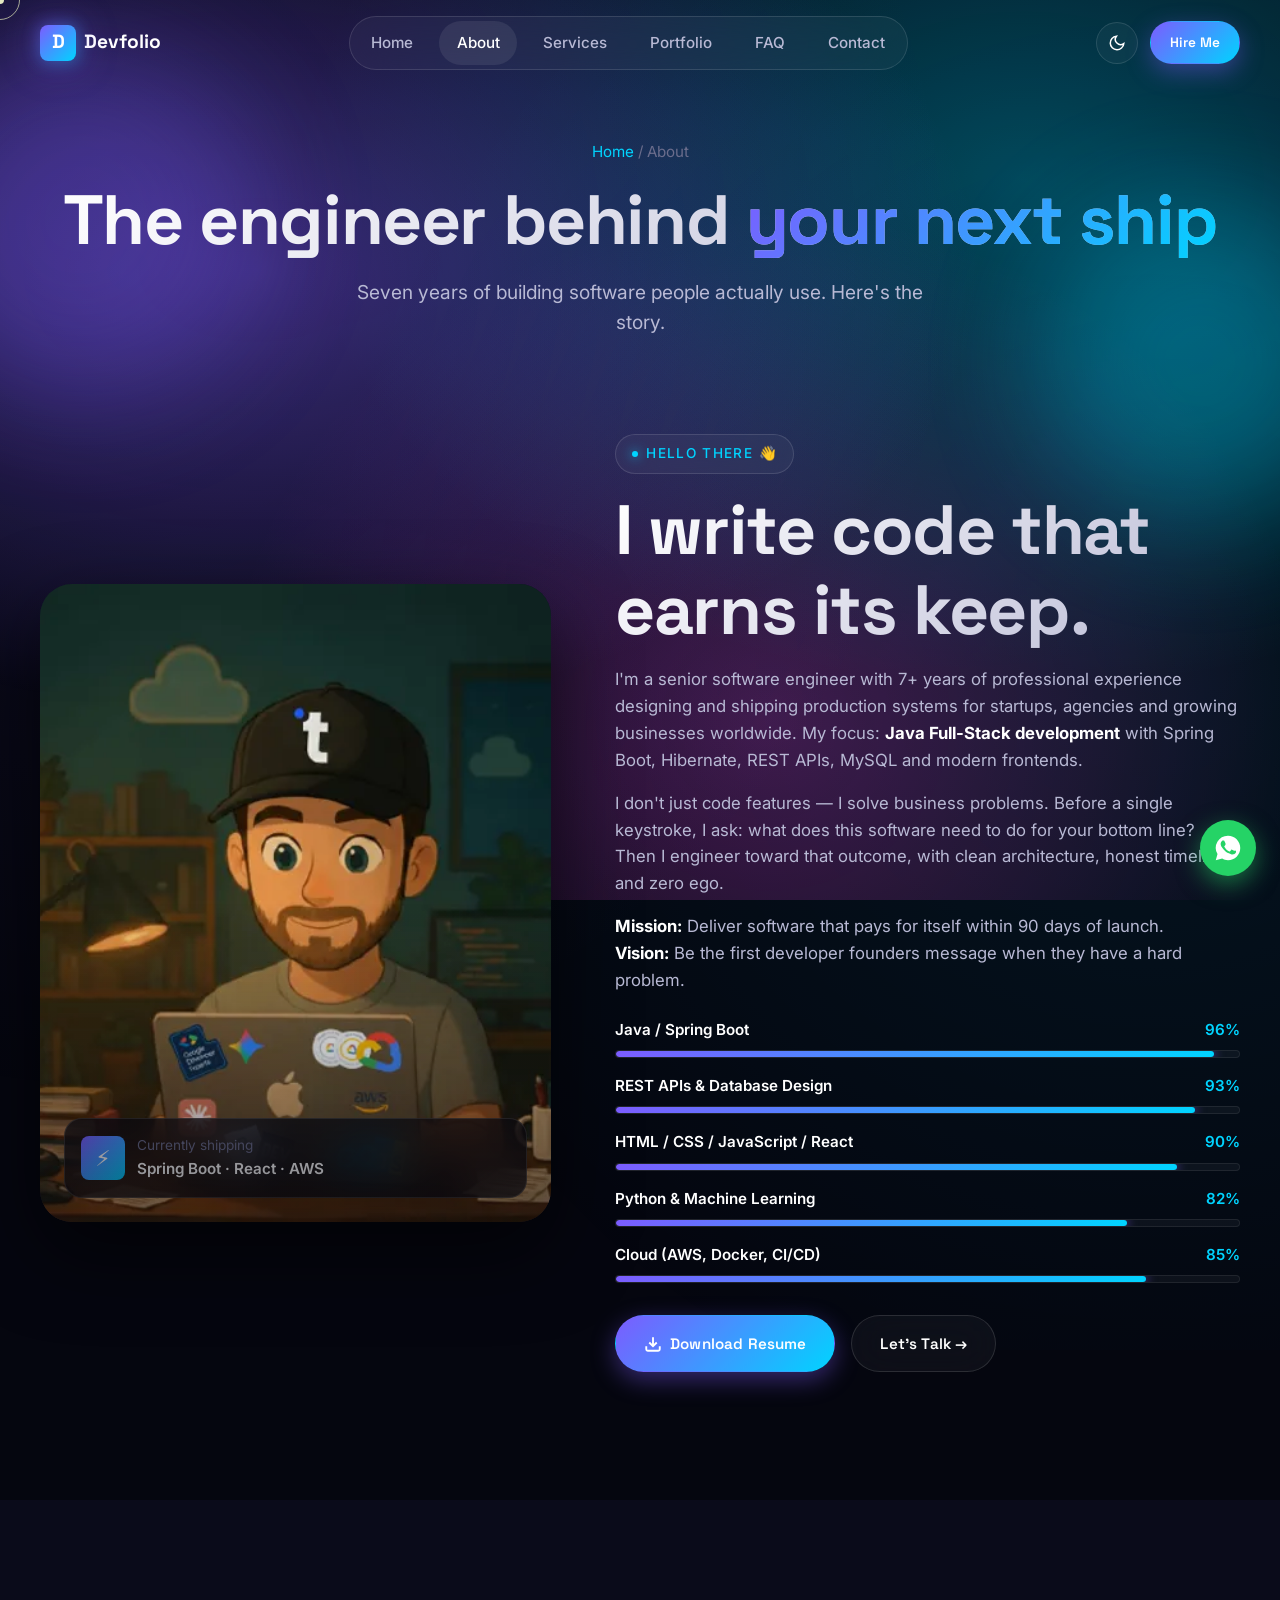
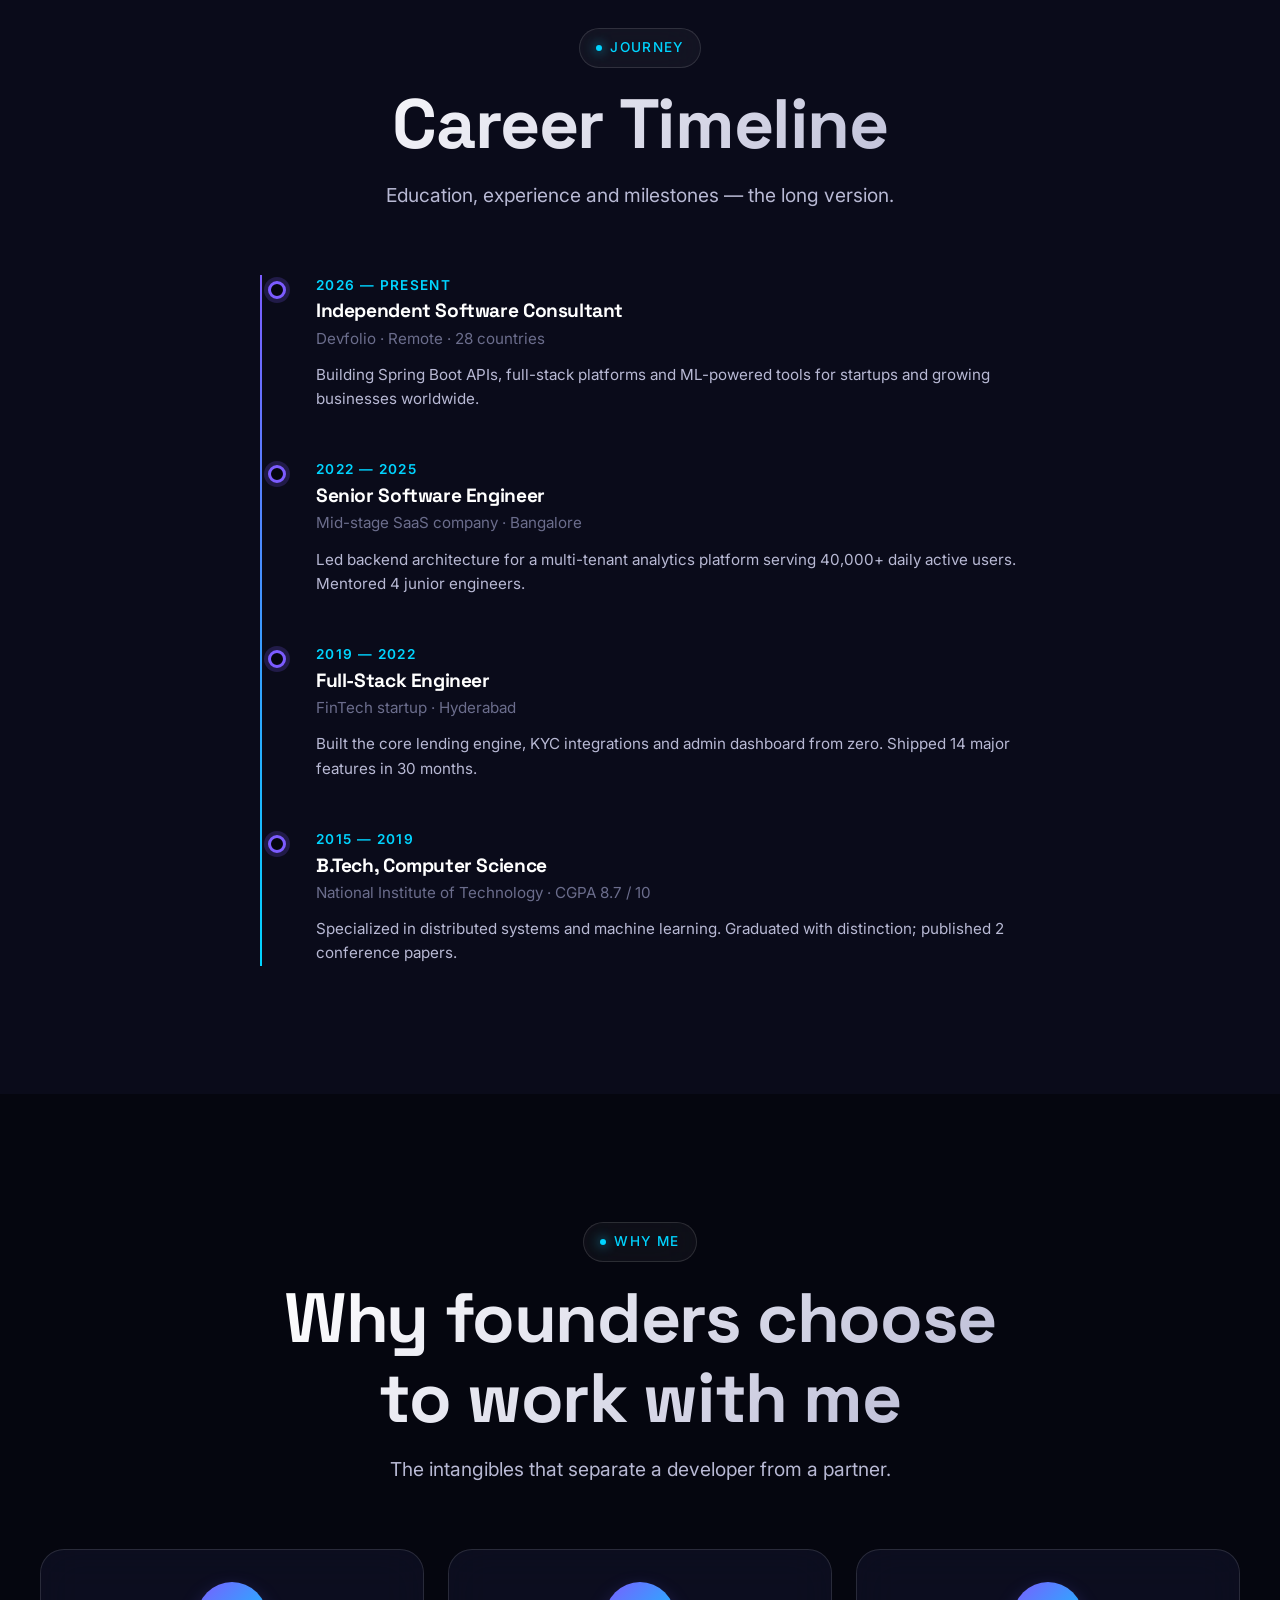
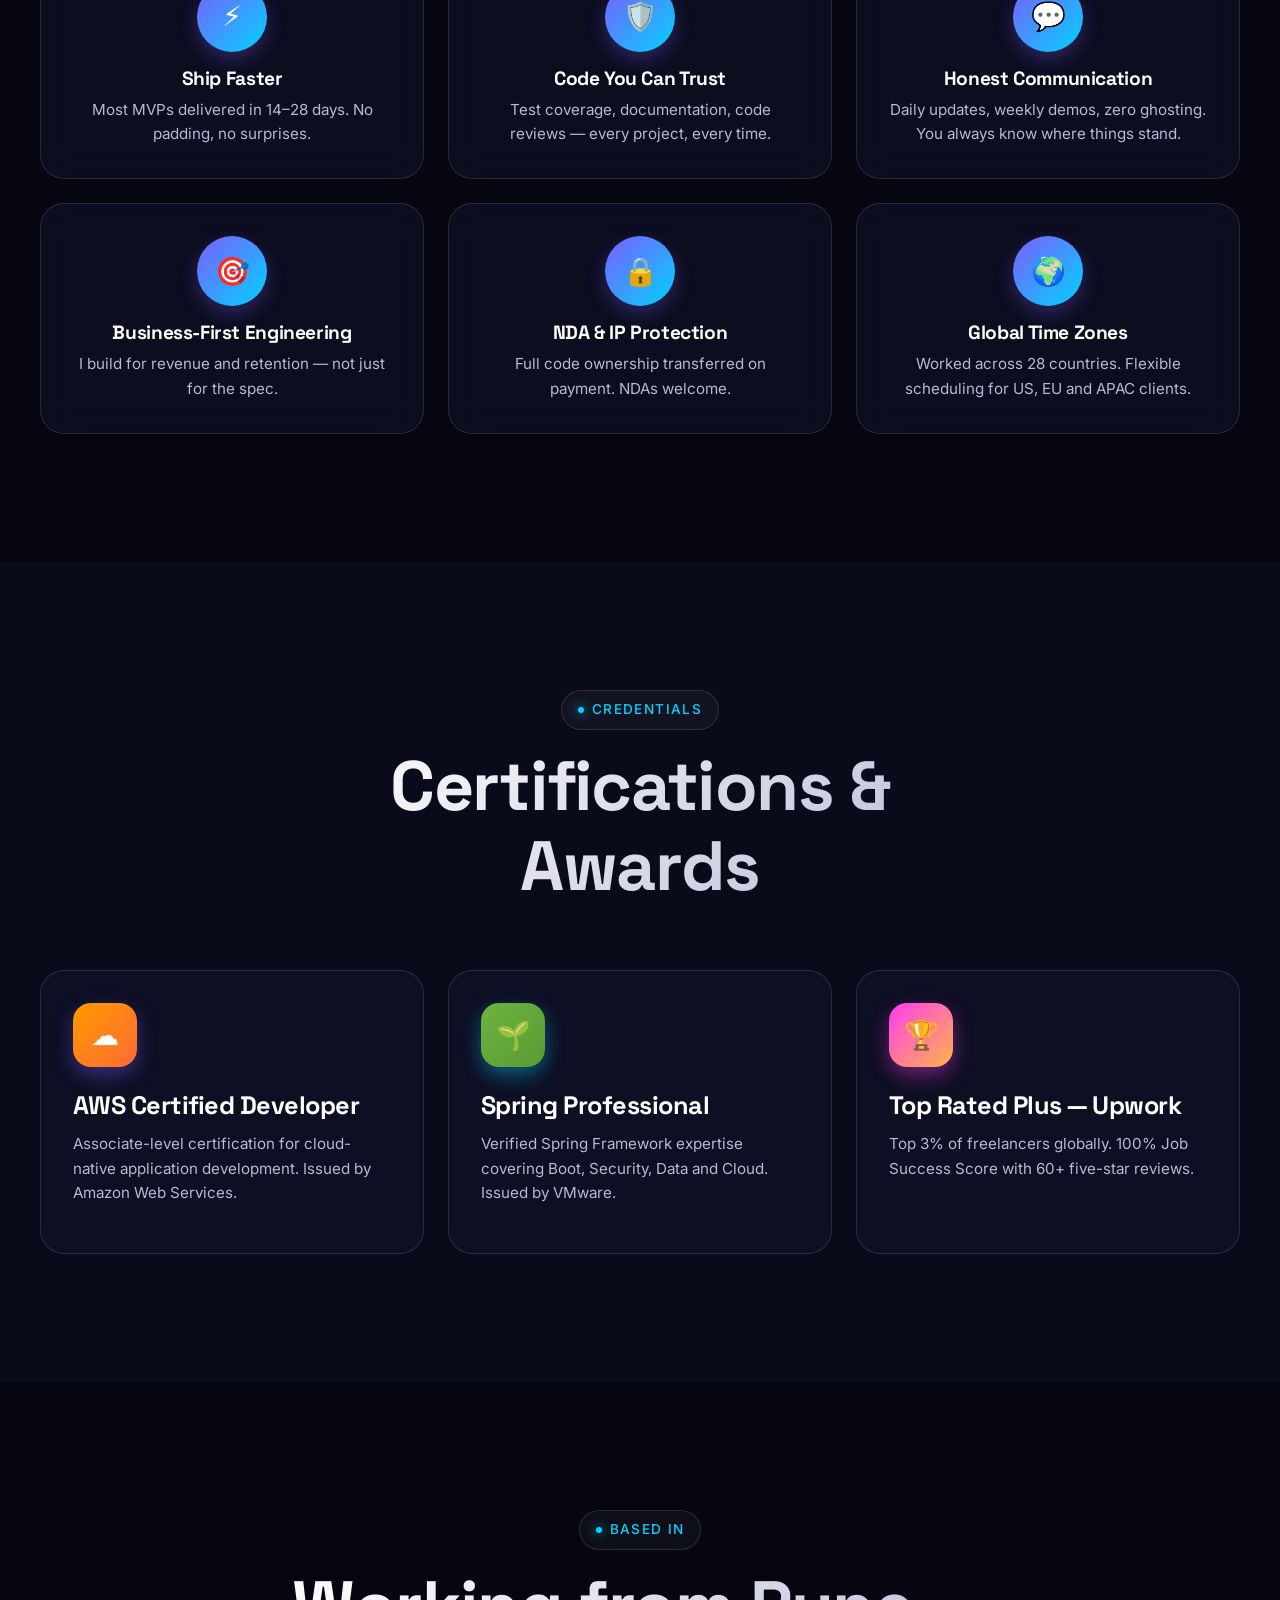
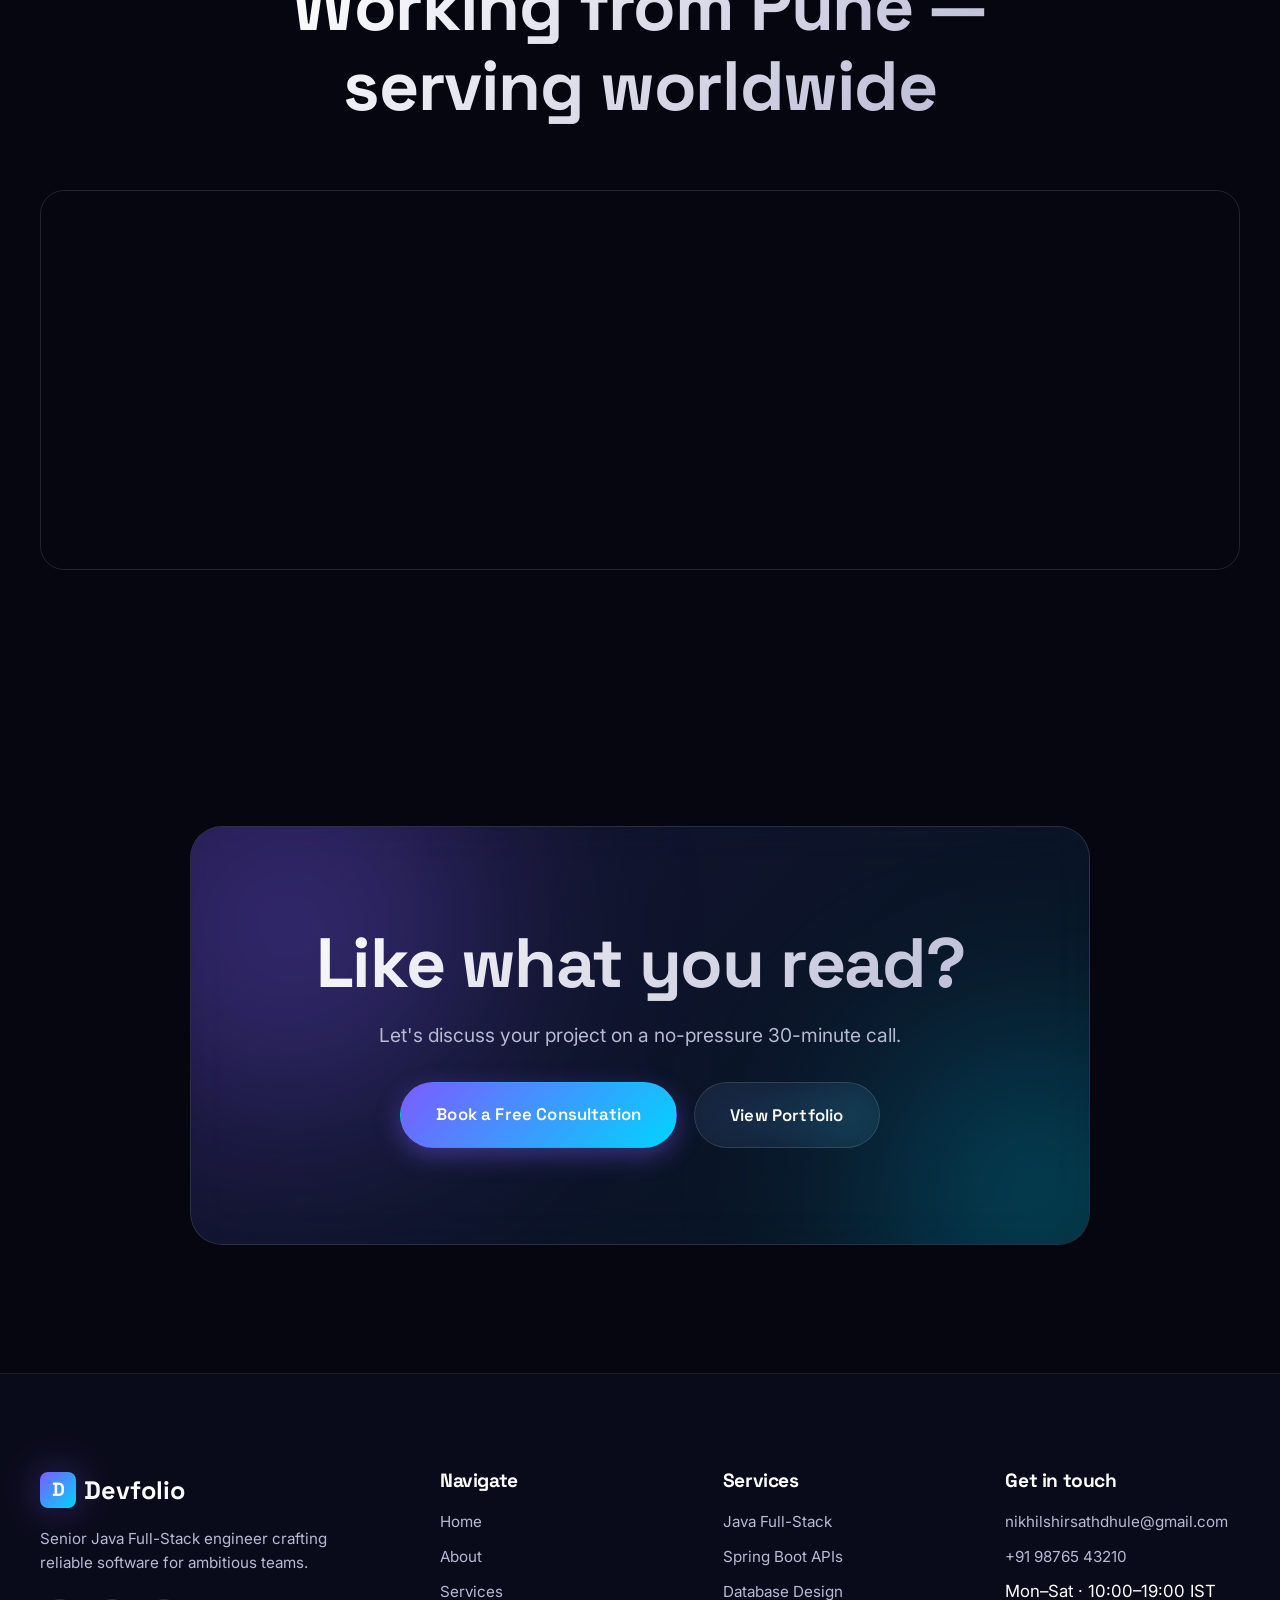
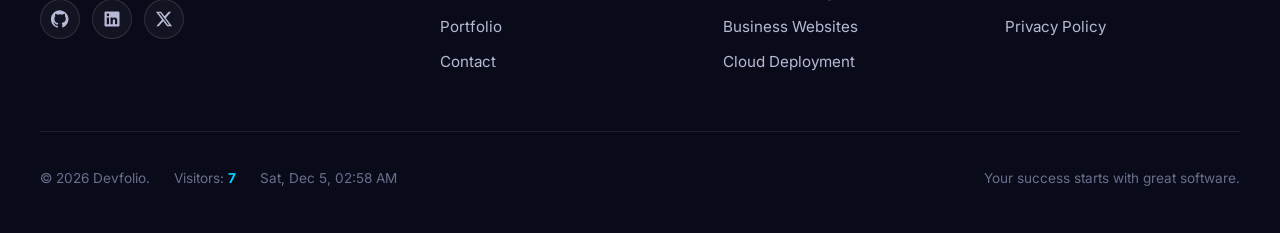
<file: devfolio-premium-website/about.html>
<!DOCTYPE html>
<html lang="en">
<head>
  <meta charset="UTF-8" />
  <meta name="viewport" content="width=device-width, initial-scale=1.0" />
  <title>About — Devfolio | Senior Java Full-Stack Developer</title>
  <meta name="description" content="Meet the developer behind Devfolio. 7+ years of shipping production software for startups and enterprises across 28 countries." />
  <meta name="keywords" content="About Java Developer, Software Engineer Profile, Spring Boot Expert, Hire Developer" />
  <link rel="canonical" href="https://devfolio.dev/about.html" />

  <meta property="og:title" content="About — Devfolio | Senior Java Full-Stack Developer" />
  <meta property="og:description" content="7+ years of shipping production software for startups and enterprises across 28 countries." />
  <meta property="og:image" content="https://images.unsplash.com/photo-1517694712202-14dd9538aa97?w=1200&h=630&fit=crop" />

  <link rel="icon" type="image/svg+xml" href="data:image/svg+xml,%3Csvg xmlns='http://www.w3.org/2000/svg' viewBox='0 0 100 100'%3E%3Cdefs%3E%3ClinearGradient id='g' x1='0' y1='0' x2='1' y2='1'%3E%3Cstop offset='0' stop-color='%237c5cff'/%3E%3Cstop offset='1' stop-color='%2300d4ff'/%3E%3C/linearGradient%3E%3C/defs%3E%3Crect width='100' height='100' rx='22' fill='url(%23g)'/%3E%3Ctext x='50' y='68' font-family='Arial' font-weight='700' font-size='56' fill='white' text-anchor='middle'%3ED%3C/text%3E%3C/svg%3E" />

  <link rel="stylesheet" href="css/variables.css" />
  <link rel="stylesheet" href="css/style.css" />
  <link rel="stylesheet" href="css/animations.css" />
  <link rel="stylesheet" href="css/responsive.css" />
</head>
<body>
  <div class="loader" id="loader"><div class="loader-logo">Devfolio</div><div class="loader-bar"><div class="loader-bar-fill"></div></div></div>
  <div class="cursor-dot"></div><div class="cursor-ring"></div>
  <div class="scroll-progress" id="scroll-progress"></div>

  <!-- Nav -->
  <header class="navbar" id="navbar">
    <div class="container nav-container">
      <a href="index.html" class="nav-logo"><span class="nav-logo-icon">D</span><span>Devfolio</span></a>
      <nav class="nav-menu" id="nav-menu">
        <a href="index.html" class="nav-link">Home</a>
        <a href="about.html" class="nav-link">About</a>
        <a href="services.html" class="nav-link">Services</a>
        <a href="portfolio.html" class="nav-link">Portfolio</a>
        <a href="faq.html" class="nav-link">FAQ</a>
        <a href="contact.html" class="nav-link">Contact</a>
      </nav>
      <div class="nav-actions">
        <button class="theme-toggle" id="theme-toggle" aria-label="Toggle theme">
          <svg class="moon-icon" viewBox="0 0 24 24" fill="none" stroke="currentColor" stroke-width="2"><path d="M21 12.79A9 9 0 1 1 11.21 3 7 7 0 0 0 21 12.79z"/></svg>
          <svg class="sun-icon" viewBox="0 0 24 24" fill="none" stroke="currentColor" stroke-width="2"><circle cx="12" cy="12" r="4"/><path d="M12 2v2M12 20v2M4.93 4.93l1.41 1.41M17.66 17.66l1.41 1.41M2 12h2M20 12h2M4.93 19.07l1.41-1.41M17.66 6.34l1.41-1.41"/></svg>
        </button>
        <a href="contact.html" class="btn btn-primary btn-sm">Hire Me</a>
        <button class="nav-toggle" id="nav-toggle" aria-label="Menu"><span></span><span></span><span></span></button>
      </div>
    </div>
  </header>

  <main>
    <!-- Page Header -->
    <section class="page-header">
      <div class="floating-shape shape-1"></div>
      <div class="floating-shape shape-2"></div>
      <div class="container">
        <div class="page-breadcrumb"><a href="index.html">Home</a> / About</div>
        <h1 class="page-title">The engineer behind <span class="gradient-text">your next ship</span></h1>
        <p class="section-subtitle">Seven years of building software people actually use. Here's the story.</p>
      </div>
    </section>

    <!-- About Intro -->
    <section style="padding-top: var(--space-xl);">
      <div class="container">
        <div class="about-grid">
          <div class="about-image-wrapper reveal-left">
            <img src="images\20949060.webp" alt="Developer at work" loading="lazy" />
            <div class="about-image-badge">
              <div class="about-image-badge-icon">⚡</div>
              <div>
                <div class="float-card-label">Currently shipping</div>
                <div class="float-card-value">Spring Boot · React · AWS</div>
              </div>
            </div>
          </div>
          <div class="about-content reveal-right">
            <span class="section-tag">Hello there 👋</span>
            <h2 class="section-title" style="text-align:left">I write code that earns its keep.</h2>
            <p>I'm a senior software engineer with 7+ years of professional experience designing and shipping production systems for startups, agencies and growing businesses worldwide. My focus: <strong style="color:var(--text-primary)">Java Full-Stack development</strong> with Spring Boot, Hibernate, REST APIs, MySQL and modern frontends.</p>
            <p>I don't just code features — I solve business problems. Before a single keystroke, I ask: what does this software need to do for your bottom line? Then I engineer toward that outcome, with clean architecture, honest timelines and zero ego.</p>
            <p><strong style="color:var(--text-primary)">Mission:</strong> Deliver software that pays for itself within 90 days of launch.<br/>
              <strong style="color:var(--text-primary)">Vision:</strong> Be the first developer founders message when they have a hard problem.</p>

            <!-- Skills bars -->
            <div class="skills-list">
              <div class="skill-item">
                <div class="skill-header"><span class="skill-name">Java / Spring Boot</span><span class="skill-percent">96%</span></div>
                <div class="skill-bar"><div class="skill-bar-fill" data-fill="96"></div></div>
              </div>
              <div class="skill-item">
                <div class="skill-header"><span class="skill-name">REST APIs & Database Design</span><span class="skill-percent">93%</span></div>
                <div class="skill-bar"><div class="skill-bar-fill" data-fill="93"></div></div>
              </div>
              <div class="skill-item">
                <div class="skill-header"><span class="skill-name">HTML / CSS / JavaScript / React</span><span class="skill-percent">90%</span></div>
                <div class="skill-bar"><div class="skill-bar-fill" data-fill="90"></div></div>
              </div>
              <div class="skill-item">
                <div class="skill-header"><span class="skill-name">Python & Machine Learning</span><span class="skill-percent">82%</span></div>
                <div class="skill-bar"><div class="skill-bar-fill" data-fill="82"></div></div>
              </div>
              <div class="skill-item">
                <div class="skill-header"><span class="skill-name">Cloud (AWS, Docker, CI/CD)</span><span class="skill-percent">85%</span></div>
                <div class="skill-bar"><div class="skill-bar-fill" data-fill="85"></div></div>
              </div>
            </div>

            <div style="display:flex; gap: var(--space-md); margin-top: var(--space-xl); flex-wrap: wrap;">
              <a href="#" download class="btn btn-primary">
                <svg viewBox="0 0 24 24" fill="none" stroke="currentColor" stroke-width="2.5"><path d="M21 15v4a2 2 0 0 1-2 2H5a2 2 0 0 1-2-2v-4M7 10l5 5 5-5M12 15V3"/></svg>
                Download Resume
              </a>
              <a href="contact.html" class="btn btn-secondary">Let's Talk →</a>
            </div>
          </div>
        </div>
      </div>
    </section>

    <!-- Timeline -->
    <section style="background: var(--bg-secondary);">
      <div class="container">
        <div class="section-header reveal">
          <span class="section-tag">Journey</span>
          <h2 class="section-title">Career Timeline</h2>
          <p class="section-subtitle">Education, experience and milestones — the long version.</p>
        </div>
        <div class="timeline">
          <div class="timeline-item reveal-left">
            <div class="timeline-dot"></div>
            <div class="timeline-date">2026 — Present</div>
            <h3 class="timeline-title">Independent Software Consultant</h3>
            <div class="timeline-org">Devfolio · Remote · 28 countries</div>
            <p class="timeline-desc">Building Spring Boot APIs, full-stack platforms and ML-powered tools for startups and growing businesses worldwide.</p>
          </div>
          <div class="timeline-item reveal-left">
            <div class="timeline-dot"></div>
            <div class="timeline-date">2022 — 2025</div>
            <h3 class="timeline-title">Senior Software Engineer</h3>
            <div class="timeline-org">Mid-stage SaaS company · Bangalore</div>
            <p class="timeline-desc">Led backend architecture for a multi-tenant analytics platform serving 40,000+ daily active users. Mentored 4 junior engineers.</p>
          </div>
          <div class="timeline-item reveal-left">
            <div class="timeline-dot"></div>
            <div class="timeline-date">2019 — 2022</div>
            <h3 class="timeline-title">Full-Stack Engineer</h3>
            <div class="timeline-org">FinTech startup · Hyderabad</div>
            <p class="timeline-desc">Built the core lending engine, KYC integrations and admin dashboard from zero. Shipped 14 major features in 30 months.</p>
          </div>
          <div class="timeline-item reveal-left">
            <div class="timeline-dot"></div>
            <div class="timeline-date">2015 — 2019</div>
            <h3 class="timeline-title">B.Tech, Computer Science</h3>
            <div class="timeline-org">National Institute of Technology · CGPA 8.7 / 10</div>
            <p class="timeline-desc">Specialized in distributed systems and machine learning. Graduated with distinction; published 2 conference papers.</p>
          </div>
        </div>
      </div>
    </section>

    <!-- Why Hire Me -->
    <section>
      <div class="container">
        <div class="section-header reveal">
          <span class="section-tag">Why Me</span>
          <h2 class="section-title">Why founders choose to work with me</h2>
          <p class="section-subtitle">The intangibles that separate a developer from a partner.</p>
        </div>
        <div class="why-grid reveal-stagger">
          <div class="why-card" data-tilt>
            <div class="why-icon">⚡</div>
            <h3 class="why-title">Ship Faster</h3>
            <p class="why-desc">Most MVPs delivered in 14–28 days. No padding, no surprises.</p>
          </div>
          <div class="why-card" data-tilt>
            <div class="why-icon">🛡️</div>
            <h3 class="why-title">Code You Can Trust</h3>
            <p class="why-desc">Test coverage, documentation, code reviews — every project, every time.</p>
          </div>
          <div class="why-card" data-tilt>
            <div class="why-icon">💬</div>
            <h3 class="why-title">Honest Communication</h3>
            <p class="why-desc">Daily updates, weekly demos, zero ghosting. You always know where things stand.</p>
          </div>
          <div class="why-card" data-tilt>
            <div class="why-icon">🎯</div>
            <h3 class="why-title">Business-First Engineering</h3>
            <p class="why-desc">I build for revenue and retention — not just for the spec.</p>
          </div>
          <div class="why-card" data-tilt>
            <div class="why-icon">🔒</div>
            <h3 class="why-title">NDA & IP Protection</h3>
            <p class="why-desc">Full code ownership transferred on payment. NDAs welcome.</p>
          </div>
          <div class="why-card" data-tilt>
            <div class="why-icon">🌍</div>
            <h3 class="why-title">Global Time Zones</h3>
            <p class="why-desc">Worked across 28 countries. Flexible scheduling for US, EU and APAC clients.</p>
          </div>
        </div>
      </div>
    </section>

    <!-- Certifications -->
    <section style="background: var(--bg-secondary);">
      <div class="container">
        <div class="section-header reveal">
          <span class="section-tag">Credentials</span>
          <h2 class="section-title">Certifications & Awards</h2>
        </div>
        <div class="services-grid reveal-stagger">
          <div class="service-card">
            <div class="service-icon" style="background: linear-gradient(135deg, #ff9900, #ff6b35);">☁️</div>
            <h3 class="service-title">AWS Certified Developer</h3>
            <p class="service-desc">Associate-level certification for cloud-native application development. Issued by Amazon Web Services.</p>
          </div>
          <div class="service-card">
            <div class="service-icon" style="background: linear-gradient(135deg, #6db33f, #5a9b35);">🌱</div>
            <h3 class="service-title">Spring Professional</h3>
            <p class="service-desc">Verified Spring Framework expertise covering Boot, Security, Data and Cloud. Issued by VMware.</p>
          </div>
          <div class="service-card">
            <div class="service-icon">🏆</div>
            <h3 class="service-title">Top Rated Plus — Upwork</h3>
            <p class="service-desc">Top 3% of freelancers globally. 100% Job Success Score with 60+ five-star reviews.</p>
          </div>
        </div>
      </div>
    </section>

    <!-- Map -->
    <section>
      <div class="container">
        <div class="section-header reveal">
          <span class="section-tag">Based In</span>
          <h2 class="section-title">Working from Pune — serving worldwide</h2>
        </div>
        <div class="map-wrapper reveal-scale">
          <iframe src="https://www.google.com/maps/embed?pb=!1m18!1m12!1m3!1d30272.770405528333!2d73.83503385406599!3d18.52435868348304!2m3!1f0!2f0!3f0!3m2!1i1024!2i768!4f13.1!3m3!1m2!1s0x3bc2bf2e67461101%3A0x828e12536678b91a!2sPune%2C%20Maharashtra!5e0!3m2!1sen!2sin!4v1700000000000" loading="lazy" referrerpolicy="no-referrer-when-downgrade" title="Bangalore Map"></iframe>
        </div>
      </div>
    </section>

    <!-- CTA -->
    <section class="cta-section">
      <div class="container">
        <div class="cta-card reveal-scale">
          <h2 class="cta-title">Like what you read?</h2>
          <p class="cta-desc">Let's discuss your project on a no-pressure 30-minute call.</p>
          <div class="cta-actions">
            <a href="contact.html" class="btn btn-primary btn-lg btn-magnetic">Book a Free Consultation</a>
            <a href="portfolio.html" class="btn btn-secondary btn-lg">View Portfolio</a>
          </div>
        </div>
      </div>
    </section>
  </main>

  <!-- Footer (compact – shared structure) -->
  <footer class="footer">
    <div class="container">
      <div class="footer-grid">
        <div class="footer-brand">
          <div class="footer-brand-logo"><span class="nav-logo-icon">D</span><span>Devfolio</span></div>
          <p class="footer-desc">Senior Java Full-Stack engineer crafting reliable software for ambitious teams.</p>
          <div class="footer-socials">
            <a class="social-link" href="#" aria-label="GitHub"><svg viewBox="0 0 24 24" fill="currentColor"><path d="M12 .3a12 12 0 0 0-3.8 23.4c.6.1.8-.3.8-.6v-2.2c-3.3.7-4-1.6-4-1.6-.6-1.4-1.4-1.8-1.4-1.8-1.1-.7.1-.7.1-.7 1.2.1 1.9 1.2 1.9 1.2 1.1 1.9 2.9 1.3 3.6 1 .1-.8.4-1.3.8-1.6-2.7-.3-5.5-1.3-5.5-6 0-1.3.5-2.4 1.2-3.2-.1-.3-.5-1.5.1-3.2 0 0 1-.3 3.3 1.2a11.5 11.5 0 0 1 6 0c2.3-1.5 3.3-1.2 3.3-1.2.7 1.7.2 2.9.1 3.2.8.8 1.2 1.9 1.2 3.2 0 4.6-2.8 5.6-5.5 5.9.4.4.8 1.1.8 2.2v3.3c0 .3.2.7.8.6A12 12 0 0 0 12 .3"/></svg></a>
            <a class="social-link" href="#" aria-label="LinkedIn"><svg viewBox="0 0 24 24" fill="currentColor"><path d="M20.5 2h-17A1.5 1.5 0 0 0 2 3.5v17A1.5 1.5 0 0 0 3.5 22h17a1.5 1.5 0 0 0 1.5-1.5v-17A1.5 1.5 0 0 0 20.5 2zM8 19H5v-9h3zM6.5 8.25A1.75 1.75 0 1 1 8.3 6.5a1.78 1.78 0 0 1-1.8 1.75zM19 19h-3v-4.74c0-1.42-.6-1.93-1.38-1.93A1.74 1.74 0 0 0 13 14.19V19h-3v-9h2.9v1.3a3.11 3.11 0 0 1 2.7-1.4c1.55 0 3.36.86 3.36 3.66z"/></svg></a>
            <a class="social-link" href="#" aria-label="Twitter"><svg viewBox="0 0 24 24" fill="currentColor"><path d="M18.244 2.25h3.308l-7.227 8.26 8.502 11.24H16.17l-5.214-6.817L4.99 21.75H1.68l7.73-8.835L1.254 2.25H8.08l4.713 6.231zm-1.161 17.52h1.833L7.084 4.126H5.117z"/></svg></a>
          </div>
        </div>
        <div class="footer-col"><h4>Navigate</h4><ul><li><a href="index.html">Home</a></li><li><a href="about.html">About</a></li><li><a href="services.html">Services</a></li><li><a href="portfolio.html">Portfolio</a></li><li><a href="contact.html">Contact</a></li></ul></div>
        <div class="footer-col"><h4>Services</h4><ul><li><a href="services.html">Java Full-Stack</a></li><li><a href="services.html">Spring Boot APIs</a></li><li><a href="services.html">Database Design</a></li><li><a href="services.html">Business Websites</a></li><li><a href="services.html">Cloud Deployment</a></li></ul></div>
        <div class="footer-col"><h4>Get in touch</h4><ul><li><a href="mailto:nikhilshirsathdhule@gmail.com">nikhilshirsathdhule@gmail.com</a></li><li><a href="tel:+919876543210">+91 98765 43210</a></li><li>Mon–Sat · 10:00–19:00 IST</li><li><a href="privacy.html">Privacy Policy</a></li></ul></div>
      </div>
      <div class="footer-bottom">
        <div class="info-bar" style="gap: 1.5rem;">
          <span>© 2026 Devfolio.</span>
          <span>Visitors: <strong id="visitor-count" style="color: var(--accent-secondary)">0</strong></span>
          <span id="current-datetime"></span>
        </div>
        <span>Your success starts with great software.</span>
      </div>
    </div>
  </footer>

  <a href="https://wa.me/919876543210" class="whatsapp-float" aria-label="WhatsApp" target="_blank" rel="noopener">
    <svg viewBox="0 0 24 24" fill="currentColor"><path d="M17.5 14.4c-.3-.2-1.7-.9-2-1s-.5-.2-.7.2-.8 1-1 1.2-.4.2-.7.1c-1-.5-2-1-2.7-1.9-.7-.8-1.3-1.8-1.5-2.1-.2-.4 0-.5.2-.7.2-.2.4-.4.5-.6s.2-.3.3-.5c.1-.3 0-.5 0-.7s-.7-1.8-1-2.4c-.3-.6-.5-.5-.7-.5h-.6c-.2 0-.5.1-.8.4-.3.4-1.1 1.1-1.1 2.6s1.2 3 1.4 3.2c.2.2 2.3 3.5 5.6 4.9.8.4 1.4.6 1.9.7.8.2 1.5.2 2.1.1.6-.1 1.7-.7 2-1.4.2-.7.2-1.3.1-1.4-.1-.2-.3-.3-.6-.4M12 22.5c-1.8 0-3.5-.5-5-1.4l-5.5 1.5 1.5-5.4A10.4 10.4 0 0 1 12 1.5c5.8 0 10.5 4.7 10.5 10.5S17.8 22.5 12 22.5"/></svg>
  </a>
  <button class="back-to-top" id="back-to-top" aria-label="Back to top">
    <svg width="18" height="18" viewBox="0 0 24 24" fill="none" stroke="currentColor" stroke-width="2.5"><path d="M18 15l-6-6-6 6"/></svg>
  </button>
  <div class="toast-container" id="toast-container"></div>

  <script src="js/theme.js"></script>
  <script src="js/main.js"></script>
  <script src="js/animation.js"></script>
</body>
</html>
</file>
<file: css/variables.css>
/* ============================================
   CSS VARIABLES - Design Tokens
   Premium Dark Theme with Glassmorphism
   ============================================ */

:root {
  /* ---------- Color Palette - Dark Theme ---------- */
  --bg-primary: #05060f;
  --bg-secondary: #0a0b1a;
  --bg-tertiary: #11132a;
  --bg-glass: rgba(255, 255, 255, 0.04);
  --bg-glass-strong: rgba(255, 255, 255, 0.08);
  --bg-card: rgba(17, 19, 42, 0.6);

  /* ---------- Brand / Accent ---------- */
  --accent-primary: #7c5cff;     /* Electric Violet */
  --accent-secondary: #00d4ff;   /* Cyan */
  --accent-tertiary: #ff3df0;    /* Magenta */
  --accent-success: #00ffa3;     /* Neon Green */
  --accent-warning: #ffb547;
  --accent-error: #ff4d6d;

  /* ---------- Gradients ---------- */
  --gradient-primary: linear-gradient(135deg, #7c5cff 0%, #00d4ff 100%);
  --gradient-secondary: linear-gradient(135deg, #ff3df0 0%, #7c5cff 100%);
  --gradient-aurora: linear-gradient(135deg, #7c5cff 0%, #ff3df0 50%, #00d4ff 100%);
  --gradient-mesh: radial-gradient(at 20% 30%, rgba(124, 92, 255, 0.4) 0px, transparent 50%),
                   radial-gradient(at 80% 20%, rgba(0, 212, 255, 0.3) 0px, transparent 50%),
                   radial-gradient(at 60% 80%, rgba(255, 61, 240, 0.25) 0px, transparent 50%);
  --gradient-border: linear-gradient(135deg, rgba(124, 92, 255, 0.6), rgba(0, 212, 255, 0.6));
  --gradient-text: linear-gradient(135deg, #ffffff 0%, #b8b9d4 100%);
  --gradient-glow: radial-gradient(circle, rgba(124, 92, 255, 0.4) 0%, transparent 70%);

  /* ---------- Text Colors ---------- */
  --text-primary: #ffffff;
  --text-secondary: #b8b9d4;
  --text-muted: #6b6d8c;
  --text-inverse: #05060f;

  /* ---------- Borders ---------- */
  --border-subtle: rgba(255, 255, 255, 0.08);
  --border-default: rgba(255, 255, 255, 0.12);
  --border-strong: rgba(255, 255, 255, 0.2);
  --border-glow: rgba(124, 92, 255, 0.4);

  /* ---------- Shadows - Soft Premium ---------- */
  --shadow-sm: 0 2px 8px rgba(0, 0, 0, 0.3);
  --shadow-md: 0 8px 24px rgba(0, 0, 0, 0.4);
  --shadow-lg: 0 20px 60px rgba(0, 0, 0, 0.5);
  --shadow-xl: 0 30px 80px rgba(0, 0, 0, 0.6);
  --shadow-glow: 0 0 40px rgba(124, 92, 255, 0.4);
  --shadow-glow-cyan: 0 0 40px rgba(0, 212, 255, 0.4);
  --shadow-neumorph: 8px 8px 24px rgba(0, 0, 0, 0.4), -8px -8px 24px rgba(255, 255, 255, 0.02);

  /* ---------- Typography ---------- */
  --font-display: 'Space Grotesk', 'Inter', system-ui, -apple-system, sans-serif;
  --font-body: 'Inter', system-ui, -apple-system, sans-serif;
  --font-mono: 'JetBrains Mono', 'Courier New', monospace;

  --fs-xs: clamp(0.75rem, 0.7rem + 0.2vw, 0.85rem);
  --fs-sm: clamp(0.85rem, 0.8rem + 0.25vw, 0.95rem);
  --fs-base: clamp(0.95rem, 0.9rem + 0.25vw, 1.05rem);
  --fs-md: clamp(1.05rem, 1rem + 0.3vw, 1.2rem);
  --fs-lg: clamp(1.25rem, 1.1rem + 0.6vw, 1.6rem);
  --fs-xl: clamp(1.6rem, 1.3rem + 1.2vw, 2.4rem);
  --fs-2xl: clamp(2rem, 1.5rem + 2vw, 3.2rem);
  --fs-3xl: clamp(2.5rem, 1.8rem + 3.2vw, 4.8rem);
  --fs-hero: clamp(2.8rem, 2rem + 4.5vw, 6.5rem);

  /* ---------- Spacing ---------- */
  --space-2xs: 0.25rem;
  --space-xs: 0.5rem;
  --space-sm: 0.75rem;
  --space-md: 1rem;
  --space-lg: 1.5rem;
  --space-xl: 2rem;
  --space-2xl: 3rem;
  --space-3xl: 4rem;
  --space-4xl: 6rem;
  --space-5xl: 8rem;

  /* ---------- Radius ---------- */
  --r-xs: 4px;
  --r-sm: 8px;
  --r-md: 12px;
  --r-lg: 18px;
  --r-xl: 24px;
  --r-2xl: 32px;
  --r-full: 9999px;

  /* ---------- Transitions ---------- */
  --t-fast: 150ms cubic-bezier(0.4, 0, 0.2, 1);
  --t-base: 300ms cubic-bezier(0.4, 0, 0.2, 1);
  --t-slow: 600ms cubic-bezier(0.4, 0, 0.2, 1);
  --t-spring: 400ms cubic-bezier(0.34, 1.56, 0.64, 1);
  --t-smooth: 800ms cubic-bezier(0.16, 1, 0.3, 1);

  /* ---------- Container ---------- */
  --container-max: 1280px;
  --container-padding: clamp(1rem, 4vw, 2.5rem);

  /* ---------- Z-Index ---------- */
  --z-base: 1;
  --z-dropdown: 100;
  --z-sticky: 200;
  --z-nav: 500;
  --z-modal: 1000;
  --z-cursor: 9999;
  --z-toast: 10000;
  --z-loader: 99999;
}

/* ---------- Light Theme Override ---------- */
[data-theme="light"] {
  --bg-primary: #f7f8fc;
  --bg-secondary: #ffffff;
  --bg-tertiary: #eef0fa;
  --bg-glass: rgba(255, 255, 255, 0.7);
  --bg-glass-strong: rgba(255, 255, 255, 0.9);
  --bg-card: rgba(255, 255, 255, 0.85);

  --text-primary: #0a0b1a;
  --text-secondary: #4a4c6b;
  --text-muted: #8a8da8;

  --border-subtle: rgba(10, 11, 26, 0.06);
  --border-default: rgba(10, 11, 26, 0.1);
  --border-strong: rgba(10, 11, 26, 0.18);

  --gradient-text: linear-gradient(135deg, #0a0b1a 0%, #4a4c6b 100%);
  --gradient-mesh: radial-gradient(at 20% 30%, rgba(124, 92, 255, 0.18) 0px, transparent 50%),
                   radial-gradient(at 80% 20%, rgba(0, 212, 255, 0.15) 0px, transparent 50%),
                   radial-gradient(at 60% 80%, rgba(255, 61, 240, 0.12) 0px, transparent 50%);

  --shadow-sm: 0 2px 8px rgba(10, 11, 26, 0.06);
  --shadow-md: 0 8px 24px rgba(10, 11, 26, 0.1);
  --shadow-lg: 0 20px 60px rgba(10, 11, 26, 0.12);
}
</file>
<file: css/style.css>
/* ============================================
   MAIN STYLESHEET - Devfolio Premium
   ============================================ */

@import url('https://fonts.googleapis.com/css2?family=Inter:wght@300;400;500;600;700;800&family=Space+Grotesk:wght@400;500;600;700&family=JetBrains+Mono:wght@400;500&display=swap');

/* ---------- Reset ---------- */
*, *::before, *::after {
  box-sizing: border-box;
  margin: 0;
  padding: 0;
}

html {
  scroll-behavior: smooth;
  -webkit-font-smoothing: antialiased;
  -moz-osx-font-smoothing: grayscale;
}

body {
  font-family: var(--font-body);
  font-size: var(--fs-base);
  line-height: 1.6;
  color: var(--text-primary);
  background: var(--bg-primary);
  overflow-x: hidden;
  position: relative;
  min-height: 100vh;
}

/* ---------- Animated Background Mesh ---------- */
body::before {
  content: '';
  position: fixed;
  inset: 0;
  background: var(--gradient-mesh);
  z-index: -2;
  pointer-events: none;
  animation: meshShift 20s ease-in-out infinite alternate;
}

@keyframes meshShift {
  0% { transform: scale(1) rotate(0deg); opacity: 0.9; }
  100% { transform: scale(1.15) rotate(2deg); opacity: 1; }
}

/* ---------- Aurora Effect ---------- */
body::after {
  content: '';
  position: fixed;
  top: -50%;
  left: -50%;
  width: 200%;
  height: 200%;
  background:
    radial-gradient(circle at 30% 40%, rgba(124, 92, 255, 0.08) 0%, transparent 40%),
    radial-gradient(circle at 70% 60%, rgba(0, 212, 255, 0.08) 0%, transparent 40%);
  z-index: -1;
  pointer-events: none;
  animation: aurora 25s linear infinite;
}

@keyframes aurora {
  0% { transform: rotate(0deg) scale(1); }
  50% { transform: rotate(180deg) scale(1.2); }
  100% { transform: rotate(360deg) scale(1); }
}

/* ---------- Typography ---------- */
h1, h2, h3, h4, h5, h6 {
  font-family: var(--font-display);
  font-weight: 700;
  line-height: 1.15;
  letter-spacing: -0.02em;
  color: var(--text-primary);
}

h1 { font-size: var(--fs-hero); }
h2 { font-size: var(--fs-3xl); }
h3 { font-size: var(--fs-2xl); }
h4 { font-size: var(--fs-xl); }
h5 { font-size: var(--fs-lg); }
h6 { font-size: var(--fs-md); }

p { color: var(--text-secondary); }

a {
  color: inherit;
  text-decoration: none;
  transition: color var(--t-base);
}

img, picture, video { max-width: 100%; display: block; }

ul, ol { list-style: none; }

button {
  font-family: inherit;
  cursor: pointer;
  border: none;
  background: none;
  color: inherit;
}

::selection {
  background: var(--accent-primary);
  color: white;
}

/* ---------- Custom Scrollbar ---------- */
::-webkit-scrollbar { width: 10px; height: 10px; }
::-webkit-scrollbar-track { background: var(--bg-secondary); }
::-webkit-scrollbar-thumb {
  background: linear-gradient(180deg, var(--accent-primary), var(--accent-secondary));
  border-radius: var(--r-full);
}
::-webkit-scrollbar-thumb:hover { background: var(--accent-primary); }

/* ---------- Containers / Layout ---------- */
.container {
  width: 100%;
  max-width: var(--container-max);
  margin-inline: auto;
  padding-inline: var(--container-padding);
}

section { padding-block: var(--space-5xl); position: relative; }

.section-header {
  text-align: center;
  margin-bottom: var(--space-3xl);
  max-width: 720px;
  margin-inline: auto;
}

.section-tag {
  display: inline-flex;
  align-items: center;
  gap: var(--space-xs);
  padding: var(--space-xs) var(--space-md);
  background: var(--bg-glass);
  border: 1px solid var(--border-default);
  border-radius: var(--r-full);
  font-size: var(--fs-xs);
  font-weight: 500;
  color: var(--accent-secondary);
  text-transform: uppercase;
  letter-spacing: 0.1em;
  margin-bottom: var(--space-md);
  backdrop-filter: blur(20px);
  -webkit-backdrop-filter: blur(20px);
}

.section-tag::before {
  content: '';
  width: 6px; height: 6px;
  border-radius: 50%;
  background: var(--accent-secondary);
  box-shadow: 0 0 12px var(--accent-secondary);
  animation: pulse 2s ease-in-out infinite;
}

@keyframes pulse {
  0%, 100% { opacity: 1; transform: scale(1); }
  50% { opacity: 0.5; transform: scale(1.3); }
}

.section-title {
  font-size: var(--fs-3xl);
  margin-bottom: var(--space-md);
  background: var(--gradient-text);
  -webkit-background-clip: text;
  background-clip: text;
  -webkit-text-fill-color: transparent;
}

.section-subtitle {
  font-size: var(--fs-md);
  color: var(--text-secondary);
  max-width: 600px;
  margin-inline: auto;
}

.gradient-text {
  background: var(--gradient-primary);
  -webkit-background-clip: text;
  background-clip: text;
  -webkit-text-fill-color: transparent;
  display: inline-block;
}

/* ---------- Buttons ---------- */
.btn {
  display: inline-flex;
  align-items: center;
  justify-content: center;
  gap: var(--space-xs);
  padding: 0.95rem 1.75rem;
  font-size: var(--fs-sm);
  font-weight: 600;
  font-family: var(--font-display);
  letter-spacing: 0.01em;
  border-radius: var(--r-full);
  transition: all var(--t-spring);
  cursor: pointer;
  position: relative;
  overflow: hidden;
  white-space: nowrap;
  text-align: center;
  border: 1px solid transparent;
}

.btn svg { width: 18px; height: 18px; transition: transform var(--t-base); }
.btn:hover svg { transform: translateX(4px); }

/* Primary Button - Gradient */
.btn-primary {
  background: var(--gradient-primary);
  color: white;
  box-shadow: 0 8px 24px rgba(124, 92, 255, 0.4);
}

.btn-primary::before {
  content: '';
  position: absolute;
  inset: 0;
  background: var(--gradient-secondary);
  opacity: 0;
  transition: opacity var(--t-base);
  z-index: -1;
}

.btn-primary:hover {
  transform: translateY(-3px);
  box-shadow: 0 14px 36px rgba(124, 92, 255, 0.55);
}

.btn-primary:hover::before { opacity: 1; }

/* Secondary - Glass */
.btn-secondary {
  background: var(--bg-glass);
  color: var(--text-primary);
  border: 1px solid var(--border-default);
  backdrop-filter: blur(20px);
  -webkit-backdrop-filter: blur(20px);
}

.btn-secondary:hover {
  background: var(--bg-glass-strong);
  border-color: var(--accent-primary);
  transform: translateY(-3px);
  box-shadow: var(--shadow-glow);
}

/* Ghost */
.btn-ghost {
  background: transparent;
  color: var(--text-primary);
  border: 1px solid var(--border-default);
}

.btn-ghost:hover {
  border-color: var(--accent-secondary);
  color: var(--accent-secondary);
}

/* Sizes */
.btn-sm { padding: 0.6rem 1.2rem; font-size: var(--fs-xs); }
.btn-lg { padding: 1.15rem 2.2rem; font-size: var(--fs-base); }

/* Magnetic effect (used by JS) */
.btn-magnetic { will-change: transform; }

/* ---------- Custom Cursor ---------- */
.cursor-dot, .cursor-ring {
  position: fixed;
  top: 0; left: 0;
  pointer-events: none;
  z-index: var(--z-cursor);
  transform: translate(-50%, -50%);
  will-change: transform;
  mix-blend-mode: difference;
}

.cursor-dot {
  width: 8px; height: 8px;
  background: white;
  border-radius: 50%;
  transition: transform 0.1s ease;
}

.cursor-ring {
  width: 40px; height: 40px;
  border: 1.5px solid rgba(255, 255, 255, 0.7);
  border-radius: 50%;
  transition: transform 0.3s ease, width 0.3s ease, height 0.3s ease, background 0.3s ease;
}

.cursor-ring.cursor-hover {
  width: 64px; height: 64px;
  background: rgba(124, 92, 255, 0.2);
  border-color: var(--accent-primary);
}

@media (hover: none) {
  .cursor-dot, .cursor-ring { display: none; }
}

/* ---------- Loading Screen ---------- */
.loader {
  position: fixed;
  inset: 0;
  background: var(--bg-primary);
  display: flex;
  flex-direction: column;
  align-items: center;
  justify-content: center;
  z-index: var(--z-loader);
  transition: opacity 0.6s ease, visibility 0.6s ease;
}

.loader.hidden { opacity: 0; visibility: hidden; }

.loader-logo {
  font-family: var(--font-display);
  font-size: var(--fs-2xl);
  font-weight: 700;
  background: var(--gradient-primary);
  -webkit-background-clip: text;
  background-clip: text;
  -webkit-text-fill-color: transparent;
  margin-bottom: var(--space-lg);
}

.loader-bar {
  width: 200px;
  height: 3px;
  background: var(--bg-tertiary);
  border-radius: var(--r-full);
  overflow: hidden;
}

.loader-bar-fill {
  height: 100%;
  width: 0;
  background: var(--gradient-primary);
  border-radius: var(--r-full);
  animation: loadFill 1.5s ease forwards;
  box-shadow: 0 0 12px var(--accent-primary);
}

@keyframes loadFill {
  0% { width: 0; }
  100% { width: 100%; }
}

/* ---------- Top Progress Bar ---------- */
.scroll-progress {
  position: fixed;
  top: 0; left: 0;
  height: 3px;
  width: 0%;
  background: var(--gradient-primary);
  z-index: var(--z-nav);
  box-shadow: 0 0 12px var(--accent-primary);
  transition: width 0.1s linear;
}

/* ---------- Navigation ---------- */
.navbar {
  position: fixed;
  top: 0; left: 0; right: 0;
  z-index: var(--z-nav);
  padding-block: var(--space-md);
  transition: all var(--t-base);
}

.navbar.scrolled {
  padding-block: var(--space-sm);
  background: rgba(5, 6, 15, 0.7);
  backdrop-filter: blur(24px) saturate(180%);
  -webkit-backdrop-filter: blur(24px) saturate(180%);
  border-bottom: 1px solid var(--border-subtle);
}

[data-theme="light"] .navbar.scrolled {
  background: rgba(247, 248, 252, 0.8);
}

.nav-container {
  display: flex;
  align-items: center;
  justify-content: space-between;
  gap: var(--space-lg);
}

.nav-logo {
  display: flex;
  align-items: center;
  gap: var(--space-xs);
  font-family: var(--font-display);
  font-weight: 700;
  font-size: var(--fs-md);
  color: var(--text-primary);
}

.nav-logo-icon {
  width: 36px; height: 36px;
  display: grid; place-items: center;
  background: var(--gradient-primary);
  border-radius: var(--r-sm);
  font-size: var(--fs-md);
  color: white;
  box-shadow: var(--shadow-glow);
  position: relative;
}

.nav-logo-icon::after {
  content: '';
  position: absolute;
  inset: -2px;
  border-radius: var(--r-sm);
  background: var(--gradient-primary);
  filter: blur(8px);
  opacity: 0.4;
  z-index: -1;
}

.nav-menu {
  display: flex;
  align-items: center;
  gap: var(--space-xs);
  background: var(--bg-glass);
  border: 1px solid var(--border-default);
  border-radius: var(--r-full);
  padding: var(--space-2xs);
  backdrop-filter: blur(20px);
  -webkit-backdrop-filter: blur(20px);
}

.nav-link {
  padding: 0.6rem 1.1rem;
  font-size: var(--fs-sm);
  font-weight: 500;
  color: var(--text-secondary);
  border-radius: var(--r-full);
  transition: all var(--t-base);
  position: relative;
}

.nav-link:hover, .nav-link.active {
  color: var(--text-primary);
  background: var(--bg-glass-strong);
}

.nav-actions {
  display: flex;
  align-items: center;
  gap: var(--space-sm);
}

.theme-toggle {
  width: 42px; height: 42px;
  display: grid; place-items: center;
  background: var(--bg-glass);
  border: 1px solid var(--border-default);
  border-radius: 50%;
  color: var(--text-primary);
  transition: all var(--t-base);
  backdrop-filter: blur(20px);
  -webkit-backdrop-filter: blur(20px);
}

.theme-toggle:hover {
  border-color: var(--accent-primary);
  transform: rotate(20deg);
}

.theme-toggle svg { width: 18px; height: 18px; }
.theme-toggle .sun-icon { display: none; }
[data-theme="light"] .theme-toggle .sun-icon { display: block; }
[data-theme="light"] .theme-toggle .moon-icon { display: none; }

.nav-toggle {
  display: none;
  width: 42px; height: 42px;
  background: var(--bg-glass);
  border: 1px solid var(--border-default);
  border-radius: 50%;
  flex-direction: column;
  align-items: center;
  justify-content: center;
  gap: 4px;
}

.nav-toggle span {
  width: 18px; height: 2px;
  background: var(--text-primary);
  border-radius: 2px;
  transition: all var(--t-base);
}

.nav-toggle.active span:nth-child(1) { transform: translateY(6px) rotate(45deg); }
.nav-toggle.active span:nth-child(2) { opacity: 0; }
.nav-toggle.active span:nth-child(3) { transform: translateY(-6px) rotate(-45deg); }

/* ---------- Hero Section ---------- */
.hero {
  min-height: 100vh;
  display: flex;
  align-items: center;
  position: relative;
  padding-top: 120px;
  padding-bottom: var(--space-4xl);
  overflow: hidden;
}

.hero-canvas {
  position: absolute;
  inset: 0;
  z-index: -1;
  opacity: 0.5;
}

.hero-content {
  display: grid;
  grid-template-columns: 1.1fr 0.9fr;
  gap: var(--space-3xl);
  align-items: center;
  position: relative;
}

.hero-text { position: relative; }

.hero-badge {
  display: inline-flex;
  align-items: center;
  gap: var(--space-xs);
  padding: var(--space-xs) var(--space-md);
  background: var(--bg-glass);
  border: 1px solid var(--border-default);
  border-radius: var(--r-full);
  font-size: var(--fs-xs);
  font-weight: 500;
  margin-bottom: var(--space-lg);
  backdrop-filter: blur(20px);
  -webkit-backdrop-filter: blur(20px);
}

.hero-badge-dot {
  width: 8px; height: 8px;
  border-radius: 50%;
  background: var(--accent-success);
  box-shadow: 0 0 12px var(--accent-success);
  animation: pulse 2s ease-in-out infinite;
}

.hero-title {
  font-size: var(--fs-hero);
  font-weight: 700;
  line-height: 1.05;
  margin-bottom: var(--space-lg);
  letter-spacing: -0.03em;
}

.hero-title span.line { display: block; }

.typed-text {
    display: inline-block;

    width: 650px;      /* Adjust if needed */

    min-height: 1.1em;

    white-space: nowrap;

    overflow: hidden;

    background: var(--gradient-primary);

    -webkit-background-clip: text;
    background-clip: text;
    -webkit-text-fill-color: transparent;

    position: relative;

    transition: opacity .35s ease;
}

.typed-cursor {
  display: inline-block;
  width: 4px;
  height: 1em;
  background: var(--accent-secondary);
  margin-left: 4px;
  vertical-align: middle;
  animation: blink 1s step-end infinite;
}

@keyframes blink { 50% { opacity: 0; } }

.hero-desc {
  font-size: var(--fs-md);
  color: var(--text-secondary);
  max-width: 520px;
  margin-bottom: var(--space-xl);
  line-height: 1.7;
}

.hero-cta {
  display: flex;
  flex-wrap: wrap;
  gap: var(--space-md);
  margin-bottom: var(--space-2xl);
}

.hero-trust {
  display: flex;
  align-items: center;
  gap: var(--space-md);
  flex-wrap: wrap;
}

.trust-avatars { display: flex; }

.trust-avatars img {
  width: 38px; height: 38px;
  border-radius: 50%;
  border: 2px solid var(--bg-primary);
  margin-left: -10px;
  object-fit: cover;
}

.trust-avatars img:first-child { margin-left: 0; }

.trust-text { font-size: var(--fs-sm); color: var(--text-secondary); }
.trust-stars { color: var(--accent-warning); font-size: var(--fs-sm); }

/* Hero Visual - 3D Card */
.hero-visual {
  position: relative;
  perspective: 1500px;
  height: 560px;
}

.hero-card-stack {
  position: relative;
  width: 100%;
  height: 100%;
  transform-style: preserve-3d;
  animation: floatCard 6s ease-in-out infinite;
}

@keyframes floatCard {
  0%, 100% { transform: translateY(0) rotateY(-8deg) rotateX(4deg); }
  50% { transform: translateY(-20px) rotateY(-12deg) rotateX(6deg); }
}

.hero-main-card {
  position: absolute;
  inset: 0;
  background: linear-gradient(135deg, rgba(124, 92, 255, 0.15), rgba(0, 212, 255, 0.08));
  border: 1px solid var(--border-default);
  border-radius: var(--r-2xl);
  overflow: hidden;
  backdrop-filter: blur(24px);
  -webkit-backdrop-filter: blur(24px);
  box-shadow: var(--shadow-xl), 0 0 80px rgba(124, 92, 255, 0.2);
  padding: var(--space-lg);
}

.hero-card-header {
  display: flex;
  align-items: center;
  justify-content: space-between;
  margin-bottom: var(--space-md);
}

.hero-card-dots { display: flex; gap: 6px; }
.hero-card-dots span {
  width: 12px; height: 12px;
  border-radius: 50%;
  background: rgba(255, 255, 255, 0.2);
}
.hero-card-dots span:nth-child(1) { background: #ff5f57; }
.hero-card-dots span:nth-child(2) { background: #febc2e; }
.hero-card-dots span:nth-child(3) { background: #28c840; }

.hero-card-title {
  font-family: var(--font-mono);
  font-size: var(--fs-xs);
  color: var(--text-muted);
}

.code-block {
  font-family: var(--font-mono);
  font-size: 0.78rem;
  line-height: 1.7;
  color: var(--text-secondary);
  white-space: pre-wrap;
}

.code-block .code-keyword { color: #ff79c6; }
.code-block .code-fn { color: #50fa7b; }
.code-block .code-str { color: #f1fa8c; }
.code-block .code-comment { color: #6272a4; }
.code-block .code-var { color: #8be9fd; }

/* Floating mini cards */
.float-card {
  position: absolute;
  background: var(--bg-card);
  border: 1px solid var(--border-default);
  border-radius: var(--r-lg);
  padding: var(--space-md);
  backdrop-filter: blur(20px);
  -webkit-backdrop-filter: blur(20px);
  box-shadow: var(--shadow-lg);
  display: flex;
  align-items: center;
  gap: var(--space-sm);
  animation: floatMini 5s ease-in-out infinite;
}

.float-card-1 {
  top: 8%;
  left: -8%;
  animation-delay: 0s;
}

.float-card-2 {
  bottom: 12%;
  right: -10%;
  animation-delay: 1s;
}

.float-card-3 {
  bottom: -5%;
  left: 8%;
  animation-delay: 2s;
}

@keyframes floatMini {
  0%, 100% { transform: translateY(0) translateZ(60px); }
  50% { transform: translateY(-15px) translateZ(60px); }
}

.float-card-icon {
  width: 40px; height: 40px;
  border-radius: var(--r-sm);
  background: var(--gradient-primary);
  display: grid; place-items: center;
  font-size: 18px;
}

.float-card-icon.green { background: linear-gradient(135deg, #00ffa3, #00d4ff); }
.float-card-icon.pink { background: linear-gradient(135deg, #ff3df0, #7c5cff); }

.float-card-label {
  font-size: var(--fs-xs);
  color: var(--text-muted);
}

.float-card-value {
  font-size: var(--fs-sm);
  font-weight: 600;
  color: var(--text-primary);
}

/* Hero glow */
.hero-glow {
  position: absolute;
  width: 500px; height: 500px;
  background: radial-gradient(circle, rgba(124, 92, 255, 0.3) 0%, transparent 70%);
  border-radius: 50%;
  filter: blur(60px);
  z-index: -1;
  top: 50%; left: 50%;
  transform: translate(-50%, -50%);
  animation: glowPulse 4s ease-in-out infinite;
}

@keyframes glowPulse {
  0%, 100% { transform: translate(-50%, -50%) scale(1); opacity: 0.6; }
  50% { transform: translate(-50%, -50%) scale(1.2); opacity: 0.9; }
}

/* ---------- Stats ---------- */
.stats {
  padding-block: var(--space-3xl);
}

.stats-grid {
  display: grid;
  grid-template-columns: repeat(4, 1fr);
  gap: var(--space-lg);
}

.stat-card {
  text-align: center;
  padding: var(--space-xl);
  background: var(--bg-glass);
  border: 1px solid var(--border-default);
  border-radius: var(--r-xl);
  backdrop-filter: blur(20px);
  -webkit-backdrop-filter: blur(20px);
  transition: all var(--t-base);
  position: relative;
  overflow: hidden;
}

.stat-card::before {
  content: '';
  position: absolute;
  top: 0; left: 0;
  width: 100%; height: 2px;
  background: var(--gradient-primary);
  transform: scaleX(0);
  transform-origin: left;
  transition: transform var(--t-slow);
}

.stat-card:hover::before { transform: scaleX(1); }

.stat-card:hover {
  transform: translateY(-6px);
  border-color: var(--accent-primary);
  box-shadow: var(--shadow-glow);
}

.stat-number {
  font-family: var(--font-display);
  font-size: var(--fs-3xl);
  font-weight: 700;
  background: var(--gradient-primary);
  -webkit-background-clip: text;
  background-clip: text;
  -webkit-text-fill-color: transparent;
  margin-bottom: var(--space-xs);
}

.stat-label {
  font-size: var(--fs-sm);
  color: var(--text-secondary);
  text-transform: uppercase;
  letter-spacing: 0.1em;
}

/* ---------- Marquee / Infinite Logo Scroll ---------- */
.marquee {
  padding-block: var(--space-2xl);
  position: relative;
  overflow: hidden;
  border-block: 1px solid var(--border-subtle);
}

.marquee-label {
  text-align: center;
  font-size: var(--fs-xs);
  color: var(--text-muted);
  text-transform: uppercase;
  letter-spacing: 0.2em;
  margin-bottom: var(--space-lg);
}

.marquee-track {
  display: flex;
  gap: var(--space-3xl);
  animation: marqueeMove 30s linear infinite;
  width: max-content;
}

.marquee-item {
  display: flex;
  align-items: center;
  gap: var(--space-sm);
  font-size: var(--fs-lg);
  font-weight: 600;
  color: var(--text-muted);
  font-family: var(--font-display);
  white-space: nowrap;
  transition: color var(--t-base);
}

.marquee-item:hover { color: var(--accent-secondary); }

.marquee-item svg { width: 28px; height: 28px; }

@keyframes marqueeMove {
  0% { transform: translateX(0); }
  100% { transform: translateX(-50%); }
}

.marquee::before, .marquee::after {
  content: '';
  position: absolute;
  top: 0; bottom: 0;
  width: 100px;
  z-index: 2;
  pointer-events: none;
}

.marquee::before {
  left: 0;
  background: linear-gradient(to right, var(--bg-primary), transparent);
}

.marquee::after {
  right: 0;
  background: linear-gradient(to left, var(--bg-primary), transparent);
}

/* ---------- Services Grid ---------- */
.services-grid {
  display: grid;
  grid-template-columns: repeat(3, 1fr);
  gap: var(--space-lg);
}

.service-card {
  position: relative;
  padding: var(--space-xl);
  background: var(--bg-card);
  border: 1px solid var(--border-default);
  border-radius: var(--r-xl);
  backdrop-filter: blur(20px);
  -webkit-backdrop-filter: blur(20px);
  transition: all var(--t-spring);
  overflow: hidden;
}

.service-card::before {
  content: '';
  position: absolute;
  inset: 0;
  background: radial-gradient(600px circle at var(--mx, 50%) var(--my, 50%),
              rgba(124, 92, 255, 0.15), transparent 40%);
  opacity: 0;
  transition: opacity var(--t-base);
  pointer-events: none;
}

.service-card:hover::before { opacity: 1; }

.service-card:hover {
  transform: translateY(-8px);
  border-color: var(--accent-primary);
  box-shadow: var(--shadow-xl), 0 0 40px rgba(124, 92, 255, 0.2);
}

.service-icon {
  width: 64px; height: 64px;
  display: grid; place-items: center;
  background: var(--gradient-primary);
  border-radius: var(--r-lg);
  font-size: 28px;
  margin-bottom: var(--space-lg);
  box-shadow: 0 8px 20px rgba(124, 92, 255, 0.4);
  position: relative;
}

.service-icon svg { width: 28px; height: 28px; color: white; }

.service-card:nth-child(3n+2) .service-icon {
  background: linear-gradient(135deg, #00d4ff, #00ffa3);
  box-shadow: 0 8px 20px rgba(0, 212, 255, 0.4);
}

.service-card:nth-child(3n+3) .service-icon {
  background: linear-gradient(135deg, #ff3df0, #ffb547);
  box-shadow: 0 8px 20px rgba(255, 61, 240, 0.4);
}

.service-title {
  font-size: var(--fs-lg);
  margin-bottom: var(--space-sm);
}

.service-desc {
  font-size: var(--fs-sm);
  color: var(--text-secondary);
  line-height: 1.6;
  margin-bottom: var(--space-md);
}

.service-meta {
  display: flex;
  flex-wrap: wrap;
  gap: var(--space-sm);
  padding-top: var(--space-md);
  border-top: 1px solid var(--border-subtle);
  margin-bottom: var(--space-md);
}

.service-meta-item {
  font-size: var(--fs-xs);
  color: var(--text-muted);
  display: flex;
  align-items: center;
  gap: 4px;
}

.service-meta-item strong {
  color: var(--text-primary);
  font-weight: 600;
}

.service-link {
  display: inline-flex;
  align-items: center;
  gap: var(--space-xs);
  font-size: var(--fs-sm);
  font-weight: 600;
  color: var(--accent-secondary);
  transition: gap var(--t-base);
}

.service-link:hover { gap: var(--space-sm); color: var(--accent-primary); }

/* ---------- Portfolio Cards ---------- */
.portfolio-grid {
  display: grid;
  grid-template-columns: repeat(3, 1fr);
  gap: var(--space-lg);
}

.portfolio-card {
  position: relative;
  border-radius: var(--r-xl);
  overflow: hidden;
  background: var(--bg-card);
  border: 1px solid var(--border-default);
  transition: all var(--t-spring);
  cursor: pointer;
}

.portfolio-card:hover {
  transform: translateY(-8px);
  border-color: var(--accent-primary);
  box-shadow: var(--shadow-xl), 0 0 30px rgba(124, 92, 255, 0.2);
}

.portfolio-image {
  position: relative;
  aspect-ratio: 16 / 11;
  overflow: hidden;
  background: var(--bg-tertiary);
}

.portfolio-image img {
  width: 100%; height: 100%;
  object-fit: cover;
  transition: transform var(--t-smooth);
}

.portfolio-card:hover .portfolio-image img { transform: scale(1.08); }

.portfolio-overlay {
  position: absolute;
  inset: 0;
  background: linear-gradient(to top, rgba(5, 6, 15, 0.95) 0%, transparent 60%);
  display: flex;
  align-items: flex-end;
  padding: var(--space-md);
  opacity: 0;
  transition: opacity var(--t-base);
}

.portfolio-card:hover .portfolio-overlay { opacity: 1; }

.portfolio-overlay-actions {
  display: flex;
  gap: var(--space-xs);
}

.portfolio-action {
  width: 38px; height: 38px;
  display: grid; place-items: center;
  background: var(--bg-glass-strong);
  border: 1px solid var(--border-default);
  border-radius: 50%;
  color: white;
  backdrop-filter: blur(12px);
  transition: all var(--t-base);
}

.portfolio-action:hover {
  background: var(--accent-primary);
  border-color: var(--accent-primary);
  transform: scale(1.1);
}

.portfolio-action svg { width: 16px; height: 16px; }

.portfolio-content { padding: var(--space-lg); }

.portfolio-category {
  font-size: var(--fs-xs);
  font-weight: 600;
  color: var(--accent-secondary);
  text-transform: uppercase;
  letter-spacing: 0.1em;
  margin-bottom: var(--space-xs);
}

.portfolio-title {
  font-size: var(--fs-lg);
  margin-bottom: var(--space-sm);
}

.portfolio-tech {
  display: flex;
  flex-wrap: wrap;
  gap: var(--space-2xs);
}

.tech-tag {
  font-size: 0.7rem;
  padding: 4px 10px;
  background: var(--bg-glass);
  border: 1px solid var(--border-subtle);
  border-radius: var(--r-full);
  color: var(--text-secondary);
  font-family: var(--font-mono);
}

/* Portfolio Filters */
.portfolio-filters {
  display: flex;
  flex-wrap: wrap;
  justify-content: center;
  gap: var(--space-xs);
  margin-bottom: var(--space-2xl);
}

.filter-btn {
  padding: 0.6rem 1.2rem;
  background: var(--bg-glass);
  border: 1px solid var(--border-default);
  border-radius: var(--r-full);
  font-size: var(--fs-sm);
  color: var(--text-secondary);
  cursor: pointer;
  transition: all var(--t-base);
  backdrop-filter: blur(12px);
  -webkit-backdrop-filter: blur(12px);
}

.filter-btn:hover, .filter-btn.active {
  background: var(--gradient-primary);
  color: white;
  border-color: transparent;
}

/* ---------- Testimonials ---------- */
.testimonial-slider {
  position: relative;
  overflow: hidden;
  max-width: 900px;
  margin-inline: auto;
}

.testimonial-track {
  display: flex;
  transition: transform var(--t-slow);
}

.testimonial-card {
  flex: 0 0 100%;
  padding: var(--space-2xl);
  text-align: center;
}

.testimonial-quote {
  font-size: var(--fs-lg);
  line-height: 1.6;
  color: var(--text-primary);
  margin-bottom: var(--space-lg);
  font-style: italic;
  position: relative;
}

.testimonial-quote::before {
  content: '“';
  font-family: Georgia, serif;
  font-size: 5rem;
  position: absolute;
  top: -2rem; left: 50%;
  transform: translateX(-50%);
  color: var(--accent-primary);
  opacity: 0.3;
  font-style: normal;
  line-height: 1;
}

.testimonial-author {
  display: flex;
  align-items: center;
  justify-content: center;
  gap: var(--space-md);
}

.testimonial-avatar {
  width: 56px; height: 56px;
  border-radius: 50%;
  object-fit: cover;
  border: 2px solid var(--accent-primary);
}

.testimonial-info { text-align: left; }
.testimonial-name {
  font-weight: 600;
  color: var(--text-primary);
  font-size: var(--fs-base);
}
.testimonial-role {
  font-size: var(--fs-xs);
  color: var(--text-muted);
}

.testimonial-stars {
  color: var(--accent-warning);
  margin-bottom: var(--space-sm);
}

.slider-controls {
  display: flex;
  justify-content: center;
  align-items: center;
  gap: var(--space-md);
  margin-top: var(--space-lg);
}

.slider-arrow {
  width: 44px; height: 44px;
  display: grid; place-items: center;
  background: var(--bg-glass);
  border: 1px solid var(--border-default);
  border-radius: 50%;
  color: var(--text-primary);
  transition: all var(--t-base);
  backdrop-filter: blur(12px);
}

.slider-arrow:hover {
  background: var(--accent-primary);
  border-color: var(--accent-primary);
  transform: scale(1.1);
}

.slider-dots {
  display: flex;
  gap: var(--space-xs);
}

.slider-dot {
  width: 8px; height: 8px;
  border-radius: 50%;
  background: var(--border-strong);
  cursor: pointer;
  transition: all var(--t-base);
}

.slider-dot.active {
  width: 32px;
  border-radius: var(--r-full);
  background: var(--gradient-primary);
}

/* ---------- CTA Section ---------- */
.cta-section {
  text-align: center;
  position: relative;
}

.cta-card {
  max-width: 900px;
  margin-inline: auto;
  padding: var(--space-4xl) var(--space-2xl);
  background: linear-gradient(135deg, rgba(124, 92, 255, 0.15), rgba(0, 212, 255, 0.08));
  border: 1px solid var(--border-default);
  border-radius: var(--r-2xl);
  backdrop-filter: blur(24px);
  -webkit-backdrop-filter: blur(24px);
  position: relative;
  overflow: hidden;
}

.cta-card::before {
  content: '';
  position: absolute;
  width: 600px; height: 600px;
  background: var(--gradient-glow);
  border-radius: 50%;
  top: -200px; left: -200px;
  filter: blur(80px);
  z-index: -1;
}

.cta-card::after {
  content: '';
  position: absolute;
  width: 500px; height: 500px;
  background: radial-gradient(circle, rgba(0, 212, 255, 0.3) 0%, transparent 70%);
  border-radius: 50%;
  bottom: -200px; right: -200px;
  filter: blur(80px);
  z-index: -1;
}

.cta-title {
  font-size: var(--fs-3xl);
  margin-bottom: var(--space-md);
  background: var(--gradient-text);
  -webkit-background-clip: text;
  background-clip: text;
  -webkit-text-fill-color: transparent;
}

.cta-desc {
  font-size: var(--fs-md);
  color: var(--text-secondary);
  max-width: 560px;
  margin-inline: auto;
  margin-bottom: var(--space-xl);
}

.cta-actions {
  display: flex;
  justify-content: center;
  flex-wrap: wrap;
  gap: var(--space-md);
}

/* ---------- Newsletter ---------- */
.newsletter {
  padding-block: var(--space-3xl);
  background: var(--bg-secondary);
  border-block: 1px solid var(--border-subtle);
}

.newsletter-content {
  display: grid;
  grid-template-columns: 1.2fr 1fr;
  gap: var(--space-2xl);
  align-items: center;
}

.newsletter-title { font-size: var(--fs-2xl); margin-bottom: var(--space-sm); }
.newsletter-desc { color: var(--text-secondary); }

.newsletter-form {
  display: flex;
  gap: var(--space-xs);
  padding: var(--space-2xs);
  background: var(--bg-glass);
  border: 1px solid var(--border-default);
  border-radius: var(--r-full);
  backdrop-filter: blur(12px);
}

.newsletter-input {
  flex: 1;
  padding: 0.85rem 1.2rem;
  background: transparent;
  border: none;
  color: var(--text-primary);
  font-size: var(--fs-sm);
  font-family: inherit;
  outline: none;
}

.newsletter-input::placeholder { color: var(--text-muted); }

/* ---------- Footer ---------- */
.footer {
  padding-top: var(--space-4xl);
  padding-bottom: var(--space-xl);
  background: var(--bg-secondary);
  border-top: 1px solid var(--border-subtle);
  position: relative;
  overflow: hidden;
}

.footer-grid {
  display: grid;
  grid-template-columns: 1.5fr 1fr 1fr 1fr;
  gap: var(--space-2xl);
  margin-bottom: var(--space-2xl);
}

.footer-brand-logo {
  display: flex;
  align-items: center;
  gap: var(--space-xs);
  font-family: var(--font-display);
  font-weight: 700;
  font-size: var(--fs-lg);
  margin-bottom: var(--space-md);
}

.footer-desc {
  color: var(--text-secondary);
  margin-bottom: var(--space-lg);
  max-width: 320px;
  font-size: var(--fs-sm);
}

.footer-socials {
  display: flex;
  gap: var(--space-sm);
}

.social-link {
  width: 40px; height: 40px;
  display: grid; place-items: center;
  background: var(--bg-glass);
  border: 1px solid var(--border-default);
  border-radius: 50%;
  color: var(--text-secondary);
  transition: all var(--t-base);
  backdrop-filter: blur(12px);
}

.social-link:hover {
  background: var(--gradient-primary);
  color: white;
  border-color: transparent;
  transform: translateY(-3px);
}

.social-link svg { width: 18px; height: 18px; }

.footer-col h4 {
  font-size: var(--fs-md);
  margin-bottom: var(--space-md);
  color: var(--text-primary);
}

.footer-col ul li {
  margin-bottom: var(--space-xs);
}

.footer-col ul li a {
  color: var(--text-secondary);
  font-size: var(--fs-sm);
  transition: color var(--t-base);
}

.footer-col ul li a:hover { color: var(--accent-secondary); }

.footer-bottom {
  padding-top: var(--space-lg);
  border-top: 1px solid var(--border-subtle);
  display: flex;
  justify-content: space-between;
  align-items: center;
  flex-wrap: wrap;
  gap: var(--space-md);
  font-size: var(--fs-xs);
  color: var(--text-muted);
}

/* ---------- Back to Top ---------- */
.back-to-top {
  position: fixed;
  bottom: 90px;
  right: var(--space-lg);
  width: 48px; height: 48px;
  display: grid; place-items: center;
  background: var(--gradient-primary);
  border-radius: 50%;
  color: white;
  cursor: pointer;
  opacity: 0;
  visibility: hidden;
  transform: translateY(20px);
  transition: all var(--t-base);
  z-index: var(--z-sticky);
  box-shadow: var(--shadow-glow);
}

.back-to-top.visible {
  opacity: 1;
  visibility: visible;
  transform: translateY(0);
}

.back-to-top:hover {
  transform: translateY(-4px) scale(1.05);
  box-shadow: 0 12px 30px rgba(124, 92, 255, 0.6);
}

/* ---------- WhatsApp Float ---------- */
.whatsapp-float {
  position: fixed;
  bottom: var(--space-lg);
  right: var(--space-lg);
  width: 56px; height: 56px;
  display: grid; place-items: center;
  background: #25D366;
  border-radius: 50%;
  color: white;
  cursor: pointer;
  z-index: var(--z-sticky);
  box-shadow: 0 8px 24px rgba(37, 211, 102, 0.5);
  transition: transform var(--t-spring);
  animation: pulseRing 2.5s ease-in-out infinite;
}

.whatsapp-float:hover { transform: scale(1.1); }

.whatsapp-float svg { width: 28px; height: 28px; }

@keyframes pulseRing {
  0% { box-shadow: 0 8px 24px rgba(37, 211, 102, 0.5), 0 0 0 0 rgba(37, 211, 102, 0.5); }
  70% { box-shadow: 0 8px 24px rgba(37, 211, 102, 0.5), 0 0 0 18px rgba(37, 211, 102, 0); }
  100% { box-shadow: 0 8px 24px rgba(37, 211, 102, 0.5), 0 0 0 0 rgba(37, 211, 102, 0); }
}

/* ---------- Toast Notification ---------- */
.toast-container {
  position: fixed;
  top: 90px;
  right: var(--space-lg);
  z-index: var(--z-toast);
  display: flex;
  flex-direction: column;
  gap: var(--space-sm);
  pointer-events: none;
}

.toast {
  display: flex;
  align-items: center;
  gap: var(--space-sm);
  padding: var(--space-md) var(--space-lg);
  background: var(--bg-card);
  border: 1px solid var(--border-default);
  border-left: 3px solid var(--accent-success);
  border-radius: var(--r-md);
  backdrop-filter: blur(20px);
  -webkit-backdrop-filter: blur(20px);
  box-shadow: var(--shadow-lg);
  min-width: 280px;
  max-width: 360px;
  transform: translateX(120%);
  transition: transform var(--t-spring);
  pointer-events: auto;
  font-size: var(--fs-sm);
}

.toast.show { transform: translateX(0); }
.toast.error { border-left-color: var(--accent-error); }
.toast.warning { border-left-color: var(--accent-warning); }

.toast-icon {
  width: 24px; height: 24px;
  flex-shrink: 0;
  display: grid; place-items: center;
}

/* ---------- About Page Specific ---------- */
.page-header {
  padding-top: 140px;
  padding-bottom: var(--space-3xl);
  text-align: center;
}

.page-breadcrumb {
  font-size: var(--fs-sm);
  color: var(--text-muted);
  margin-bottom: var(--space-md);
}

.page-breadcrumb a { color: var(--accent-secondary); }

.page-title {
  font-size: var(--fs-3xl);
  margin-bottom: var(--space-md);
  background: var(--gradient-text);
  -webkit-background-clip: text;
  background-clip: text;
  -webkit-text-fill-color: transparent;
}

.about-grid {
  display: grid;
  grid-template-columns: 0.9fr 1.1fr;
  gap: var(--space-3xl);
  align-items: center;
}

.about-image-wrapper {
  position: relative;
  border-radius: var(--r-2xl);
  overflow: hidden;
  aspect-ratio: 4 / 5;
  background: var(--bg-tertiary);
  box-shadow: var(--shadow-xl);
}

.about-image-wrapper img {
  width: 100%; height: 100%;
  object-fit: cover;
}

.about-image-wrapper::after {
  content: '';
  position: absolute;
  inset: 0;
  background: linear-gradient(to top, rgba(5, 6, 15, 0.5), transparent 50%);
  pointer-events: none;
}

.about-image-badge {
  position: absolute;
  bottom: var(--space-lg);
  left: var(--space-lg);
  right: var(--space-lg);
  padding: var(--space-md);
  background: rgba(5, 6, 15, 0.7);
  border: 1px solid var(--border-default);
  border-radius: var(--r-lg);
  backdrop-filter: blur(20px);
  display: flex;
  align-items: center;
  gap: var(--space-sm);
}

.about-image-badge-icon {
  width: 44px; height: 44px;
  display: grid; place-items: center;
  background: var(--gradient-primary);
  border-radius: var(--r-sm);
  font-size: 22px;
}

.about-content > p { margin-bottom: var(--space-md); }

.skills-list {
  display: flex;
  flex-direction: column;
  gap: var(--space-md);
  margin-top: var(--space-lg);
}

.skill-item {
  display: flex;
  flex-direction: column;
  gap: var(--space-xs);
}

.skill-header {
  display: flex;
  justify-content: space-between;
  font-size: var(--fs-sm);
}

.skill-name { font-weight: 600; }
.skill-percent { color: var(--accent-secondary); font-weight: 600; }

.skill-bar {
  height: 8px;
  background: var(--bg-glass);
  border: 1px solid var(--border-subtle);
  border-radius: var(--r-full);
  overflow: hidden;
}

.skill-bar-fill {
  height: 100%;
  background: var(--gradient-primary);
  border-radius: var(--r-full);
  width: 0;
  transition: width 1.5s cubic-bezier(0.16, 1, 0.3, 1);
  box-shadow: 0 0 12px var(--accent-primary);
}

/* Timeline */
.timeline {
  max-width: 800px;
  margin-inline: auto;
  position: relative;
  padding-inline: var(--space-md);
}

.timeline::before {
  content: '';
  position: absolute;
  left: 20px;
  top: 0; bottom: 0;
  width: 2px;
  background: linear-gradient(180deg, var(--accent-primary), var(--accent-secondary));
}

.timeline-item {
  position: relative;
  padding-left: 60px;
  padding-bottom: var(--space-2xl);
}

.timeline-item:last-child { padding-bottom: 0; }

.timeline-dot {
  position: absolute;
  left: 12px;
  top: 6px;
  width: 18px; height: 18px;
  background: var(--bg-primary);
  border: 3px solid var(--accent-primary);
  border-radius: 50%;
  box-shadow: 0 0 0 4px rgba(124, 92, 255, 0.2);
}

.timeline-date {
  font-size: var(--fs-xs);
  color: var(--accent-secondary);
  font-weight: 600;
  text-transform: uppercase;
  letter-spacing: 0.1em;
  margin-bottom: var(--space-2xs);
}

.timeline-title { font-size: var(--fs-md); margin-bottom: var(--space-2xs); }
.timeline-org { color: var(--text-muted); font-size: var(--fs-sm); margin-bottom: var(--space-sm); }
.timeline-desc { color: var(--text-secondary); font-size: var(--fs-sm); }

/* Why Choose Me */
.why-grid {
  display: grid;
  grid-template-columns: repeat(3, 1fr);
  gap: var(--space-lg);
}

.why-card {
  padding: var(--space-xl);
  background: var(--bg-card);
  border: 1px solid var(--border-default);
  border-radius: var(--r-xl);
  text-align: center;
  transition: all var(--t-base);
  backdrop-filter: blur(20px);
}

.why-card:hover {
  transform: translateY(-5px);
  border-color: var(--accent-primary);
}

.why-icon {
  width: 70px; height: 70px;
  margin-inline: auto;
  display: grid; place-items: center;
  background: var(--gradient-primary);
  border-radius: var(--r-full);
  font-size: 28px;
  margin-bottom: var(--space-md);
  box-shadow: 0 8px 20px rgba(124, 92, 255, 0.3);
}

.why-title { font-size: var(--fs-md); margin-bottom: var(--space-xs); }
.why-desc { font-size: var(--fs-sm); }

/* ---------- Contact Page ---------- */
.contact-grid {
  display: grid;
  grid-template-columns: 1fr 1.2fr;
  gap: var(--space-2xl);
  align-items: start;
}

.contact-info-card {
  padding: var(--space-xl);
  background: var(--bg-card);
  border: 1px solid var(--border-default);
  border-radius: var(--r-xl);
  backdrop-filter: blur(20px);
}

.contact-info-item {
  display: flex;
  align-items: flex-start;
  gap: var(--space-md);
  padding-block: var(--space-md);
  border-bottom: 1px solid var(--border-subtle);
}

.contact-info-item:last-child { border-bottom: none; }

.contact-info-icon {
  width: 44px; height: 44px;
  display: grid; place-items: center;
  background: var(--gradient-primary);
  border-radius: var(--r-sm);
  flex-shrink: 0;
  font-size: 18px;
}

.contact-info-label {
  font-size: var(--fs-xs);
  color: var(--text-muted);
  text-transform: uppercase;
  letter-spacing: 0.1em;
  margin-bottom: 2px;
}

.contact-info-value {
  font-size: var(--fs-sm);
  color: var(--text-primary);
  font-weight: 500;
}

.contact-info-value a { color: var(--text-primary); }
.contact-info-value a:hover { color: var(--accent-secondary); }

.contact-form-card {
  padding: var(--space-xl);
  background: var(--bg-card);
  border: 1px solid var(--border-default);
  border-radius: var(--r-xl);
  backdrop-filter: blur(20px);
}

.form-row {
  display: grid;
  grid-template-columns: 1fr 1fr;
  gap: var(--space-md);
}

.form-group {
  margin-bottom: var(--space-md);
  position: relative;
}

.form-label {
  display: block;
  font-size: var(--fs-sm);
  font-weight: 500;
  margin-bottom: var(--space-xs);
  color: var(--text-primary);
}

.form-label .required { color: var(--accent-error); }

.form-input, .form-textarea, .form-select {
  width: 100%;
  padding: 0.9rem 1.1rem;
  background: var(--bg-glass);
  border: 1px solid var(--border-default);
  border-radius: var(--r-md);
  color: var(--text-primary);
  font-size: var(--fs-sm);
  font-family: inherit;
  transition: all var(--t-base);
  outline: none;
  backdrop-filter: blur(12px);
}

.form-select option {
    background-color: #1f2340;   /* Dark background */
    color: #ffffff;              /* White text */
}

.form-input:focus, .form-textarea:focus, .form-select:focus {
  border-color: var(--accent-primary);
  box-shadow: 0 0 0 4px rgba(124, 92, 255, 0.15);
  background: var(--bg-glass-strong);
}

.form-input::placeholder, .form-textarea::placeholder {
  color: var(--text-muted);
}

.form-textarea {
  resize: vertical;
  min-height: 140px;
  font-family: inherit;
}

.form-error {
  font-size: var(--fs-xs);
  color: var(--accent-error);
  margin-top: var(--space-2xs);
  display: none;
  align-items: center;
  gap: 4px;
}

.form-error.show { display: flex; }

.form-input.error, .form-textarea.error, .form-select.error {
  border-color: var(--accent-error);
  box-shadow: 0 0 0 4px rgba(255, 77, 109, 0.1);
}

.char-counter {
  font-size: var(--fs-xs);
  color: var(--text-muted);
  text-align: right;
  margin-top: var(--space-2xs);
}

/* ---------- FAQ Accordion ---------- */
.faq-list {
  max-width: 800px;
  margin-inline: auto;
  display: flex;
  flex-direction: column;
  gap: var(--space-md);
}

.faq-item {
  background: var(--bg-card);
  border: 1px solid var(--border-default);
  border-radius: var(--r-md);
  overflow: hidden;
  transition: all var(--t-base);
}

.faq-item:hover { border-color: var(--accent-primary); }

.faq-question {
  width: 100%;
  padding: var(--space-md) var(--space-lg);
  display: flex;
  justify-content: space-between;
  align-items: center;
  gap: var(--space-md);
  font-size: var(--fs-base);
  font-weight: 600;
  color: var(--text-primary);
  text-align: left;
  transition: all var(--t-base);
}

.faq-question:hover { background: var(--bg-glass); }

.faq-icon {
  width: 28px; height: 28px;
  flex-shrink: 0;
  display: grid; place-items: center;
  background: var(--bg-glass);
  border-radius: 50%;
  transition: transform var(--t-base);
}

.faq-item.active .faq-icon { transform: rotate(45deg); background: var(--gradient-primary); }
.faq-item.active .faq-icon svg { color: white; }

.faq-icon svg { width: 14px; height: 14px; transition: color var(--t-base); }

.faq-answer {
  max-height: 0;
  overflow: hidden;
  transition: max-height var(--t-slow) ease;
}

.faq-answer-inner {
  padding: 0 var(--space-lg) var(--space-lg);
  color: var(--text-secondary);
  line-height: 1.7;
}

.faq-item.active .faq-answer { max-height: 500px; }

/* ---------- 404 Page ---------- */
.error-page {
  min-height: 100vh;
  display: flex;
  align-items: center;
  justify-content: center;
  text-align: center;
  padding: var(--space-3xl) var(--container-padding);
}

.error-code {
  font-family: var(--font-display);
  font-size: clamp(8rem, 25vw, 16rem);
  font-weight: 700;
  background: var(--gradient-primary);
  -webkit-background-clip: text;
  background-clip: text;
  -webkit-text-fill-color: transparent;
  line-height: 1;
  margin-bottom: var(--space-md);
  letter-spacing: -0.05em;
  filter: drop-shadow(0 10px 40px rgba(124, 92, 255, 0.4));
}

/* ---------- Modal / Dialog ---------- */
dialog.modal {
  width: min(540px, 92vw);
  border: 1px solid var(--border-default);
  background: var(--bg-card);
  color: var(--text-primary);
  border-radius: var(--r-xl);
  padding: var(--space-2xl);
  backdrop-filter: blur(20px);
  box-shadow: var(--shadow-xl);
}

dialog.modal::backdrop {
  background: rgba(5, 6, 15, 0.7);
  backdrop-filter: blur(8px);
}

.modal-icon {
  width: 80px; height: 80px;
  margin-inline: auto;
  display: grid; place-items: center;
  background: linear-gradient(135deg, var(--accent-success), var(--accent-secondary));
  border-radius: 50%;
  font-size: 36px;
  margin-bottom: var(--space-md);
  box-shadow: 0 0 40px rgba(0, 255, 163, 0.4);
}

.modal-title {
  font-size: var(--fs-xl);
  text-align: center;
  margin-bottom: var(--space-sm);
}

.modal-text {
  text-align: center;
  color: var(--text-secondary);
  margin-bottom: var(--space-lg);
}

.modal-actions {
  display: flex;
  justify-content: center;
  gap: var(--space-sm);
}

/* ---------- Visitor Counter & Date ---------- */
.info-bar {
  display: flex;
  justify-content: space-between;
  align-items: center;
  font-size: var(--fs-xs);
  color: var(--text-muted);
  padding-block: var(--space-sm);
}

/* ---------- Utility Classes ---------- */
.text-center { text-align: center; }
.flex { display: flex; }
.flex-center { display: flex; align-items: center; justify-content: center; }
.gap-sm { gap: var(--space-sm); }
.gap-md { gap: var(--space-md); }
.mt-lg { margin-top: var(--space-lg); }
.mb-lg { margin-bottom: var(--space-lg); }

/* ---------- Particles Canvas ---------- */
#particles-canvas {
  position: fixed;
  inset: 0;
  z-index: -1;
  pointer-events: none;
}

/* ---------- Map iframe ---------- */
.map-wrapper {
  border-radius: var(--r-xl);
  overflow: hidden;
  border: 1px solid var(--border-default);
  height: 380px;
  position: relative;
}

.map-wrapper iframe {
  width: 100%;
  height: 100%;
  border: 0;
  filter: invert(0.9) hue-rotate(180deg) saturate(0.7);
}

[data-theme="light"] .map-wrapper iframe { filter: none; }

/* ---------- Video Embed ---------- */
.video-wrapper {
  position: relative;
  aspect-ratio: 16 / 9;
  border-radius: var(--r-xl);
  overflow: hidden;
  border: 1px solid var(--border-default);
  background: var(--bg-tertiary);
}

.video-wrapper iframe {
  width: 100%; height: 100%;
  border: 0;
}
</file>
<file: css/animations.css>
/* ============================================
   ANIMATIONS - Scroll Reveal, Entrance, Hover
   ============================================ */

/* ---------- Scroll Reveal States ---------- */
.reveal {
  opacity: 0;
  transform: translateY(40px);
  transition: opacity 0.9s cubic-bezier(0.16, 1, 0.3, 1),
              transform 0.9s cubic-bezier(0.16, 1, 0.3, 1);
}

.reveal.visible {
  opacity: 1;
  transform: translateY(0);
}

.reveal-left {
  opacity: 0;
  transform: translateX(-50px);
  transition: opacity 0.9s ease, transform 0.9s ease;
}
.reveal-left.visible { opacity: 1; transform: translateX(0); }

.reveal-right {
  opacity: 0;
  transform: translateX(50px);
  transition: opacity 0.9s ease, transform 0.9s ease;
}
.reveal-right.visible { opacity: 1; transform: translateX(0); }

.reveal-scale {
  opacity: 0;
  transform: scale(0.92);
  transition: opacity 0.9s ease, transform 0.9s ease;
}
.reveal-scale.visible { opacity: 1; transform: scale(1); }

/* Stagger child reveals */
.reveal-stagger > * {
  opacity: 0;
  transform: translateY(30px);
  transition: opacity 0.6s ease, transform 0.6s ease;
}
.reveal-stagger.visible > * { opacity: 1; transform: translateY(0); }
.reveal-stagger.visible > *:nth-child(1) { transition-delay: 0.05s; }
.reveal-stagger.visible > *:nth-child(2) { transition-delay: 0.1s; }
.reveal-stagger.visible > *:nth-child(3) { transition-delay: 0.18s; }
.reveal-stagger.visible > *:nth-child(4) { transition-delay: 0.26s; }
.reveal-stagger.visible > *:nth-child(5) { transition-delay: 0.34s; }
.reveal-stagger.visible > *:nth-child(6) { transition-delay: 0.42s; }
.reveal-stagger.visible > *:nth-child(7) { transition-delay: 0.5s; }
.reveal-stagger.visible > *:nth-child(8) { transition-delay: 0.58s; }
.reveal-stagger.visible > *:nth-child(9) { transition-delay: 0.66s; }

/* ---------- Animated Gradient Border ---------- */
.gradient-border {
  position: relative;
  background: var(--bg-card);
  border-radius: var(--r-xl);
}

.gradient-border::before {
  content: '';
  position: absolute;
  inset: -1px;
  border-radius: inherit;
  padding: 1px;
  background: linear-gradient(135deg, var(--accent-primary), var(--accent-secondary), var(--accent-tertiary), var(--accent-primary));
  background-size: 400% 400%;
  -webkit-mask: linear-gradient(#000 0 0) content-box, linear-gradient(#000 0 0);
  mask: linear-gradient(#000 0 0) content-box, linear-gradient(#000 0 0);
  -webkit-mask-composite: xor;
  mask-composite: exclude;
  animation: gradientMove 8s linear infinite;
  pointer-events: none;
}

@keyframes gradientMove {
  0% { background-position: 0% 50%; }
  50% { background-position: 100% 50%; }
  100% { background-position: 0% 50%; }
}

/* ---------- Floating Shapes ---------- */
.floating-shape {
  position: absolute;
  border-radius: 50%;
  filter: blur(60px);
  opacity: 0.3;
  z-index: -1;
  pointer-events: none;
}

.shape-1 {
  width: 360px; height: 360px;
  background: var(--accent-primary);
  top: 10%; left: -100px;
  animation: floatShape1 18s ease-in-out infinite;
}

.shape-2 {
  width: 320px; height: 320px;
  background: var(--accent-secondary);
  top: 50%; right: -80px;
  animation: floatShape2 22s ease-in-out infinite;
}

.shape-3 {
  width: 280px; height: 280px;
  background: var(--accent-tertiary);
  bottom: 5%; left: 30%;
  animation: floatShape3 25s ease-in-out infinite;
}

@keyframes floatShape1 {
  0%, 100% { transform: translate(0, 0); }
  50% { transform: translate(60px, 80px); }
}

@keyframes floatShape2 {
  0%, 100% { transform: translate(0, 0); }
  50% { transform: translate(-50px, 60px); }
}

@keyframes floatShape3 {
  0%, 100% { transform: translate(0, 0); }
  50% { transform: translate(80px, -60px); }
}

/* ---------- Shimmer Loading ---------- */
.shimmer {
  background: linear-gradient(90deg,
    var(--bg-tertiary) 0%,
    var(--bg-glass) 50%,
    var(--bg-tertiary) 100%);
  background-size: 200% 100%;
  animation: shimmer 1.5s linear infinite;
}

@keyframes shimmer {
  0% { background-position: 200% 0; }
  100% { background-position: -200% 0; }
}

/* ---------- Tilt Hover Effect ---------- */
.tilt-card {
  transform-style: preserve-3d;
  transition: transform var(--t-base);
}

/* ---------- Bounce In ---------- */
@keyframes bounceIn {
  0% { opacity: 0; transform: scale(0.3); }
  50% { opacity: 1; transform: scale(1.05); }
  70% { transform: scale(0.95); }
  100% { transform: scale(1); }
}

.bounce-in { animation: bounceIn 0.7s cubic-bezier(0.34, 1.56, 0.64, 1); }

/* ---------- Slide Up ---------- */
@keyframes slideUp {
  from { opacity: 0; transform: translateY(60px); }
  to { opacity: 1; transform: translateY(0); }
}

/* ---------- Spin Slow ---------- */
@keyframes spinSlow {
  to { transform: rotate(360deg); }
}

.spin-slow { animation: spinSlow 12s linear infinite; }

/* ---------- Hero entrance ---------- */
.hero-text > * {
  animation: heroFadeIn 0.9s cubic-bezier(0.16, 1, 0.3, 1) backwards;
}

.hero-text > *:nth-child(1) { animation-delay: 0.1s; }
.hero-text > *:nth-child(2) { animation-delay: 0.25s; }
.hero-text > *:nth-child(3) { animation-delay: 0.4s; }
.hero-text > *:nth-child(4) { animation-delay: 0.55s; }
.hero-text > *:nth-child(5) { animation-delay: 0.7s; }

@keyframes heroFadeIn {
  from { opacity: 0; transform: translateY(30px); }
  to { opacity: 1; transform: translateY(0); }
}

.hero-visual {
  animation: heroVisualIn 1.2s cubic-bezier(0.16, 1, 0.3, 1) 0.5s backwards;
}

@keyframes heroVisualIn {
  from { opacity: 0; transform: translateX(40px) scale(0.95); }
  to { opacity: 1; transform: translateX(0) scale(1); }
}

/* Gradient text shimmer */
.text-shimmer {
  background: linear-gradient(90deg,
    var(--text-primary) 0%,
    var(--accent-primary) 30%,
    var(--accent-secondary) 50%,
    var(--accent-primary) 70%,
    var(--text-primary) 100%);
  background-size: 200% auto;
  -webkit-background-clip: text;
  background-clip: text;
  -webkit-text-fill-color: transparent;
  animation: textShimmer 4s linear infinite;
}

@keyframes textShimmer {
  to { background-position: 200% center; }
}

/* Modal entrance */
dialog.modal[open] {
  animation: modalIn 0.4s cubic-bezier(0.34, 1.56, 0.64, 1);
}

@keyframes modalIn {
  from { opacity: 0; transform: scale(0.9) translateY(20px); }
  to { opacity: 1; transform: scale(1) translateY(0); }
}
</file>
<file: css/responsive.css>
/* ============================================
   RESPONSIVE BREAKPOINTS
   Mobile First Adjustments
   ============================================ */

/* Large Desktop */
@media (max-width: 1200px) {
  .hero-content { grid-template-columns: 1fr; gap: var(--space-2xl); }
  .hero-visual { height: 480px; }
  .stats-grid { grid-template-columns: repeat(2, 1fr); }
  .services-grid, .portfolio-grid { grid-template-columns: repeat(2, 1fr); }
  .footer-grid { grid-template-columns: 1.5fr 1fr 1fr; }
  .footer-grid .footer-col:nth-child(4) { display: none; }
}

/* Tablet */
@media (max-width: 900px) {
  .nav-menu { display: none; position: fixed; top: 80px; left: var(--space-md); right: var(--space-md);
    flex-direction: column; padding: var(--space-md); border-radius: var(--r-lg);
    background: rgba(5, 6, 15, 0.95); backdrop-filter: blur(24px); align-items: stretch; }
  .nav-menu.open { display: flex; }
  .nav-link { padding: var(--space-sm) var(--space-md); }
  .nav-toggle { display: flex; }

  .hero { padding-top: 110px; min-height: auto; }
  .hero-visual { height: 420px; }
  .hero-cta { justify-content: flex-start; }
  .float-card-1 { left: 0; }
  .float-card-2 { right: 0; }

  .about-grid, .contact-grid, .newsletter-content {
    grid-template-columns: 1fr;
    gap: var(--space-2xl);
  }
  .why-grid { grid-template-columns: repeat(2, 1fr); }
  .footer-grid { grid-template-columns: 1fr 1fr; }
  .form-row { grid-template-columns: 1fr; }

  section { padding-block: var(--space-4xl); }
}

/* Mobile */
@media (max-width: 600px) {
  :root { --container-padding: 1rem; }

  .hero-cta { flex-direction: column; align-items: stretch; }
  .hero-cta .btn { width: 100%; }
  .hero-visual { height: 360px; }
  .float-card { padding: var(--space-sm); }
  .float-card-1 { top: 4%; }

  .stats-grid { grid-template-columns: 1fr 1fr; gap: var(--space-md); }
  .stat-card { padding: var(--space-md); }

  .services-grid, .portfolio-grid, .why-grid { grid-template-columns: 1fr; }
  .footer-grid { grid-template-columns: 1fr; }
  .footer-bottom { flex-direction: column; text-align: center; }

  .testimonial-card { padding: var(--space-lg); }
  .testimonial-quote { font-size: var(--fs-base); }

  .cta-card { padding: var(--space-2xl) var(--space-lg); }
  .cta-actions { flex-direction: column; }
  .cta-actions .btn { width: 100%; }

  .newsletter-form { flex-direction: column; padding: var(--space-sm); border-radius: var(--r-lg); }
  .newsletter-form .btn { width: 100%; }

  .back-to-top, .whatsapp-float { right: var(--space-md); }
  .whatsapp-float { width: 50px; height: 50px; }

  .cursor-dot, .cursor-ring { display: none; }

  section { padding-block: var(--space-3xl); }
}

@media (max-width: 400px) {
  .nav-logo span { display: none; }
  .hero-title { font-size: 2.4rem; }
}

/* Reduced Motion */
@media (prefers-reduced-motion: reduce) {
  *, *::before, *::after {
    animation-duration: 0.01ms !important;
    animation-iteration-count: 1 !important;
    transition-duration: 0.01ms !important;
    scroll-behavior: auto !important;
  }
}

/* Print */
@media print {
  .navbar, .footer, .whatsapp-float, .back-to-top, .cursor-dot, .cursor-ring { display: none; }
  body { background: white; color: black; }
}
</file>
<file: devfolio-premium-website/css/variables.css>
/* ============================================
   CSS VARIABLES - Design Tokens
   Premium Dark Theme with Glassmorphism
   ============================================ */

:root {
  /* ---------- Color Palette - Dark Theme ---------- */
  --bg-primary: #05060f;
  --bg-secondary: #0a0b1a;
  --bg-tertiary: #11132a;
  --bg-glass: rgba(255, 255, 255, 0.04);
  --bg-glass-strong: rgba(255, 255, 255, 0.08);
  --bg-card: rgba(17, 19, 42, 0.6);

  /* ---------- Brand / Accent ---------- */
  --accent-primary: #7c5cff;     /* Electric Violet */
  --accent-secondary: #00d4ff;   /* Cyan */
  --accent-tertiary: #ff3df0;    /* Magenta */
  --accent-success: #00ffa3;     /* Neon Green */
  --accent-warning: #ffb547;
  --accent-error: #ff4d6d;

  /* ---------- Gradients ---------- */
  --gradient-primary: linear-gradient(135deg, #7c5cff 0%, #00d4ff 100%);
  --gradient-secondary: linear-gradient(135deg, #ff3df0 0%, #7c5cff 100%);
  --gradient-aurora: linear-gradient(135deg, #7c5cff 0%, #ff3df0 50%, #00d4ff 100%);
  --gradient-mesh: radial-gradient(at 20% 30%, rgba(124, 92, 255, 0.4) 0px, transparent 50%),
                   radial-gradient(at 80% 20%, rgba(0, 212, 255, 0.3) 0px, transparent 50%),
                   radial-gradient(at 60% 80%, rgba(255, 61, 240, 0.25) 0px, transparent 50%);
  --gradient-border: linear-gradient(135deg, rgba(124, 92, 255, 0.6), rgba(0, 212, 255, 0.6));
  --gradient-text: linear-gradient(135deg, #ffffff 0%, #b8b9d4 100%);
  --gradient-glow: radial-gradient(circle, rgba(124, 92, 255, 0.4) 0%, transparent 70%);

  /* ---------- Text Colors ---------- */
  --text-primary: #ffffff;
  --text-secondary: #b8b9d4;
  --text-muted: #6b6d8c;
  --text-inverse: #05060f;

  /* ---------- Borders ---------- */
  --border-subtle: rgba(255, 255, 255, 0.08);
  --border-default: rgba(255, 255, 255, 0.12);
  --border-strong: rgba(255, 255, 255, 0.2);
  --border-glow: rgba(124, 92, 255, 0.4);

  /* ---------- Shadows - Soft Premium ---------- */
  --shadow-sm: 0 2px 8px rgba(0, 0, 0, 0.3);
  --shadow-md: 0 8px 24px rgba(0, 0, 0, 0.4);
  --shadow-lg: 0 20px 60px rgba(0, 0, 0, 0.5);
  --shadow-xl: 0 30px 80px rgba(0, 0, 0, 0.6);
  --shadow-glow: 0 0 40px rgba(124, 92, 255, 0.4);
  --shadow-glow-cyan: 0 0 40px rgba(0, 212, 255, 0.4);
  --shadow-neumorph: 8px 8px 24px rgba(0, 0, 0, 0.4), -8px -8px 24px rgba(255, 255, 255, 0.02);

  /* ---------- Typography ---------- */
  --font-display: 'Space Grotesk', 'Inter', system-ui, -apple-system, sans-serif;
  --font-body: 'Inter', system-ui, -apple-system, sans-serif;
  --font-mono: 'JetBrains Mono', 'Courier New', monospace;

  --fs-xs: clamp(0.75rem, 0.7rem + 0.2vw, 0.85rem);
  --fs-sm: clamp(0.85rem, 0.8rem + 0.25vw, 0.95rem);
  --fs-base: clamp(0.95rem, 0.9rem + 0.25vw, 1.05rem);
  --fs-md: clamp(1.05rem, 1rem + 0.3vw, 1.2rem);
  --fs-lg: clamp(1.25rem, 1.1rem + 0.6vw, 1.6rem);
  --fs-xl: clamp(1.6rem, 1.3rem + 1.2vw, 2.4rem);
  --fs-2xl: clamp(2rem, 1.5rem + 2vw, 3.2rem);
  --fs-3xl: clamp(2.5rem, 1.8rem + 3.2vw, 4.8rem);
  --fs-hero: clamp(2.8rem, 2rem + 4.5vw, 6.5rem);

  /* ---------- Spacing ---------- */
  --space-2xs: 0.25rem;
  --space-xs: 0.5rem;
  --space-sm: 0.75rem;
  --space-md: 1rem;
  --space-lg: 1.5rem;
  --space-xl: 2rem;
  --space-2xl: 3rem;
  --space-3xl: 4rem;
  --space-4xl: 6rem;
  --space-5xl: 8rem;

  /* ---------- Radius ---------- */
  --r-xs: 4px;
  --r-sm: 8px;
  --r-md: 12px;
  --r-lg: 18px;
  --r-xl: 24px;
  --r-2xl: 32px;
  --r-full: 9999px;

  /* ---------- Transitions ---------- */
  --t-fast: 150ms cubic-bezier(0.4, 0, 0.2, 1);
  --t-base: 300ms cubic-bezier(0.4, 0, 0.2, 1);
  --t-slow: 600ms cubic-bezier(0.4, 0, 0.2, 1);
  --t-spring: 400ms cubic-bezier(0.34, 1.56, 0.64, 1);
  --t-smooth: 800ms cubic-bezier(0.16, 1, 0.3, 1);

  /* ---------- Container ---------- */
  --container-max: 1280px;
  --container-padding: clamp(1rem, 4vw, 2.5rem);

  /* ---------- Z-Index ---------- */
  --z-base: 1;
  --z-dropdown: 100;
  --z-sticky: 200;
  --z-nav: 500;
  --z-modal: 1000;
  --z-cursor: 9999;
  --z-toast: 10000;
  --z-loader: 99999;
}

/* ---------- Light Theme Override ---------- */
[data-theme="light"] {
  --bg-primary: #f7f8fc;
  --bg-secondary: #ffffff;
  --bg-tertiary: #eef0fa;
  --bg-glass: rgba(255, 255, 255, 0.7);
  --bg-glass-strong: rgba(255, 255, 255, 0.9);
  --bg-card: rgba(255, 255, 255, 0.85);

  --text-primary: #0a0b1a;
  --text-secondary: #4a4c6b;
  --text-muted: #8a8da8;

  --border-subtle: rgba(10, 11, 26, 0.06);
  --border-default: rgba(10, 11, 26, 0.1);
  --border-strong: rgba(10, 11, 26, 0.18);

  --gradient-text: linear-gradient(135deg, #0a0b1a 0%, #4a4c6b 100%);
  --gradient-mesh: radial-gradient(at 20% 30%, rgba(124, 92, 255, 0.18) 0px, transparent 50%),
                   radial-gradient(at 80% 20%, rgba(0, 212, 255, 0.15) 0px, transparent 50%),
                   radial-gradient(at 60% 80%, rgba(255, 61, 240, 0.12) 0px, transparent 50%);

  --shadow-sm: 0 2px 8px rgba(10, 11, 26, 0.06);
  --shadow-md: 0 8px 24px rgba(10, 11, 26, 0.1);
  --shadow-lg: 0 20px 60px rgba(10, 11, 26, 0.12);
}
</file>
<file: devfolio-premium-website/css/style.css>
/* ============================================
   MAIN STYLESHEET - Devfolio Premium
   ============================================ */

@import url('https://fonts.googleapis.com/css2?family=Inter:wght@300;400;500;600;700;800&family=Space+Grotesk:wght@400;500;600;700&family=JetBrains+Mono:wght@400;500&display=swap');

/* ---------- Reset ---------- */
*, *::before, *::after {
  box-sizing: border-box;
  margin: 0;
  padding: 0;
}

html {
  scroll-behavior: smooth;
  -webkit-font-smoothing: antialiased;
  -moz-osx-font-smoothing: grayscale;
}

body {
  font-family: var(--font-body);
  font-size: var(--fs-base);
  line-height: 1.6;
  color: var(--text-primary);
  background: var(--bg-primary);
  overflow-x: hidden;
  position: relative;
  min-height: 100vh;
}

/* ---------- Animated Background Mesh ---------- */
body::before {
  content: '';
  position: fixed;
  inset: 0;
  background: var(--gradient-mesh);
  z-index: -2;
  pointer-events: none;
  animation: meshShift 20s ease-in-out infinite alternate;
}

@keyframes meshShift {
  0% { transform: scale(1) rotate(0deg); opacity: 0.9; }
  100% { transform: scale(1.15) rotate(2deg); opacity: 1; }
}

/* ---------- Aurora Effect ---------- */
body::after {
  content: '';
  position: fixed;
  top: -50%;
  left: -50%;
  width: 200%;
  height: 200%;
  background:
    radial-gradient(circle at 30% 40%, rgba(124, 92, 255, 0.08) 0%, transparent 40%),
    radial-gradient(circle at 70% 60%, rgba(0, 212, 255, 0.08) 0%, transparent 40%);
  z-index: -1;
  pointer-events: none;
  animation: aurora 25s linear infinite;
}

@keyframes aurora {
  0% { transform: rotate(0deg) scale(1); }
  50% { transform: rotate(180deg) scale(1.2); }
  100% { transform: rotate(360deg) scale(1); }
}

/* ---------- Typography ---------- */
h1, h2, h3, h4, h5, h6 {
  font-family: var(--font-display);
  font-weight: 700;
  line-height: 1.15;
  letter-spacing: -0.02em;
  color: var(--text-primary);
}

h1 { font-size: var(--fs-hero); }
h2 { font-size: var(--fs-3xl); }
h3 { font-size: var(--fs-2xl); }
h4 { font-size: var(--fs-xl); }
h5 { font-size: var(--fs-lg); }
h6 { font-size: var(--fs-md); }

p { color: var(--text-secondary); }

a {
  color: inherit;
  text-decoration: none;
  transition: color var(--t-base);
}

img, picture, video { max-width: 100%; display: block; }

ul, ol { list-style: none; }

button {
  font-family: inherit;
  cursor: pointer;
  border: none;
  background: none;
  color: inherit;
}

::selection {
  background: var(--accent-primary);
  color: white;
}

/* ---------- Custom Scrollbar ---------- */
::-webkit-scrollbar { width: 10px; height: 10px; }
::-webkit-scrollbar-track { background: var(--bg-secondary); }
::-webkit-scrollbar-thumb {
  background: linear-gradient(180deg, var(--accent-primary), var(--accent-secondary));
  border-radius: var(--r-full);
}
::-webkit-scrollbar-thumb:hover { background: var(--accent-primary); }

/* ---------- Containers / Layout ---------- */
.container {
  width: 100%;
  max-width: var(--container-max);
  margin-inline: auto;
  padding-inline: var(--container-padding);
}

section { padding-block: var(--space-5xl); position: relative; }

.section-header {
  text-align: center;
  margin-bottom: var(--space-3xl);
  max-width: 720px;
  margin-inline: auto;
}

.section-tag {
  display: inline-flex;
  align-items: center;
  gap: var(--space-xs);
  padding: var(--space-xs) var(--space-md);
  background: var(--bg-glass);
  border: 1px solid var(--border-default);
  border-radius: var(--r-full);
  font-size: var(--fs-xs);
  font-weight: 500;
  color: var(--accent-secondary);
  text-transform: uppercase;
  letter-spacing: 0.1em;
  margin-bottom: var(--space-md);
  backdrop-filter: blur(20px);
  -webkit-backdrop-filter: blur(20px);
}

.section-tag::before {
  content: '';
  width: 6px; height: 6px;
  border-radius: 50%;
  background: var(--accent-secondary);
  box-shadow: 0 0 12px var(--accent-secondary);
  animation: pulse 2s ease-in-out infinite;
}

@keyframes pulse {
  0%, 100% { opacity: 1; transform: scale(1); }
  50% { opacity: 0.5; transform: scale(1.3); }
}

.section-title {
  font-size: var(--fs-3xl);
  margin-bottom: var(--space-md);
  background: var(--gradient-text);
  -webkit-background-clip: text;
  background-clip: text;
  -webkit-text-fill-color: transparent;
}

.section-subtitle {
  font-size: var(--fs-md);
  color: var(--text-secondary);
  max-width: 600px;
  margin-inline: auto;
}

.gradient-text {
  background: var(--gradient-primary);
  -webkit-background-clip: text;
  background-clip: text;
  -webkit-text-fill-color: transparent;
  display: inline-block;
}

/* ---------- Buttons ---------- */
.btn {
  display: inline-flex;
  align-items: center;
  justify-content: center;
  gap: var(--space-xs);
  padding: 0.95rem 1.75rem;
  font-size: var(--fs-sm);
  font-weight: 600;
  font-family: var(--font-display);
  letter-spacing: 0.01em;
  border-radius: var(--r-full);
  transition: all var(--t-spring);
  cursor: pointer;
  position: relative;
  overflow: hidden;
  white-space: nowrap;
  text-align: center;
  border: 1px solid transparent;
}

.btn svg { width: 18px; height: 18px; transition: transform var(--t-base); }
.btn:hover svg { transform: translateX(4px); }

/* Primary Button - Gradient */
.btn-primary {
  background: var(--gradient-primary);
  color: white;
  box-shadow: 0 8px 24px rgba(124, 92, 255, 0.4);
}

.btn-primary::before {
  content: '';
  position: absolute;
  inset: 0;
  background: var(--gradient-secondary);
  opacity: 0;
  transition: opacity var(--t-base);
  z-index: -1;
}

.btn-primary:hover {
  transform: translateY(-3px);
  box-shadow: 0 14px 36px rgba(124, 92, 255, 0.55);
}

.btn-primary:hover::before { opacity: 1; }

/* Secondary - Glass */
.btn-secondary {
  background: var(--bg-glass);
  color: var(--text-primary);
  border: 1px solid var(--border-default);
  backdrop-filter: blur(20px);
  -webkit-backdrop-filter: blur(20px);
}

.btn-secondary:hover {
  background: var(--bg-glass-strong);
  border-color: var(--accent-primary);
  transform: translateY(-3px);
  box-shadow: var(--shadow-glow);
}

/* Ghost */
.btn-ghost {
  background: transparent;
  color: var(--text-primary);
  border: 1px solid var(--border-default);
}

.btn-ghost:hover {
  border-color: var(--accent-secondary);
  color: var(--accent-secondary);
}

/* Sizes */
.btn-sm { padding: 0.6rem 1.2rem; font-size: var(--fs-xs); }
.btn-lg { padding: 1.15rem 2.2rem; font-size: var(--fs-base); }

/* Magnetic effect (used by JS) */
.btn-magnetic { will-change: transform; }

/* ---------- Custom Cursor ---------- */
.cursor-dot, .cursor-ring {
  position: fixed;
  top: 0; left: 0;
  pointer-events: none;
  z-index: var(--z-cursor);
  transform: translate(-50%, -50%);
  will-change: transform;
  mix-blend-mode: difference;
}

.cursor-dot {
  width: 8px; height: 8px;
  background: white;
  border-radius: 50%;
  transition: transform 0.1s ease;
}

.cursor-ring {
  width: 40px; height: 40px;
  border: 1.5px solid rgba(255, 255, 255, 0.7);
  border-radius: 50%;
  transition: transform 0.3s ease, width 0.3s ease, height 0.3s ease, background 0.3s ease;
}

.cursor-ring.cursor-hover {
  width: 64px; height: 64px;
  background: rgba(124, 92, 255, 0.2);
  border-color: var(--accent-primary);
}

@media (hover: none) {
  .cursor-dot, .cursor-ring { display: none; }
}

/* ---------- Loading Screen ---------- */
.loader {
  position: fixed;
  inset: 0;
  background: var(--bg-primary);
  display: flex;
  flex-direction: column;
  align-items: center;
  justify-content: center;
  z-index: var(--z-loader);
  transition: opacity 0.6s ease, visibility 0.6s ease;
}

.loader.hidden { opacity: 0; visibility: hidden; }

.loader-logo {
  font-family: var(--font-display);
  font-size: var(--fs-2xl);
  font-weight: 700;
  background: var(--gradient-primary);
  -webkit-background-clip: text;
  background-clip: text;
  -webkit-text-fill-color: transparent;
  margin-bottom: var(--space-lg);
}

.loader-bar {
  width: 200px;
  height: 3px;
  background: var(--bg-tertiary);
  border-radius: var(--r-full);
  overflow: hidden;
}

.loader-bar-fill {
  height: 100%;
  width: 0;
  background: var(--gradient-primary);
  border-radius: var(--r-full);
  animation: loadFill 1.5s ease forwards;
  box-shadow: 0 0 12px var(--accent-primary);
}

@keyframes loadFill {
  0% { width: 0; }
  100% { width: 100%; }
}

/* ---------- Top Progress Bar ---------- */
.scroll-progress {
  position: fixed;
  top: 0; left: 0;
  height: 3px;
  width: 0%;
  background: var(--gradient-primary);
  z-index: var(--z-nav);
  box-shadow: 0 0 12px var(--accent-primary);
  transition: width 0.1s linear;
}

/* ---------- Navigation ---------- */
.navbar {
  position: fixed;
  top: 0; left: 0; right: 0;
  z-index: var(--z-nav);
  padding-block: var(--space-md);
  transition: all var(--t-base);
}

.navbar.scrolled {
  padding-block: var(--space-sm);
  background: rgba(5, 6, 15, 0.7);
  backdrop-filter: blur(24px) saturate(180%);
  -webkit-backdrop-filter: blur(24px) saturate(180%);
  border-bottom: 1px solid var(--border-subtle);
}

[data-theme="light"] .navbar.scrolled {
  background: rgba(247, 248, 252, 0.8);
}

.nav-container {
  display: flex;
  align-items: center;
  justify-content: space-between;
  gap: var(--space-lg);
}

.nav-logo {
  display: flex;
  align-items: center;
  gap: var(--space-xs);
  font-family: var(--font-display);
  font-weight: 700;
  font-size: var(--fs-md);
  color: var(--text-primary);
}

.nav-logo-icon {
  width: 36px; height: 36px;
  display: grid; place-items: center;
  background: var(--gradient-primary);
  border-radius: var(--r-sm);
  font-size: var(--fs-md);
  color: white;
  box-shadow: var(--shadow-glow);
  position: relative;
}

.nav-logo-icon::after {
  content: '';
  position: absolute;
  inset: -2px;
  border-radius: var(--r-sm);
  background: var(--gradient-primary);
  filter: blur(8px);
  opacity: 0.4;
  z-index: -1;
}

.nav-menu {
  display: flex;
  align-items: center;
  gap: var(--space-xs);
  background: var(--bg-glass);
  border: 1px solid var(--border-default);
  border-radius: var(--r-full);
  padding: var(--space-2xs);
  backdrop-filter: blur(20px);
  -webkit-backdrop-filter: blur(20px);
}

.nav-link {
  padding: 0.6rem 1.1rem;
  font-size: var(--fs-sm);
  font-weight: 500;
  color: var(--text-secondary);
  border-radius: var(--r-full);
  transition: all var(--t-base);
  position: relative;
}

.nav-link:hover, .nav-link.active {
  color: var(--text-primary);
  background: var(--bg-glass-strong);
}

.nav-actions {
  display: flex;
  align-items: center;
  gap: var(--space-sm);
}

.theme-toggle {
  width: 42px; height: 42px;
  display: grid; place-items: center;
  background: var(--bg-glass);
  border: 1px solid var(--border-default);
  border-radius: 50%;
  color: var(--text-primary);
  transition: all var(--t-base);
  backdrop-filter: blur(20px);
  -webkit-backdrop-filter: blur(20px);
}

.theme-toggle:hover {
  border-color: var(--accent-primary);
  transform: rotate(20deg);
}

.theme-toggle svg { width: 18px; height: 18px; }
.theme-toggle .sun-icon { display: none; }
[data-theme="light"] .theme-toggle .sun-icon { display: block; }
[data-theme="light"] .theme-toggle .moon-icon { display: none; }

.nav-toggle {
  display: none;
  width: 42px; height: 42px;
  background: var(--bg-glass);
  border: 1px solid var(--border-default);
  border-radius: 50%;
  flex-direction: column;
  align-items: center;
  justify-content: center;
  gap: 4px;
}

.nav-toggle span {
  width: 18px; height: 2px;
  background: var(--text-primary);
  border-radius: 2px;
  transition: all var(--t-base);
}

.nav-toggle.active span:nth-child(1) { transform: translateY(6px) rotate(45deg); }
.nav-toggle.active span:nth-child(2) { opacity: 0; }
.nav-toggle.active span:nth-child(3) { transform: translateY(-6px) rotate(-45deg); }

/* ---------- Hero Section ---------- */
.hero {
  min-height: 100vh;
  display: flex;
  align-items: center;
  position: relative;
  padding-top: 120px;
  padding-bottom: var(--space-4xl);
  overflow: hidden;
}

.hero-canvas {
  position: absolute;
  inset: 0;
  z-index: -1;
  opacity: 0.5;
}

.hero-content {
  display: grid;
  grid-template-columns: 1.1fr 0.9fr;
  gap: var(--space-3xl);
  align-items: center;
  position: relative;
}

.hero-text { position: relative; }

.hero-badge {
  display: inline-flex;
  align-items: center;
  gap: var(--space-xs);
  padding: var(--space-xs) var(--space-md);
  background: var(--bg-glass);
  border: 1px solid var(--border-default);
  border-radius: var(--r-full);
  font-size: var(--fs-xs);
  font-weight: 500;
  margin-bottom: var(--space-lg);
  backdrop-filter: blur(20px);
  -webkit-backdrop-filter: blur(20px);
}

.hero-badge-dot {
  width: 8px; height: 8px;
  border-radius: 50%;
  background: var(--accent-success);
  box-shadow: 0 0 12px var(--accent-success);
  animation: pulse 2s ease-in-out infinite;
}

.hero-title {
  font-size: var(--fs-hero);
  font-weight: 700;
  line-height: 1.05;
  margin-bottom: var(--space-lg);
  letter-spacing: -0.03em;
}

.hero-title span.line { display: block; }

.typed-text {
    display: inline-block;

    width: 650px;      /* Adjust if needed */

    min-height: 1.1em;

    white-space: nowrap;

    overflow: hidden;

    background: var(--gradient-primary);

    -webkit-background-clip: text;
    background-clip: text;
    -webkit-text-fill-color: transparent;

    position: relative;

    transition: opacity .35s ease;
}

.typed-cursor {
  display: inline-block;
  width: 4px;
  height: 1em;
  background: var(--accent-secondary);
  margin-left: 4px;
  vertical-align: middle;
  animation: blink 1s step-end infinite;
}

@keyframes blink { 50% { opacity: 0; } }

.hero-desc {
  font-size: var(--fs-md);
  color: var(--text-secondary);
  max-width: 520px;
  margin-bottom: var(--space-xl);
  line-height: 1.7;
}

.hero-cta {
  display: flex;
  flex-wrap: wrap;
  gap: var(--space-md);
  margin-bottom: var(--space-2xl);
}

.hero-trust {
  display: flex;
  align-items: center;
  gap: var(--space-md);
  flex-wrap: wrap;
}

.trust-avatars { display: flex; }

.trust-avatars img {
  width: 38px; height: 38px;
  border-radius: 50%;
  border: 2px solid var(--bg-primary);
  margin-left: -10px;
  object-fit: cover;
}

.trust-avatars img:first-child { margin-left: 0; }

.trust-text { font-size: var(--fs-sm); color: var(--text-secondary); }
.trust-stars { color: var(--accent-warning); font-size: var(--fs-sm); }

/* Hero Visual - 3D Card */
.hero-visual {
  position: relative;
  perspective: 1500px;
  height: 560px;
}

.hero-card-stack {
  position: relative;
  width: 100%;
  height: 100%;
  transform-style: preserve-3d;
  animation: floatCard 6s ease-in-out infinite;
}

@keyframes floatCard {
  0%, 100% { transform: translateY(0) rotateY(-8deg) rotateX(4deg); }
  50% { transform: translateY(-20px) rotateY(-12deg) rotateX(6deg); }
}

.hero-main-card {
  position: absolute;
  inset: 0;
  background: linear-gradient(135deg, rgba(124, 92, 255, 0.15), rgba(0, 212, 255, 0.08));
  border: 1px solid var(--border-default);
  border-radius: var(--r-2xl);
  overflow: hidden;
  backdrop-filter: blur(24px);
  -webkit-backdrop-filter: blur(24px);
  box-shadow: var(--shadow-xl), 0 0 80px rgba(124, 92, 255, 0.2);
  padding: var(--space-lg);
}

.hero-card-header {
  display: flex;
  align-items: center;
  justify-content: space-between;
  margin-bottom: var(--space-md);
}

.hero-card-dots { display: flex; gap: 6px; }
.hero-card-dots span {
  width: 12px; height: 12px;
  border-radius: 50%;
  background: rgba(255, 255, 255, 0.2);
}
.hero-card-dots span:nth-child(1) { background: #ff5f57; }
.hero-card-dots span:nth-child(2) { background: #febc2e; }
.hero-card-dots span:nth-child(3) { background: #28c840; }

.hero-card-title {
  font-family: var(--font-mono);
  font-size: var(--fs-xs);
  color: var(--text-muted);
}

.code-block {
  font-family: var(--font-mono);
  font-size: 0.78rem;
  line-height: 1.7;
  color: var(--text-secondary);
  white-space: pre-wrap;
}

.code-block .code-keyword { color: #ff79c6; }
.code-block .code-fn { color: #50fa7b; }
.code-block .code-str { color: #f1fa8c; }
.code-block .code-comment { color: #6272a4; }
.code-block .code-var { color: #8be9fd; }

/* Floating mini cards */
.float-card {
  position: absolute;
  background: var(--bg-card);
  border: 1px solid var(--border-default);
  border-radius: var(--r-lg);
  padding: var(--space-md);
  backdrop-filter: blur(20px);
  -webkit-backdrop-filter: blur(20px);
  box-shadow: var(--shadow-lg);
  display: flex;
  align-items: center;
  gap: var(--space-sm);
  animation: floatMini 5s ease-in-out infinite;
}

.float-card-1 {
  top: 8%;
  left: -8%;
  animation-delay: 0s;
}

.float-card-2 {
  bottom: 12%;
  right: -10%;
  animation-delay: 1s;
}

.float-card-3 {
  bottom: -5%;
  left: 8%;
  animation-delay: 2s;
}

@keyframes floatMini {
  0%, 100% { transform: translateY(0) translateZ(60px); }
  50% { transform: translateY(-15px) translateZ(60px); }
}

.float-card-icon {
  width: 40px; height: 40px;
  border-radius: var(--r-sm);
  background: var(--gradient-primary);
  display: grid; place-items: center;
  font-size: 18px;
}

.float-card-icon.green { background: linear-gradient(135deg, #00ffa3, #00d4ff); }
.float-card-icon.pink { background: linear-gradient(135deg, #ff3df0, #7c5cff); }

.float-card-label {
  font-size: var(--fs-xs);
  color: var(--text-muted);
}

.float-card-value {
  font-size: var(--fs-sm);
  font-weight: 600;
  color: var(--text-primary);
}

/* Hero glow */
.hero-glow {
  position: absolute;
  width: 500px; height: 500px;
  background: radial-gradient(circle, rgba(124, 92, 255, 0.3) 0%, transparent 70%);
  border-radius: 50%;
  filter: blur(60px);
  z-index: -1;
  top: 50%; left: 50%;
  transform: translate(-50%, -50%);
  animation: glowPulse 4s ease-in-out infinite;
}

@keyframes glowPulse {
  0%, 100% { transform: translate(-50%, -50%) scale(1); opacity: 0.6; }
  50% { transform: translate(-50%, -50%) scale(1.2); opacity: 0.9; }
}

/* ---------- Stats ---------- */
.stats {
  padding-block: var(--space-3xl);
}

.stats-grid {
  display: grid;
  grid-template-columns: repeat(4, 1fr);
  gap: var(--space-lg);
}

.stat-card {
  text-align: center;
  padding: var(--space-xl);
  background: var(--bg-glass);
  border: 1px solid var(--border-default);
  border-radius: var(--r-xl);
  backdrop-filter: blur(20px);
  -webkit-backdrop-filter: blur(20px);
  transition: all var(--t-base);
  position: relative;
  overflow: hidden;
}

.stat-card::before {
  content: '';
  position: absolute;
  top: 0; left: 0;
  width: 100%; height: 2px;
  background: var(--gradient-primary);
  transform: scaleX(0);
  transform-origin: left;
  transition: transform var(--t-slow);
}

.stat-card:hover::before { transform: scaleX(1); }

.stat-card:hover {
  transform: translateY(-6px);
  border-color: var(--accent-primary);
  box-shadow: var(--shadow-glow);
}

.stat-number {
  font-family: var(--font-display);
  font-size: var(--fs-3xl);
  font-weight: 700;
  background: var(--gradient-primary);
  -webkit-background-clip: text;
  background-clip: text;
  -webkit-text-fill-color: transparent;
  margin-bottom: var(--space-xs);
}

.stat-label {
  font-size: var(--fs-sm);
  color: var(--text-secondary);
  text-transform: uppercase;
  letter-spacing: 0.1em;
}

/* ---------- Marquee / Infinite Logo Scroll ---------- */
.marquee {
  padding-block: var(--space-2xl);
  position: relative;
  overflow: hidden;
  border-block: 1px solid var(--border-subtle);
}

.marquee-label {
  text-align: center;
  font-size: var(--fs-xs);
  color: var(--text-muted);
  text-transform: uppercase;
  letter-spacing: 0.2em;
  margin-bottom: var(--space-lg);
}

.marquee-track {
  display: flex;
  gap: var(--space-3xl);
  animation: marqueeMove 30s linear infinite;
  width: max-content;
}

.marquee-item {
  display: flex;
  align-items: center;
  gap: var(--space-sm);
  font-size: var(--fs-lg);
  font-weight: 600;
  color: var(--text-muted);
  font-family: var(--font-display);
  white-space: nowrap;
  transition: color var(--t-base);
}

.marquee-item:hover { color: var(--accent-secondary); }

.marquee-item svg { width: 28px; height: 28px; }

@keyframes marqueeMove {
  0% { transform: translateX(0); }
  100% { transform: translateX(-50%); }
}

.marquee::before, .marquee::after {
  content: '';
  position: absolute;
  top: 0; bottom: 0;
  width: 100px;
  z-index: 2;
  pointer-events: none;
}

.marquee::before {
  left: 0;
  background: linear-gradient(to right, var(--bg-primary), transparent);
}

.marquee::after {
  right: 0;
  background: linear-gradient(to left, var(--bg-primary), transparent);
}

/* ---------- Services Grid ---------- */
.services-grid {
  display: grid;
  grid-template-columns: repeat(3, 1fr);
  gap: var(--space-lg);
}

.service-card {
  position: relative;
  padding: var(--space-xl);
  background: var(--bg-card);
  border: 1px solid var(--border-default);
  border-radius: var(--r-xl);
  backdrop-filter: blur(20px);
  -webkit-backdrop-filter: blur(20px);
  transition: all var(--t-spring);
  overflow: hidden;
}

.service-card::before {
  content: '';
  position: absolute;
  inset: 0;
  background: radial-gradient(600px circle at var(--mx, 50%) var(--my, 50%),
              rgba(124, 92, 255, 0.15), transparent 40%);
  opacity: 0;
  transition: opacity var(--t-base);
  pointer-events: none;
}

.service-card:hover::before { opacity: 1; }

.service-card:hover {
  transform: translateY(-8px);
  border-color: var(--accent-primary);
  box-shadow: var(--shadow-xl), 0 0 40px rgba(124, 92, 255, 0.2);
}

.service-icon {
  width: 64px; height: 64px;
  display: grid; place-items: center;
  background: var(--gradient-primary);
  border-radius: var(--r-lg);
  font-size: 28px;
  margin-bottom: var(--space-lg);
  box-shadow: 0 8px 20px rgba(124, 92, 255, 0.4);
  position: relative;
}

.service-icon svg { width: 28px; height: 28px; color: white; }

.service-card:nth-child(3n+2) .service-icon {
  background: linear-gradient(135deg, #00d4ff, #00ffa3);
  box-shadow: 0 8px 20px rgba(0, 212, 255, 0.4);
}

.service-card:nth-child(3n+3) .service-icon {
  background: linear-gradient(135deg, #ff3df0, #ffb547);
  box-shadow: 0 8px 20px rgba(255, 61, 240, 0.4);
}

.service-title {
  font-size: var(--fs-lg);
  margin-bottom: var(--space-sm);
}

.service-desc {
  font-size: var(--fs-sm);
  color: var(--text-secondary);
  line-height: 1.6;
  margin-bottom: var(--space-md);
}

.service-meta {
  display: flex;
  flex-wrap: wrap;
  gap: var(--space-sm);
  padding-top: var(--space-md);
  border-top: 1px solid var(--border-subtle);
  margin-bottom: var(--space-md);
}

.service-meta-item {
  font-size: var(--fs-xs);
  color: var(--text-muted);
  display: flex;
  align-items: center;
  gap: 4px;
}

.service-meta-item strong {
  color: var(--text-primary);
  font-weight: 600;
}

.service-link {
  display: inline-flex;
  align-items: center;
  gap: var(--space-xs);
  font-size: var(--fs-sm);
  font-weight: 600;
  color: var(--accent-secondary);
  transition: gap var(--t-base);
}

.service-link:hover { gap: var(--space-sm); color: var(--accent-primary); }

/* ---------- Portfolio Cards ---------- */
.portfolio-grid {
  display: grid;
  grid-template-columns: repeat(3, 1fr);
  gap: var(--space-lg);
}

.portfolio-card {
  position: relative;
  border-radius: var(--r-xl);
  overflow: hidden;
  background: var(--bg-card);
  border: 1px solid var(--border-default);
  transition: all var(--t-spring);
  cursor: pointer;
}

.portfolio-card:hover {
  transform: translateY(-8px);
  border-color: var(--accent-primary);
  box-shadow: var(--shadow-xl), 0 0 30px rgba(124, 92, 255, 0.2);
}

.portfolio-image {
  position: relative;
  aspect-ratio: 16 / 11;
  overflow: hidden;
  background: var(--bg-tertiary);
}

.portfolio-image img {
  width: 100%; height: 100%;
  object-fit: cover;
  transition: transform var(--t-smooth);
}

.portfolio-card:hover .portfolio-image img { transform: scale(1.08); }

.portfolio-overlay {
  position: absolute;
  inset: 0;
  background: linear-gradient(to top, rgba(5, 6, 15, 0.95) 0%, transparent 60%);
  display: flex;
  align-items: flex-end;
  padding: var(--space-md);
  opacity: 0;
  transition: opacity var(--t-base);
}

.portfolio-card:hover .portfolio-overlay { opacity: 1; }

.portfolio-overlay-actions {
  display: flex;
  gap: var(--space-xs);
}

.portfolio-action {
  width: 38px; height: 38px;
  display: grid; place-items: center;
  background: var(--bg-glass-strong);
  border: 1px solid var(--border-default);
  border-radius: 50%;
  color: white;
  backdrop-filter: blur(12px);
  transition: all var(--t-base);
}

.portfolio-action:hover {
  background: var(--accent-primary);
  border-color: var(--accent-primary);
  transform: scale(1.1);
}

.portfolio-action svg { width: 16px; height: 16px; }

.portfolio-content { padding: var(--space-lg); }

.portfolio-category {
  font-size: var(--fs-xs);
  font-weight: 600;
  color: var(--accent-secondary);
  text-transform: uppercase;
  letter-spacing: 0.1em;
  margin-bottom: var(--space-xs);
}

.portfolio-title {
  font-size: var(--fs-lg);
  margin-bottom: var(--space-sm);
}

.portfolio-tech {
  display: flex;
  flex-wrap: wrap;
  gap: var(--space-2xs);
}

.tech-tag {
  font-size: 0.7rem;
  padding: 4px 10px;
  background: var(--bg-glass);
  border: 1px solid var(--border-subtle);
  border-radius: var(--r-full);
  color: var(--text-secondary);
  font-family: var(--font-mono);
}

/* Portfolio Filters */
.portfolio-filters {
  display: flex;
  flex-wrap: wrap;
  justify-content: center;
  gap: var(--space-xs);
  margin-bottom: var(--space-2xl);
}

.filter-btn {
  padding: 0.6rem 1.2rem;
  background: var(--bg-glass);
  border: 1px solid var(--border-default);
  border-radius: var(--r-full);
  font-size: var(--fs-sm);
  color: var(--text-secondary);
  cursor: pointer;
  transition: all var(--t-base);
  backdrop-filter: blur(12px);
  -webkit-backdrop-filter: blur(12px);
}

.filter-btn:hover, .filter-btn.active {
  background: var(--gradient-primary);
  color: white;
  border-color: transparent;
}

/* ---------- Testimonials ---------- */
.testimonial-slider {
  position: relative;
  overflow: hidden;
  max-width: 900px;
  margin-inline: auto;
}

.testimonial-track {
  display: flex;
  transition: transform var(--t-slow);
}

.testimonial-card {
  flex: 0 0 100%;
  padding: var(--space-2xl);
  text-align: center;
}

.testimonial-quote {
  font-size: var(--fs-lg);
  line-height: 1.6;
  color: var(--text-primary);
  margin-bottom: var(--space-lg);
  font-style: italic;
  position: relative;
}

.testimonial-quote::before {
  content: '“';
  font-family: Georgia, serif;
  font-size: 5rem;
  position: absolute;
  top: -2rem; left: 50%;
  transform: translateX(-50%);
  color: var(--accent-primary);
  opacity: 0.3;
  font-style: normal;
  line-height: 1;
}

.testimonial-author {
  display: flex;
  align-items: center;
  justify-content: center;
  gap: var(--space-md);
}

.testimonial-avatar {
  width: 56px; height: 56px;
  border-radius: 50%;
  object-fit: cover;
  border: 2px solid var(--accent-primary);
}

.testimonial-info { text-align: left; }
.testimonial-name {
  font-weight: 600;
  color: var(--text-primary);
  font-size: var(--fs-base);
}
.testimonial-role {
  font-size: var(--fs-xs);
  color: var(--text-muted);
}

.testimonial-stars {
  color: var(--accent-warning);
  margin-bottom: var(--space-sm);
}

.slider-controls {
  display: flex;
  justify-content: center;
  align-items: center;
  gap: var(--space-md);
  margin-top: var(--space-lg);
}

.slider-arrow {
  width: 44px; height: 44px;
  display: grid; place-items: center;
  background: var(--bg-glass);
  border: 1px solid var(--border-default);
  border-radius: 50%;
  color: var(--text-primary);
  transition: all var(--t-base);
  backdrop-filter: blur(12px);
}

.slider-arrow:hover {
  background: var(--accent-primary);
  border-color: var(--accent-primary);
  transform: scale(1.1);
}

.slider-dots {
  display: flex;
  gap: var(--space-xs);
}

.slider-dot {
  width: 8px; height: 8px;
  border-radius: 50%;
  background: var(--border-strong);
  cursor: pointer;
  transition: all var(--t-base);
}

.slider-dot.active {
  width: 32px;
  border-radius: var(--r-full);
  background: var(--gradient-primary);
}

/* ---------- CTA Section ---------- */
.cta-section {
  text-align: center;
  position: relative;
}

.cta-card {
  max-width: 900px;
  margin-inline: auto;
  padding: var(--space-4xl) var(--space-2xl);
  background: linear-gradient(135deg, rgba(124, 92, 255, 0.15), rgba(0, 212, 255, 0.08));
  border: 1px solid var(--border-default);
  border-radius: var(--r-2xl);
  backdrop-filter: blur(24px);
  -webkit-backdrop-filter: blur(24px);
  position: relative;
  overflow: hidden;
}

.cta-card::before {
  content: '';
  position: absolute;
  width: 600px; height: 600px;
  background: var(--gradient-glow);
  border-radius: 50%;
  top: -200px; left: -200px;
  filter: blur(80px);
  z-index: -1;
}

.cta-card::after {
  content: '';
  position: absolute;
  width: 500px; height: 500px;
  background: radial-gradient(circle, rgba(0, 212, 255, 0.3) 0%, transparent 70%);
  border-radius: 50%;
  bottom: -200px; right: -200px;
  filter: blur(80px);
  z-index: -1;
}

.cta-title {
  font-size: var(--fs-3xl);
  margin-bottom: var(--space-md);
  background: var(--gradient-text);
  -webkit-background-clip: text;
  background-clip: text;
  -webkit-text-fill-color: transparent;
}

.cta-desc {
  font-size: var(--fs-md);
  color: var(--text-secondary);
  max-width: 560px;
  margin-inline: auto;
  margin-bottom: var(--space-xl);
}

.cta-actions {
  display: flex;
  justify-content: center;
  flex-wrap: wrap;
  gap: var(--space-md);
}

/* ---------- Newsletter ---------- */
.newsletter {
  padding-block: var(--space-3xl);
  background: var(--bg-secondary);
  border-block: 1px solid var(--border-subtle);
}

.newsletter-content {
  display: grid;
  grid-template-columns: 1.2fr 1fr;
  gap: var(--space-2xl);
  align-items: center;
}

.newsletter-title { font-size: var(--fs-2xl); margin-bottom: var(--space-sm); }
.newsletter-desc { color: var(--text-secondary); }

.newsletter-form {
  display: flex;
  gap: var(--space-xs);
  padding: var(--space-2xs);
  background: var(--bg-glass);
  border: 1px solid var(--border-default);
  border-radius: var(--r-full);
  backdrop-filter: blur(12px);
}

.newsletter-input {
  flex: 1;
  padding: 0.85rem 1.2rem;
  background: transparent;
  border: none;
  color: var(--text-primary);
  font-size: var(--fs-sm);
  font-family: inherit;
  outline: none;
}

.newsletter-input::placeholder { color: var(--text-muted); }

/* ---------- Footer ---------- */
.footer {
  padding-top: var(--space-4xl);
  padding-bottom: var(--space-xl);
  background: var(--bg-secondary);
  border-top: 1px solid var(--border-subtle);
  position: relative;
  overflow: hidden;
}

.footer-grid {
  display: grid;
  grid-template-columns: 1.5fr 1fr 1fr 1fr;
  gap: var(--space-2xl);
  margin-bottom: var(--space-2xl);
}

.footer-brand-logo {
  display: flex;
  align-items: center;
  gap: var(--space-xs);
  font-family: var(--font-display);
  font-weight: 700;
  font-size: var(--fs-lg);
  margin-bottom: var(--space-md);
}

.footer-desc {
  color: var(--text-secondary);
  margin-bottom: var(--space-lg);
  max-width: 320px;
  font-size: var(--fs-sm);
}

.footer-socials {
  display: flex;
  gap: var(--space-sm);
}

.social-link {
  width: 40px; height: 40px;
  display: grid; place-items: center;
  background: var(--bg-glass);
  border: 1px solid var(--border-default);
  border-radius: 50%;
  color: var(--text-secondary);
  transition: all var(--t-base);
  backdrop-filter: blur(12px);
}

.social-link:hover {
  background: var(--gradient-primary);
  color: white;
  border-color: transparent;
  transform: translateY(-3px);
}

.social-link svg { width: 18px; height: 18px; }

.footer-col h4 {
  font-size: var(--fs-md);
  margin-bottom: var(--space-md);
  color: var(--text-primary);
}

.footer-col ul li {
  margin-bottom: var(--space-xs);
}

.footer-col ul li a {
  color: var(--text-secondary);
  font-size: var(--fs-sm);
  transition: color var(--t-base);
}

.footer-col ul li a:hover { color: var(--accent-secondary); }

.footer-bottom {
  padding-top: var(--space-lg);
  border-top: 1px solid var(--border-subtle);
  display: flex;
  justify-content: space-between;
  align-items: center;
  flex-wrap: wrap;
  gap: var(--space-md);
  font-size: var(--fs-xs);
  color: var(--text-muted);
}

/* ---------- Back to Top ---------- */
.back-to-top {
  position: fixed;
  bottom: 90px;
  right: var(--space-lg);
  width: 48px; height: 48px;
  display: grid; place-items: center;
  background: var(--gradient-primary);
  border-radius: 50%;
  color: white;
  cursor: pointer;
  opacity: 0;
  visibility: hidden;
  transform: translateY(20px);
  transition: all var(--t-base);
  z-index: var(--z-sticky);
  box-shadow: var(--shadow-glow);
}

.back-to-top.visible {
  opacity: 1;
  visibility: visible;
  transform: translateY(0);
}

.back-to-top:hover {
  transform: translateY(-4px) scale(1.05);
  box-shadow: 0 12px 30px rgba(124, 92, 255, 0.6);
}

/* ---------- WhatsApp Float ---------- */
.whatsapp-float {
  position: fixed;
  bottom: var(--space-lg);
  right: var(--space-lg);
  width: 56px; height: 56px;
  display: grid; place-items: center;
  background: #25D366;
  border-radius: 50%;
  color: white;
  cursor: pointer;
  z-index: var(--z-sticky);
  box-shadow: 0 8px 24px rgba(37, 211, 102, 0.5);
  transition: transform var(--t-spring);
  animation: pulseRing 2.5s ease-in-out infinite;
}

.whatsapp-float:hover { transform: scale(1.1); }

.whatsapp-float svg { width: 28px; height: 28px; }

@keyframes pulseRing {
  0% { box-shadow: 0 8px 24px rgba(37, 211, 102, 0.5), 0 0 0 0 rgba(37, 211, 102, 0.5); }
  70% { box-shadow: 0 8px 24px rgba(37, 211, 102, 0.5), 0 0 0 18px rgba(37, 211, 102, 0); }
  100% { box-shadow: 0 8px 24px rgba(37, 211, 102, 0.5), 0 0 0 0 rgba(37, 211, 102, 0); }
}

/* ---------- Toast Notification ---------- */
.toast-container {
  position: fixed;
  top: 90px;
  right: var(--space-lg);
  z-index: var(--z-toast);
  display: flex;
  flex-direction: column;
  gap: var(--space-sm);
  pointer-events: none;
}

.toast {
  display: flex;
  align-items: center;
  gap: var(--space-sm);
  padding: var(--space-md) var(--space-lg);
  background: var(--bg-card);
  border: 1px solid var(--border-default);
  border-left: 3px solid var(--accent-success);
  border-radius: var(--r-md);
  backdrop-filter: blur(20px);
  -webkit-backdrop-filter: blur(20px);
  box-shadow: var(--shadow-lg);
  min-width: 280px;
  max-width: 360px;
  transform: translateX(120%);
  transition: transform var(--t-spring);
  pointer-events: auto;
  font-size: var(--fs-sm);
}

.toast.show { transform: translateX(0); }
.toast.error { border-left-color: var(--accent-error); }
.toast.warning { border-left-color: var(--accent-warning); }

.toast-icon {
  width: 24px; height: 24px;
  flex-shrink: 0;
  display: grid; place-items: center;
}

/* ---------- About Page Specific ---------- */
.page-header {
  padding-top: 140px;
  padding-bottom: var(--space-3xl);
  text-align: center;
}

.page-breadcrumb {
  font-size: var(--fs-sm);
  color: var(--text-muted);
  margin-bottom: var(--space-md);
}

.page-breadcrumb a { color: var(--accent-secondary); }

.page-title {
  font-size: var(--fs-3xl);
  margin-bottom: var(--space-md);
  background: var(--gradient-text);
  -webkit-background-clip: text;
  background-clip: text;
  -webkit-text-fill-color: transparent;
}

.about-grid {
  display: grid;
  grid-template-columns: 0.9fr 1.1fr;
  gap: var(--space-3xl);
  align-items: center;
}

.about-image-wrapper {
  position: relative;
  border-radius: var(--r-2xl);
  overflow: hidden;
  aspect-ratio: 4 / 5;
  background: var(--bg-tertiary);
  box-shadow: var(--shadow-xl);
}

.about-image-wrapper img {
  width: 100%; height: 100%;
  object-fit: cover;
}

.about-image-wrapper::after {
  content: '';
  position: absolute;
  inset: 0;
  background: linear-gradient(to top, rgba(5, 6, 15, 0.5), transparent 50%);
  pointer-events: none;
}

.about-image-badge {
  position: absolute;
  bottom: var(--space-lg);
  left: var(--space-lg);
  right: var(--space-lg);
  padding: var(--space-md);
  background: rgba(5, 6, 15, 0.7);
  border: 1px solid var(--border-default);
  border-radius: var(--r-lg);
  backdrop-filter: blur(20px);
  display: flex;
  align-items: center;
  gap: var(--space-sm);
}

.about-image-badge-icon {
  width: 44px; height: 44px;
  display: grid; place-items: center;
  background: var(--gradient-primary);
  border-radius: var(--r-sm);
  font-size: 22px;
}

.about-content > p { margin-bottom: var(--space-md); }

.skills-list {
  display: flex;
  flex-direction: column;
  gap: var(--space-md);
  margin-top: var(--space-lg);
}

.skill-item {
  display: flex;
  flex-direction: column;
  gap: var(--space-xs);
}

.skill-header {
  display: flex;
  justify-content: space-between;
  font-size: var(--fs-sm);
}

.skill-name { font-weight: 600; }
.skill-percent { color: var(--accent-secondary); font-weight: 600; }

.skill-bar {
  height: 8px;
  background: var(--bg-glass);
  border: 1px solid var(--border-subtle);
  border-radius: var(--r-full);
  overflow: hidden;
}

.skill-bar-fill {
  height: 100%;
  background: var(--gradient-primary);
  border-radius: var(--r-full);
  width: 0;
  transition: width 1.5s cubic-bezier(0.16, 1, 0.3, 1);
  box-shadow: 0 0 12px var(--accent-primary);
}

/* Timeline */
.timeline {
  max-width: 800px;
  margin-inline: auto;
  position: relative;
  padding-inline: var(--space-md);
}

.timeline::before {
  content: '';
  position: absolute;
  left: 20px;
  top: 0; bottom: 0;
  width: 2px;
  background: linear-gradient(180deg, var(--accent-primary), var(--accent-secondary));
}

.timeline-item {
  position: relative;
  padding-left: 60px;
  padding-bottom: var(--space-2xl);
}

.timeline-item:last-child { padding-bottom: 0; }

.timeline-dot {
  position: absolute;
  left: 12px;
  top: 6px;
  width: 18px; height: 18px;
  background: var(--bg-primary);
  border: 3px solid var(--accent-primary);
  border-radius: 50%;
  box-shadow: 0 0 0 4px rgba(124, 92, 255, 0.2);
}

.timeline-date {
  font-size: var(--fs-xs);
  color: var(--accent-secondary);
  font-weight: 600;
  text-transform: uppercase;
  letter-spacing: 0.1em;
  margin-bottom: var(--space-2xs);
}

.timeline-title { font-size: var(--fs-md); margin-bottom: var(--space-2xs); }
.timeline-org { color: var(--text-muted); font-size: var(--fs-sm); margin-bottom: var(--space-sm); }
.timeline-desc { color: var(--text-secondary); font-size: var(--fs-sm); }

/* Why Choose Me */
.why-grid {
  display: grid;
  grid-template-columns: repeat(3, 1fr);
  gap: var(--space-lg);
}

.why-card {
  padding: var(--space-xl);
  background: var(--bg-card);
  border: 1px solid var(--border-default);
  border-radius: var(--r-xl);
  text-align: center;
  transition: all var(--t-base);
  backdrop-filter: blur(20px);
}

.why-card:hover {
  transform: translateY(-5px);
  border-color: var(--accent-primary);
}

.why-icon {
  width: 70px; height: 70px;
  margin-inline: auto;
  display: grid; place-items: center;
  background: var(--gradient-primary);
  border-radius: var(--r-full);
  font-size: 28px;
  margin-bottom: var(--space-md);
  box-shadow: 0 8px 20px rgba(124, 92, 255, 0.3);
}

.why-title { font-size: var(--fs-md); margin-bottom: var(--space-xs); }
.why-desc { font-size: var(--fs-sm); }

/* ---------- Contact Page ---------- */
.contact-grid {
  display: grid;
  grid-template-columns: 1fr 1.2fr;
  gap: var(--space-2xl);
  align-items: start;
}

.contact-info-card {
  padding: var(--space-xl);
  background: var(--bg-card);
  border: 1px solid var(--border-default);
  border-radius: var(--r-xl);
  backdrop-filter: blur(20px);
}

.contact-info-item {
  display: flex;
  align-items: flex-start;
  gap: var(--space-md);
  padding-block: var(--space-md);
  border-bottom: 1px solid var(--border-subtle);
}

.contact-info-item:last-child { border-bottom: none; }

.contact-info-icon {
  width: 44px; height: 44px;
  display: grid; place-items: center;
  background: var(--gradient-primary);
  border-radius: var(--r-sm);
  flex-shrink: 0;
  font-size: 18px;
}

.contact-info-label {
  font-size: var(--fs-xs);
  color: var(--text-muted);
  text-transform: uppercase;
  letter-spacing: 0.1em;
  margin-bottom: 2px;
}

.contact-info-value {
  font-size: var(--fs-sm);
  color: var(--text-primary);
  font-weight: 500;
}

.contact-info-value a { color: var(--text-primary); }
.contact-info-value a:hover { color: var(--accent-secondary); }

.contact-form-card {
  padding: var(--space-xl);
  background: var(--bg-card);
  border: 1px solid var(--border-default);
  border-radius: var(--r-xl);
  backdrop-filter: blur(20px);
}

.form-row {
  display: grid;
  grid-template-columns: 1fr 1fr;
  gap: var(--space-md);
}

.form-group {
  margin-bottom: var(--space-md);
  position: relative;
}

.form-label {
  display: block;
  font-size: var(--fs-sm);
  font-weight: 500;
  margin-bottom: var(--space-xs);
  color: var(--text-primary);
}

.form-label .required { color: var(--accent-error); }

.form-input, .form-textarea, .form-select {
  width: 100%;
  padding: 0.9rem 1.1rem;
  background: var(--bg-glass);
  border: 1px solid var(--border-default);
  border-radius: var(--r-md);
  color: var(--text-primary);
  font-size: var(--fs-sm);
  font-family: inherit;
  transition: all var(--t-base);
  outline: none;
  backdrop-filter: blur(12px);
}

.form-select option {
    background-color: #1f2340;   /* Dark background */
    color: #ffffff;              /* White text */
}

.form-input:focus, .form-textarea:focus, .form-select:focus {
  border-color: var(--accent-primary);
  box-shadow: 0 0 0 4px rgba(124, 92, 255, 0.15);
  background: var(--bg-glass-strong);
}

.form-input::placeholder, .form-textarea::placeholder {
  color: var(--text-muted);
}

.form-textarea {
  resize: vertical;
  min-height: 140px;
  font-family: inherit;
}

.form-error {
  font-size: var(--fs-xs);
  color: var(--accent-error);
  margin-top: var(--space-2xs);
  display: none;
  align-items: center;
  gap: 4px;
}

.form-error.show { display: flex; }

.form-input.error, .form-textarea.error, .form-select.error {
  border-color: var(--accent-error);
  box-shadow: 0 0 0 4px rgba(255, 77, 109, 0.1);
}

.char-counter {
  font-size: var(--fs-xs);
  color: var(--text-muted);
  text-align: right;
  margin-top: var(--space-2xs);
}

/* ---------- FAQ Accordion ---------- */
.faq-list {
  max-width: 800px;
  margin-inline: auto;
  display: flex;
  flex-direction: column;
  gap: var(--space-md);
}

.faq-item {
  background: var(--bg-card);
  border: 1px solid var(--border-default);
  border-radius: var(--r-md);
  overflow: hidden;
  transition: all var(--t-base);
}

.faq-item:hover { border-color: var(--accent-primary); }

.faq-question {
  width: 100%;
  padding: var(--space-md) var(--space-lg);
  display: flex;
  justify-content: space-between;
  align-items: center;
  gap: var(--space-md);
  font-size: var(--fs-base);
  font-weight: 600;
  color: var(--text-primary);
  text-align: left;
  transition: all var(--t-base);
}

.faq-question:hover { background: var(--bg-glass); }

.faq-icon {
  width: 28px; height: 28px;
  flex-shrink: 0;
  display: grid; place-items: center;
  background: var(--bg-glass);
  border-radius: 50%;
  transition: transform var(--t-base);
}

.faq-item.active .faq-icon { transform: rotate(45deg); background: var(--gradient-primary); }
.faq-item.active .faq-icon svg { color: white; }

.faq-icon svg { width: 14px; height: 14px; transition: color var(--t-base); }

.faq-answer {
  max-height: 0;
  overflow: hidden;
  transition: max-height var(--t-slow) ease;
}

.faq-answer-inner {
  padding: 0 var(--space-lg) var(--space-lg);
  color: var(--text-secondary);
  line-height: 1.7;
}

.faq-item.active .faq-answer { max-height: 500px; }

/* ---------- 404 Page ---------- */
.error-page {
  min-height: 100vh;
  display: flex;
  align-items: center;
  justify-content: center;
  text-align: center;
  padding: var(--space-3xl) var(--container-padding);
}

.error-code {
  font-family: var(--font-display);
  font-size: clamp(8rem, 25vw, 16rem);
  font-weight: 700;
  background: var(--gradient-primary);
  -webkit-background-clip: text;
  background-clip: text;
  -webkit-text-fill-color: transparent;
  line-height: 1;
  margin-bottom: var(--space-md);
  letter-spacing: -0.05em;
  filter: drop-shadow(0 10px 40px rgba(124, 92, 255, 0.4));
}

/* ---------- Modal / Dialog ---------- */
dialog.modal {
  width: min(540px, 92vw);
  border: 1px solid var(--border-default);
  background: var(--bg-card);
  color: var(--text-primary);
  border-radius: var(--r-xl);
  padding: var(--space-2xl);
  backdrop-filter: blur(20px);
  box-shadow: var(--shadow-xl);
}

dialog.modal::backdrop {
  background: rgba(5, 6, 15, 0.7);
  backdrop-filter: blur(8px);
}

.modal-icon {
  width: 80px; height: 80px;
  margin-inline: auto;
  display: grid; place-items: center;
  background: linear-gradient(135deg, var(--accent-success), var(--accent-secondary));
  border-radius: 50%;
  font-size: 36px;
  margin-bottom: var(--space-md);
  box-shadow: 0 0 40px rgba(0, 255, 163, 0.4);
}

.modal-title {
  font-size: var(--fs-xl);
  text-align: center;
  margin-bottom: var(--space-sm);
}

.modal-text {
  text-align: center;
  color: var(--text-secondary);
  margin-bottom: var(--space-lg);
}

.modal-actions {
  display: flex;
  justify-content: center;
  gap: var(--space-sm);
}

/* ---------- Visitor Counter & Date ---------- */
.info-bar {
  display: flex;
  justify-content: space-between;
  align-items: center;
  font-size: var(--fs-xs);
  color: var(--text-muted);
  padding-block: var(--space-sm);
}

/* ---------- Utility Classes ---------- */
.text-center { text-align: center; }
.flex { display: flex; }
.flex-center { display: flex; align-items: center; justify-content: center; }
.gap-sm { gap: var(--space-sm); }
.gap-md { gap: var(--space-md); }
.mt-lg { margin-top: var(--space-lg); }
.mb-lg { margin-bottom: var(--space-lg); }

/* ---------- Particles Canvas ---------- */
#particles-canvas {
  position: fixed;
  inset: 0;
  z-index: -1;
  pointer-events: none;
}

/* ---------- Map iframe ---------- */
.map-wrapper {
  border-radius: var(--r-xl);
  overflow: hidden;
  border: 1px solid var(--border-default);
  height: 380px;
  position: relative;
}

.map-wrapper iframe {
  width: 100%;
  height: 100%;
  border: 0;
  filter: invert(0.9) hue-rotate(180deg) saturate(0.7);
}

[data-theme="light"] .map-wrapper iframe { filter: none; }

/* ---------- Video Embed ---------- */
.video-wrapper {
  position: relative;
  aspect-ratio: 16 / 9;
  border-radius: var(--r-xl);
  overflow: hidden;
  border: 1px solid var(--border-default);
  background: var(--bg-tertiary);
}

.video-wrapper iframe {
  width: 100%; height: 100%;
  border: 0;
}
</file>
<file: devfolio-premium-website/css/animations.css>
/* ============================================
   ANIMATIONS - Scroll Reveal, Entrance, Hover
   ============================================ */

/* ---------- Scroll Reveal States ---------- */
.reveal {
  opacity: 0;
  transform: translateY(40px);
  transition: opacity 0.9s cubic-bezier(0.16, 1, 0.3, 1),
              transform 0.9s cubic-bezier(0.16, 1, 0.3, 1);
}

.reveal.visible {
  opacity: 1;
  transform: translateY(0);
}

.reveal-left {
  opacity: 0;
  transform: translateX(-50px);
  transition: opacity 0.9s ease, transform 0.9s ease;
}
.reveal-left.visible { opacity: 1; transform: translateX(0); }

.reveal-right {
  opacity: 0;
  transform: translateX(50px);
  transition: opacity 0.9s ease, transform 0.9s ease;
}
.reveal-right.visible { opacity: 1; transform: translateX(0); }

.reveal-scale {
  opacity: 0;
  transform: scale(0.92);
  transition: opacity 0.9s ease, transform 0.9s ease;
}
.reveal-scale.visible { opacity: 1; transform: scale(1); }

/* Stagger child reveals */
.reveal-stagger > * {
  opacity: 0;
  transform: translateY(30px);
  transition: opacity 0.6s ease, transform 0.6s ease;
}
.reveal-stagger.visible > * { opacity: 1; transform: translateY(0); }
.reveal-stagger.visible > *:nth-child(1) { transition-delay: 0.05s; }
.reveal-stagger.visible > *:nth-child(2) { transition-delay: 0.1s; }
.reveal-stagger.visible > *:nth-child(3) { transition-delay: 0.18s; }
.reveal-stagger.visible > *:nth-child(4) { transition-delay: 0.26s; }
.reveal-stagger.visible > *:nth-child(5) { transition-delay: 0.34s; }
.reveal-stagger.visible > *:nth-child(6) { transition-delay: 0.42s; }
.reveal-stagger.visible > *:nth-child(7) { transition-delay: 0.5s; }
.reveal-stagger.visible > *:nth-child(8) { transition-delay: 0.58s; }
.reveal-stagger.visible > *:nth-child(9) { transition-delay: 0.66s; }

/* ---------- Animated Gradient Border ---------- */
.gradient-border {
  position: relative;
  background: var(--bg-card);
  border-radius: var(--r-xl);
}

.gradient-border::before {
  content: '';
  position: absolute;
  inset: -1px;
  border-radius: inherit;
  padding: 1px;
  background: linear-gradient(135deg, var(--accent-primary), var(--accent-secondary), var(--accent-tertiary), var(--accent-primary));
  background-size: 400% 400%;
  -webkit-mask: linear-gradient(#000 0 0) content-box, linear-gradient(#000 0 0);
  mask: linear-gradient(#000 0 0) content-box, linear-gradient(#000 0 0);
  -webkit-mask-composite: xor;
  mask-composite: exclude;
  animation: gradientMove 8s linear infinite;
  pointer-events: none;
}

@keyframes gradientMove {
  0% { background-position: 0% 50%; }
  50% { background-position: 100% 50%; }
  100% { background-position: 0% 50%; }
}

/* ---------- Floating Shapes ---------- */
.floating-shape {
  position: absolute;
  border-radius: 50%;
  filter: blur(60px);
  opacity: 0.3;
  z-index: -1;
  pointer-events: none;
}

.shape-1 {
  width: 360px; height: 360px;
  background: var(--accent-primary);
  top: 10%; left: -100px;
  animation: floatShape1 18s ease-in-out infinite;
}

.shape-2 {
  width: 320px; height: 320px;
  background: var(--accent-secondary);
  top: 50%; right: -80px;
  animation: floatShape2 22s ease-in-out infinite;
}

.shape-3 {
  width: 280px; height: 280px;
  background: var(--accent-tertiary);
  bottom: 5%; left: 30%;
  animation: floatShape3 25s ease-in-out infinite;
}

@keyframes floatShape1 {
  0%, 100% { transform: translate(0, 0); }
  50% { transform: translate(60px, 80px); }
}

@keyframes floatShape2 {
  0%, 100% { transform: translate(0, 0); }
  50% { transform: translate(-50px, 60px); }
}

@keyframes floatShape3 {
  0%, 100% { transform: translate(0, 0); }
  50% { transform: translate(80px, -60px); }
}

/* ---------- Shimmer Loading ---------- */
.shimmer {
  background: linear-gradient(90deg,
    var(--bg-tertiary) 0%,
    var(--bg-glass) 50%,
    var(--bg-tertiary) 100%);
  background-size: 200% 100%;
  animation: shimmer 1.5s linear infinite;
}

@keyframes shimmer {
  0% { background-position: 200% 0; }
  100% { background-position: -200% 0; }
}

/* ---------- Tilt Hover Effect ---------- */
.tilt-card {
  transform-style: preserve-3d;
  transition: transform var(--t-base);
}

/* ---------- Bounce In ---------- */
@keyframes bounceIn {
  0% { opacity: 0; transform: scale(0.3); }
  50% { opacity: 1; transform: scale(1.05); }
  70% { transform: scale(0.95); }
  100% { transform: scale(1); }
}

.bounce-in { animation: bounceIn 0.7s cubic-bezier(0.34, 1.56, 0.64, 1); }

/* ---------- Slide Up ---------- */
@keyframes slideUp {
  from { opacity: 0; transform: translateY(60px); }
  to { opacity: 1; transform: translateY(0); }
}

/* ---------- Spin Slow ---------- */
@keyframes spinSlow {
  to { transform: rotate(360deg); }
}

.spin-slow { animation: spinSlow 12s linear infinite; }

/* ---------- Hero entrance ---------- */
.hero-text > * {
  animation: heroFadeIn 0.9s cubic-bezier(0.16, 1, 0.3, 1) backwards;
}

.hero-text > *:nth-child(1) { animation-delay: 0.1s; }
.hero-text > *:nth-child(2) { animation-delay: 0.25s; }
.hero-text > *:nth-child(3) { animation-delay: 0.4s; }
.hero-text > *:nth-child(4) { animation-delay: 0.55s; }
.hero-text > *:nth-child(5) { animation-delay: 0.7s; }

@keyframes heroFadeIn {
  from { opacity: 0; transform: translateY(30px); }
  to { opacity: 1; transform: translateY(0); }
}

.hero-visual {
  animation: heroVisualIn 1.2s cubic-bezier(0.16, 1, 0.3, 1) 0.5s backwards;
}

@keyframes heroVisualIn {
  from { opacity: 0; transform: translateX(40px) scale(0.95); }
  to { opacity: 1; transform: translateX(0) scale(1); }
}

/* Gradient text shimmer */
.text-shimmer {
  background: linear-gradient(90deg,
    var(--text-primary) 0%,
    var(--accent-primary) 30%,
    var(--accent-secondary) 50%,
    var(--accent-primary) 70%,
    var(--text-primary) 100%);
  background-size: 200% auto;
  -webkit-background-clip: text;
  background-clip: text;
  -webkit-text-fill-color: transparent;
  animation: textShimmer 4s linear infinite;
}

@keyframes textShimmer {
  to { background-position: 200% center; }
}

/* Modal entrance */
dialog.modal[open] {
  animation: modalIn 0.4s cubic-bezier(0.34, 1.56, 0.64, 1);
}

@keyframes modalIn {
  from { opacity: 0; transform: scale(0.9) translateY(20px); }
  to { opacity: 1; transform: scale(1) translateY(0); }
}
</file>
<file: devfolio-premium-website/css/responsive.css>
/* ============================================
   RESPONSIVE BREAKPOINTS
   Mobile First Adjustments
   ============================================ */

/* Large Desktop */
@media (max-width: 1200px) {
  .hero-content { grid-template-columns: 1fr; gap: var(--space-2xl); }
  .hero-visual { height: 480px; }
  .stats-grid { grid-template-columns: repeat(2, 1fr); }
  .services-grid, .portfolio-grid { grid-template-columns: repeat(2, 1fr); }
  .footer-grid { grid-template-columns: 1.5fr 1fr 1fr; }
  .footer-grid .footer-col:nth-child(4) { display: none; }
}

/* Tablet */
@media (max-width: 900px) {
  .nav-menu { display: none; position: fixed; top: 80px; left: var(--space-md); right: var(--space-md);
    flex-direction: column; padding: var(--space-md); border-radius: var(--r-lg);
    background: rgba(5, 6, 15, 0.95); backdrop-filter: blur(24px); align-items: stretch; }
  .nav-menu.open { display: flex; }
  .nav-link { padding: var(--space-sm) var(--space-md); }
  .nav-toggle { display: flex; }

  .hero { padding-top: 110px; min-height: auto; }
  .hero-visual { height: 420px; }
  .hero-cta { justify-content: flex-start; }
  .float-card-1 { left: 0; }
  .float-card-2 { right: 0; }

  .about-grid, .contact-grid, .newsletter-content {
    grid-template-columns: 1fr;
    gap: var(--space-2xl);
  }
  .why-grid { grid-template-columns: repeat(2, 1fr); }
  .footer-grid { grid-template-columns: 1fr 1fr; }
  .form-row { grid-template-columns: 1fr; }

  section { padding-block: var(--space-4xl); }
}

/* Mobile */
@media (max-width: 600px) {
  :root { --container-padding: 1rem; }

  .hero-cta { flex-direction: column; align-items: stretch; }
  .hero-cta .btn { width: 100%; }
  .hero-visual { height: 360px; }
  .float-card { padding: var(--space-sm); }
  .float-card-1 { top: 4%; }

  .stats-grid { grid-template-columns: 1fr 1fr; gap: var(--space-md); }
  .stat-card { padding: var(--space-md); }

  .services-grid, .portfolio-grid, .why-grid { grid-template-columns: 1fr; }
  .footer-grid { grid-template-columns: 1fr; }
  .footer-bottom { flex-direction: column; text-align: center; }

  .testimonial-card { padding: var(--space-lg); }
  .testimonial-quote { font-size: var(--fs-base); }

  .cta-card { padding: var(--space-2xl) var(--space-lg); }
  .cta-actions { flex-direction: column; }
  .cta-actions .btn { width: 100%; }

  .newsletter-form { flex-direction: column; padding: var(--space-sm); border-radius: var(--r-lg); }
  .newsletter-form .btn { width: 100%; }

  .back-to-top, .whatsapp-float { right: var(--space-md); }
  .whatsapp-float { width: 50px; height: 50px; }

  .cursor-dot, .cursor-ring { display: none; }

  section { padding-block: var(--space-3xl); }
}

@media (max-width: 400px) {
  .nav-logo span { display: none; }
  .hero-title { font-size: 2.4rem; }
}

/* Reduced Motion */
@media (prefers-reduced-motion: reduce) {
  *, *::before, *::after {
    animation-duration: 0.01ms !important;
    animation-iteration-count: 1 !important;
    transition-duration: 0.01ms !important;
    scroll-behavior: auto !important;
  }
}

/* Print */
@media print {
  .navbar, .footer, .whatsapp-float, .back-to-top, .cursor-dot, .cursor-ring { display: none; }
  body { background: white; color: black; }
}
</file>
